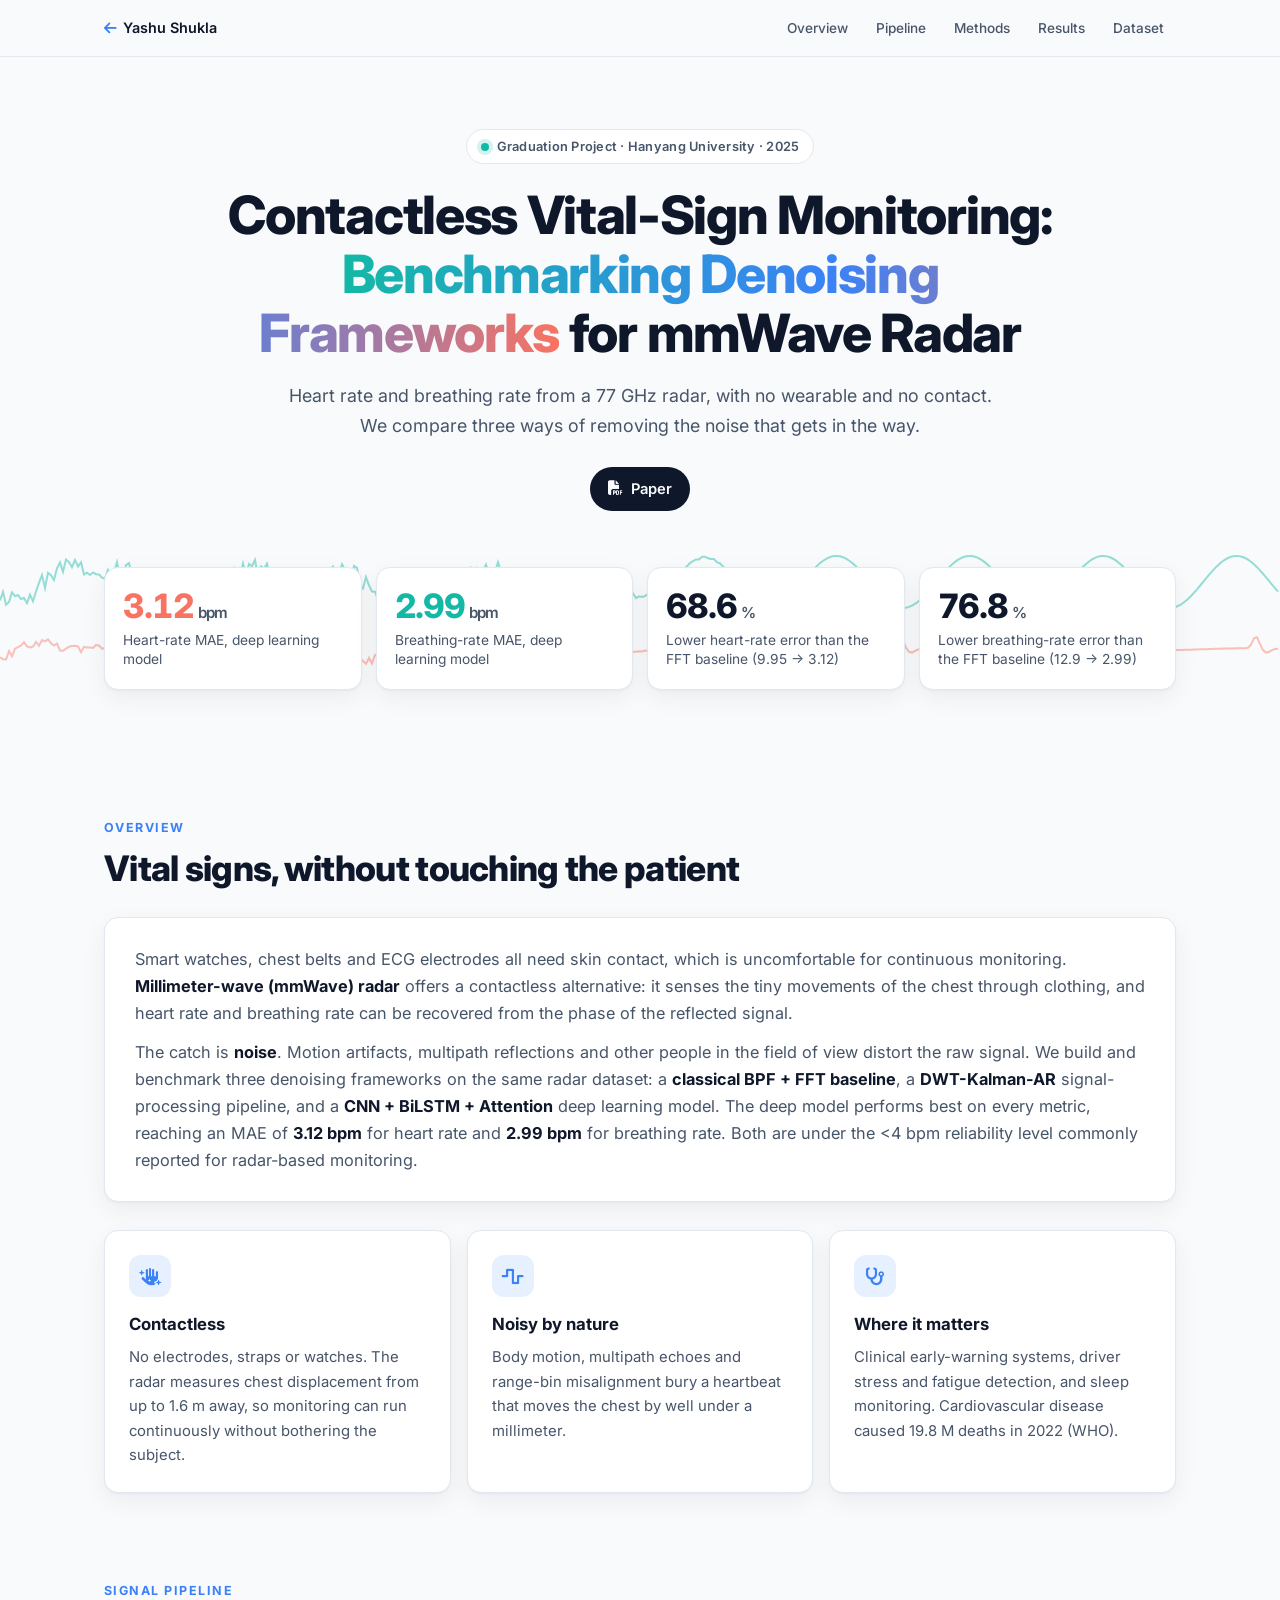
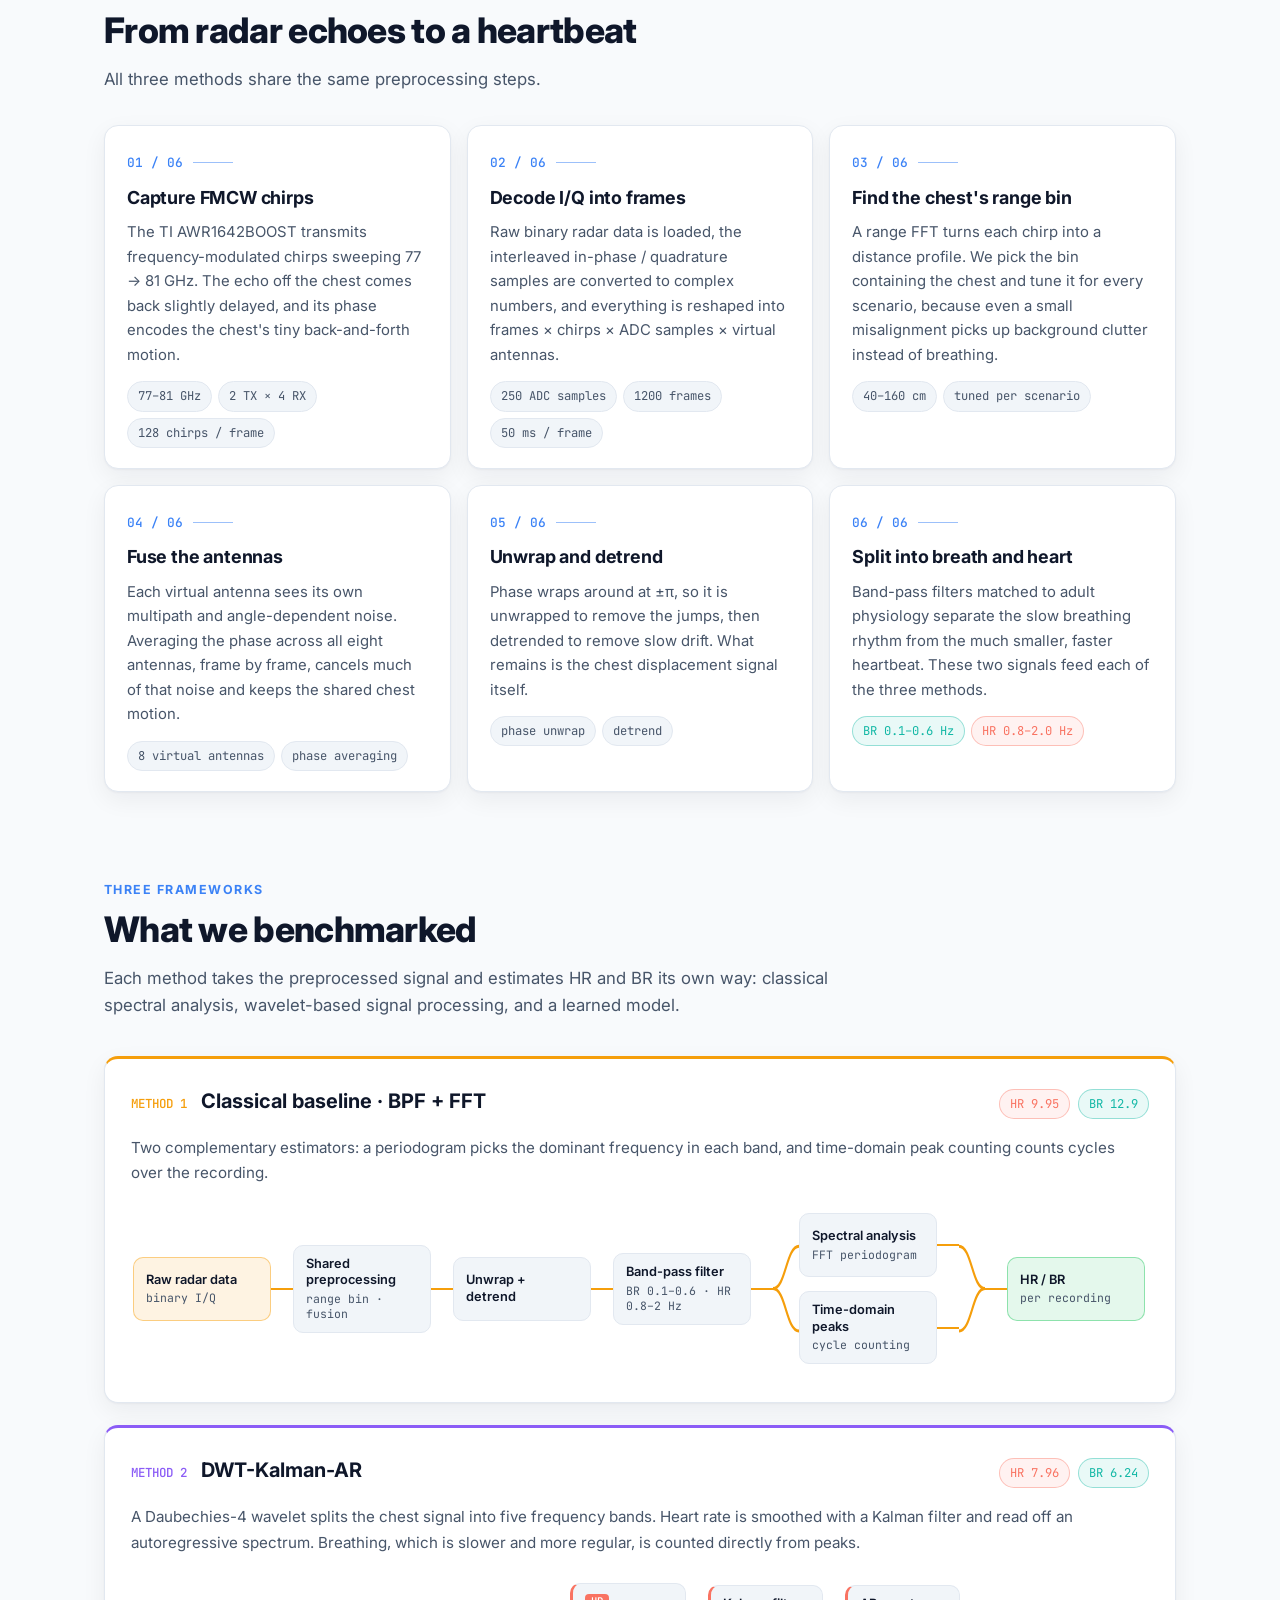
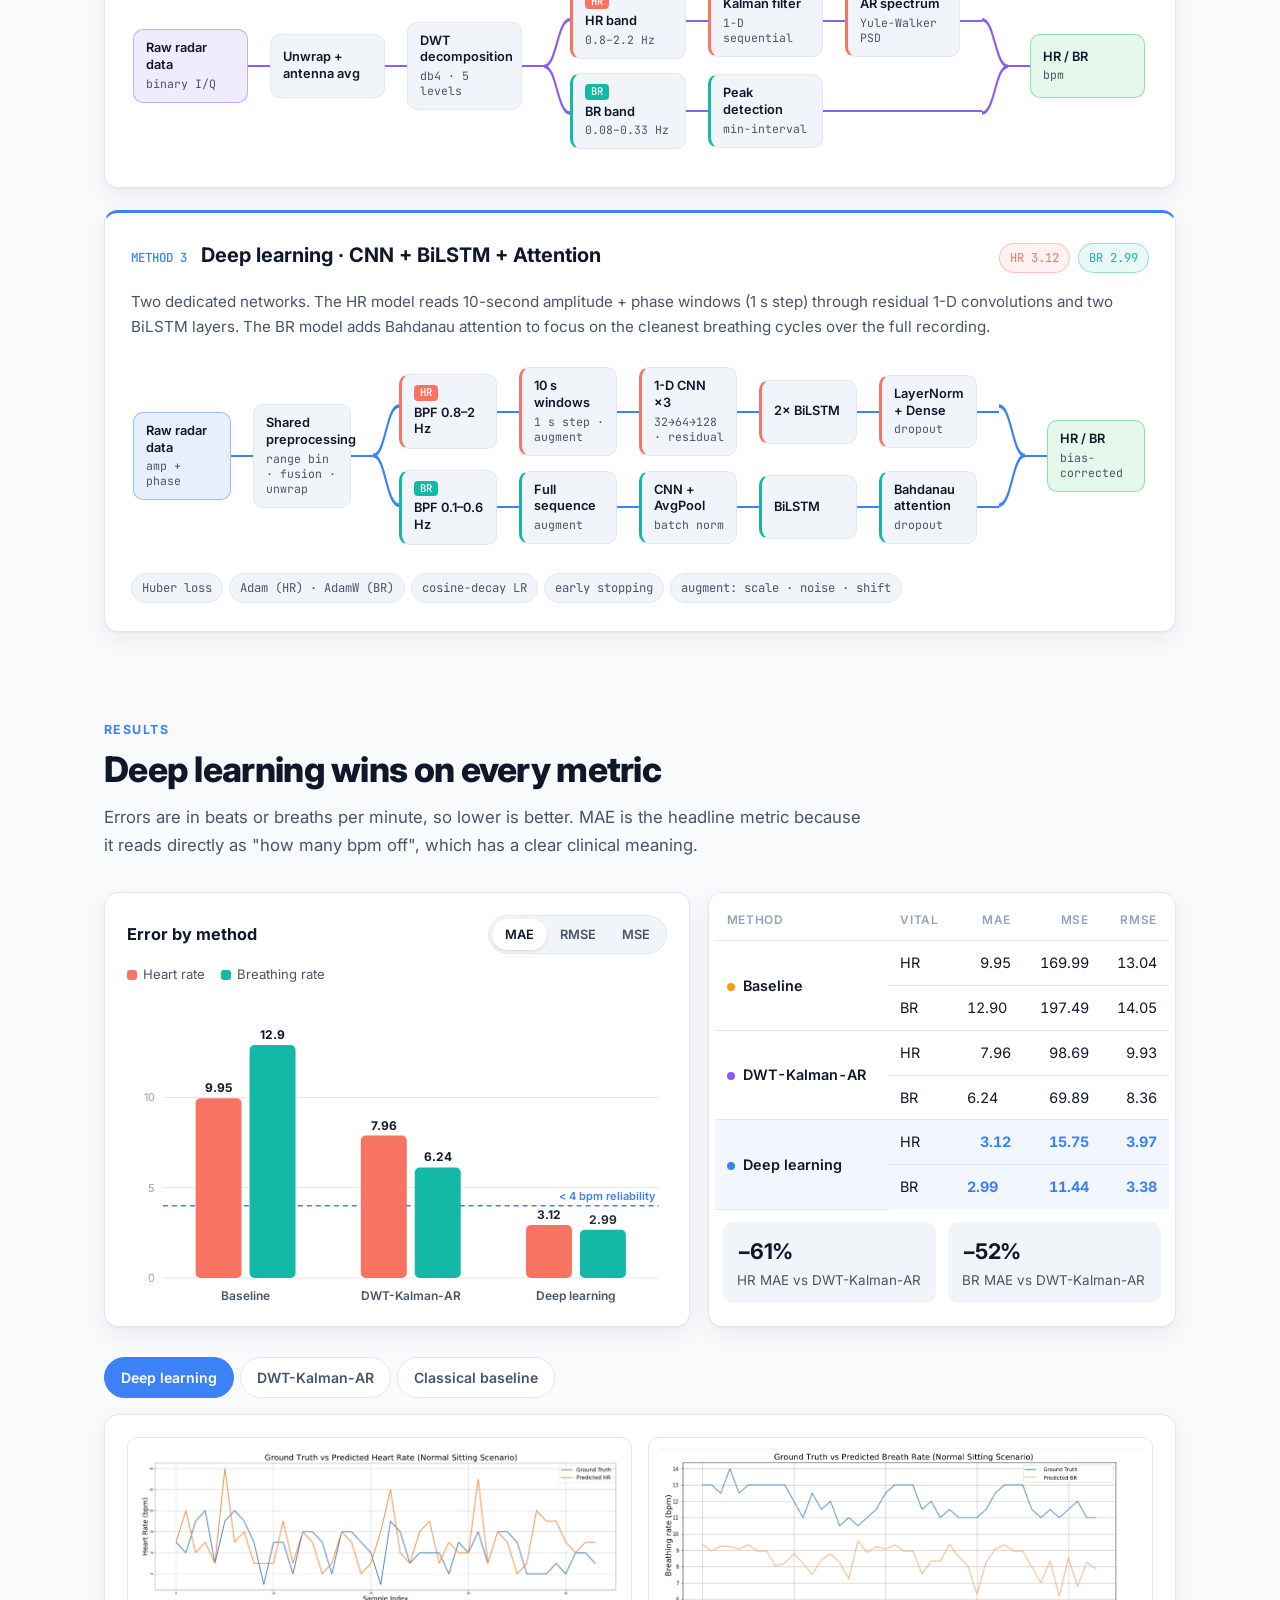
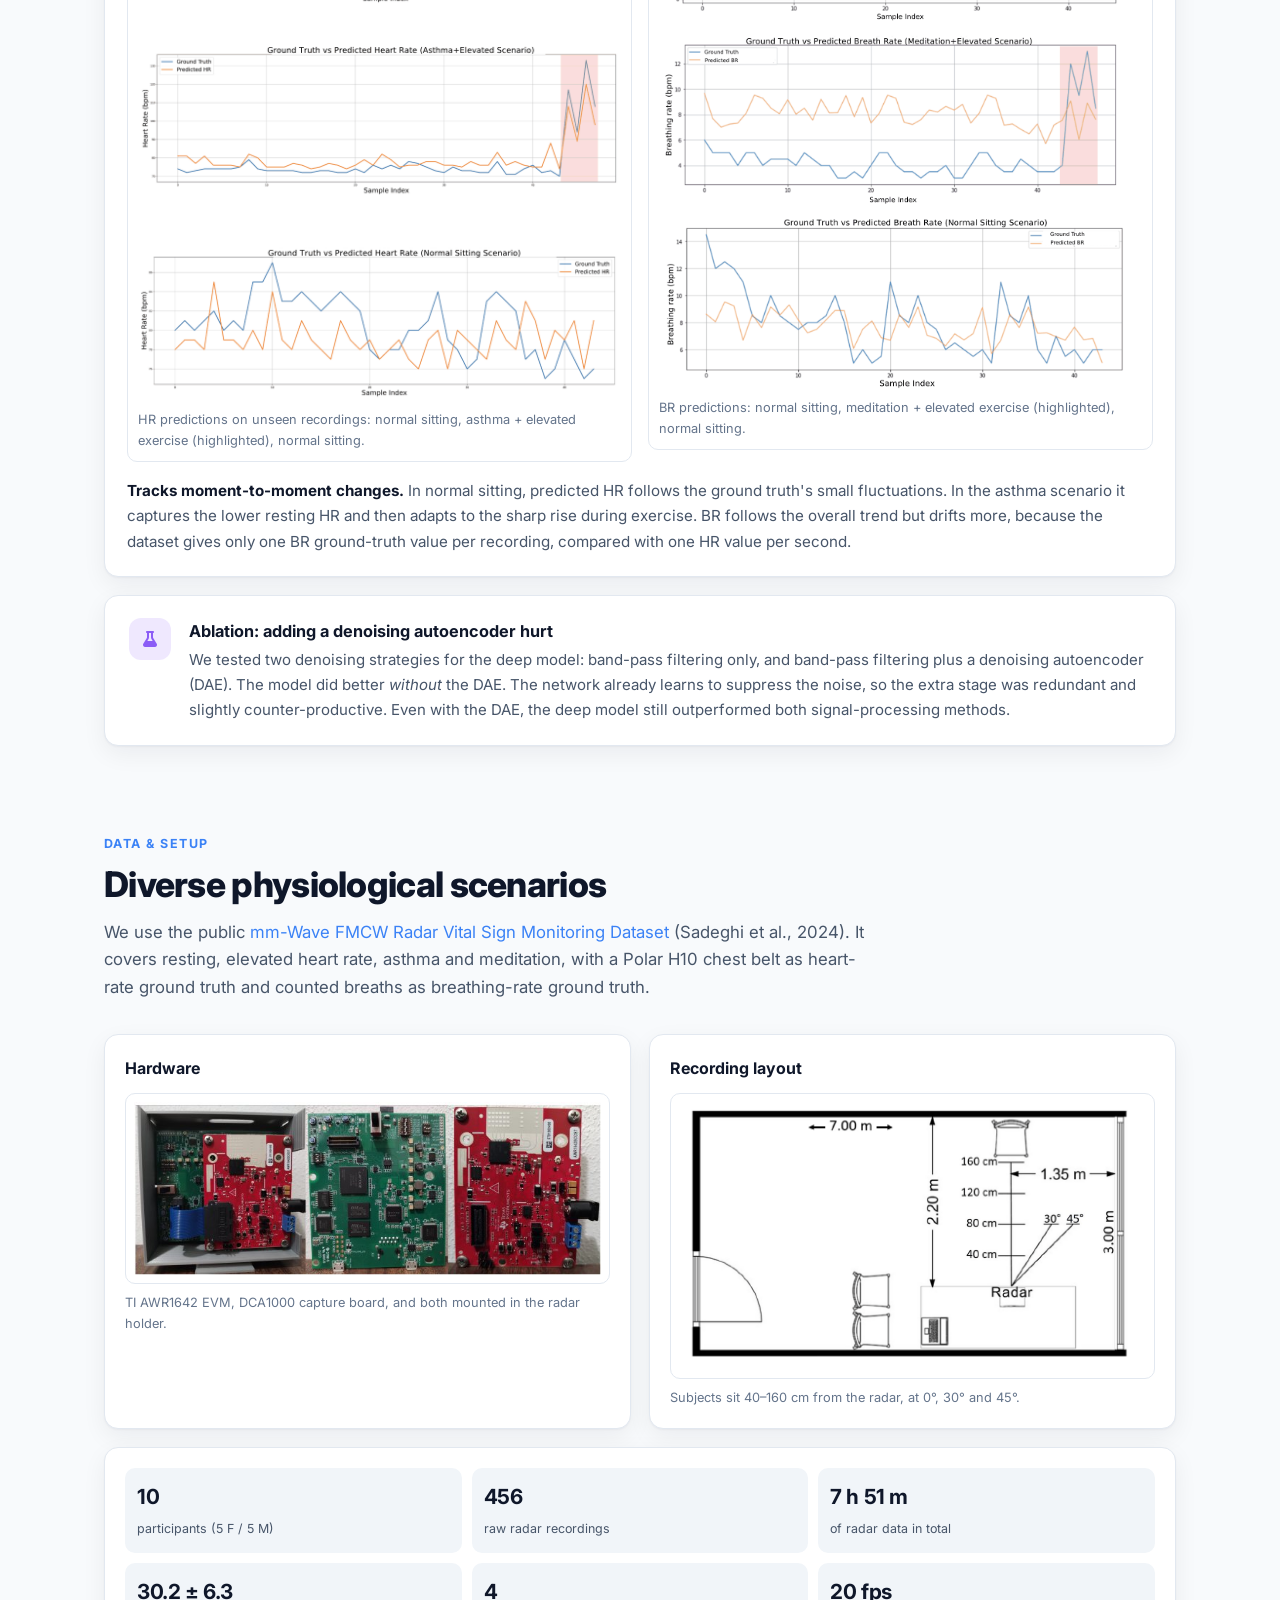
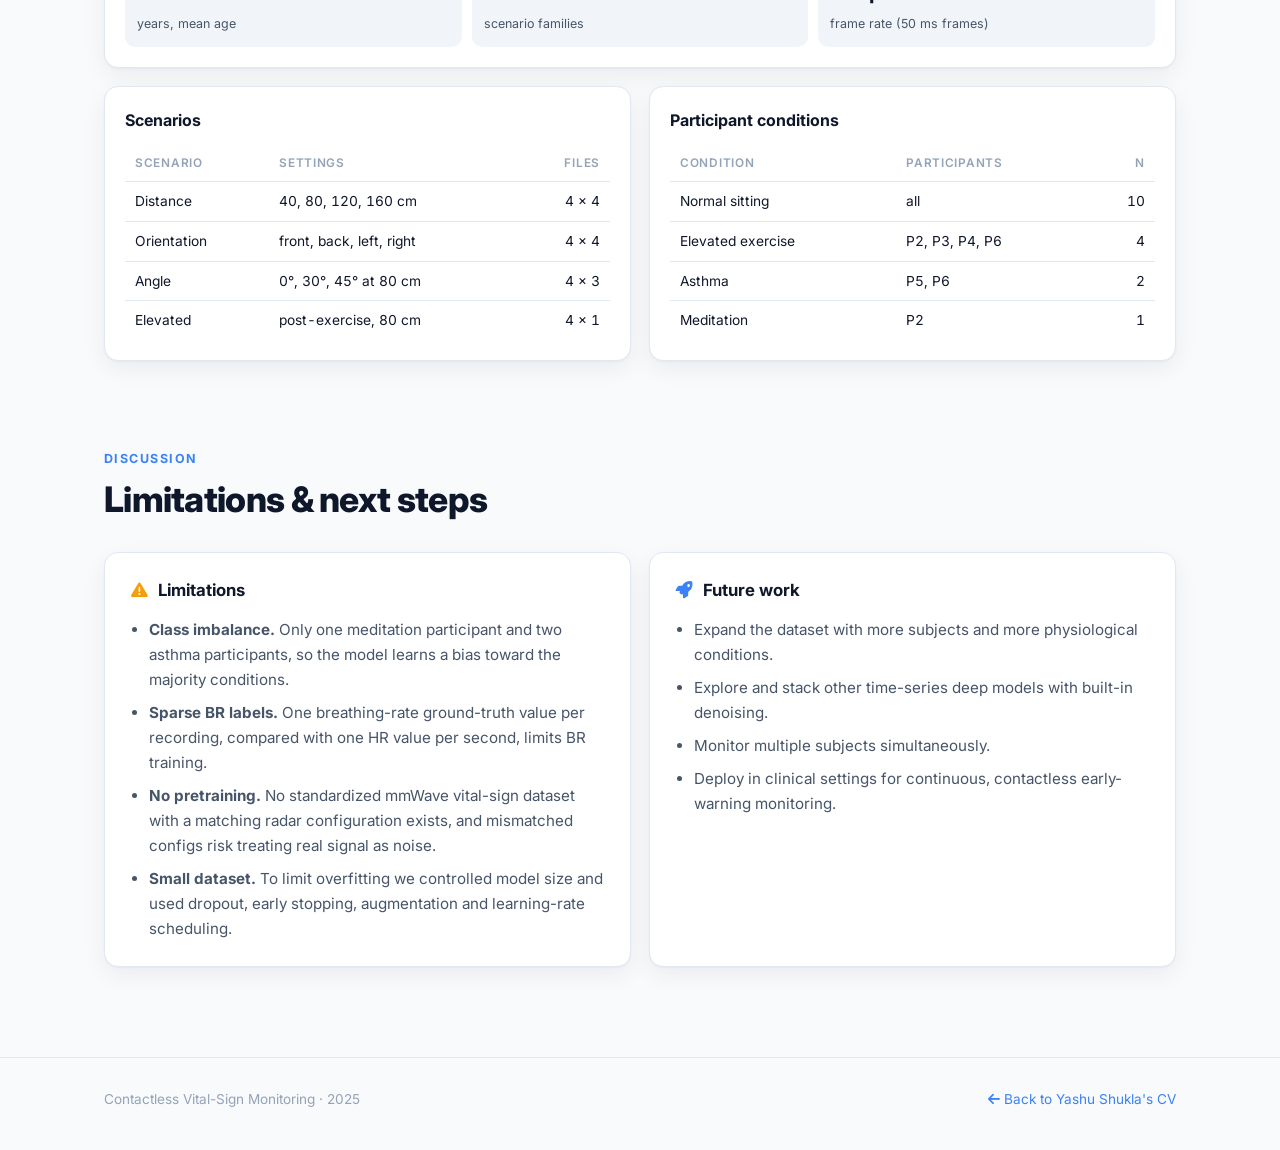
<file: contactless_vitalsign_monitoring/index.html>
<!DOCTYPE html>
<html lang="en">
<head>
<meta charset="UTF-8">
<meta name="viewport" content="width=device-width, initial-scale=1.0">
<title>Contactless Vital-Sign Monitoring</title>
<meta name="description" content="Benchmarking classical, wavelet and deep-learning denoising frameworks for heart-rate and breathing-rate estimation from mmWave FMCW radar.">
<link rel="preconnect" href="https://fonts.googleapis.com">
<link rel="preconnect" href="https://fonts.gstatic.com" crossorigin>
<link rel="stylesheet" href="https://fonts.googleapis.com/css2?family=Inter:wght@300;400;500;600;700;800&family=JetBrains+Mono:wght@400;500&display=swap">
<link rel="stylesheet" href="https://cdnjs.cloudflare.com/ajax/libs/font-awesome/6.4.0/css/all.min.css">
<style>
:root {
    --bg: #f8fafc;
    --surface: #ffffff;
    --surface-2: #f1f5f9;
    --border: #e2e8f0;
    --text: #0f172a;
    --text-2: #475569;
    --text-3: #94a3b8;
    --accent: #3b82f6;
    --accent-soft: rgba(59, 130, 246, 0.12);
    --hr: #f97362;
    --br: #14b8a6;
    --m-base: #f59e0b;
    --m-dwt: #8b5cf6;
    --m-dl: #3b82f6;
    --shadow: 0 1px 2px rgba(15, 23, 42, 0.04), 0 8px 24px rgba(15, 23, 42, 0.06);
    --radius: 14px;
    --mono: 'JetBrains Mono', ui-monospace, SFMono-Regular, Menlo, monospace;
}
@media (prefers-color-scheme: dark) {
    :root:not([data-theme="light"]) {
        --bg: #0b1120;
        --surface: #111827;
        --surface-2: #1e293b;
        --border: #263247;
        --text: #e5e7eb;
        --text-2: #a3b1c6;
        --text-3: #64748b;
        --accent: #60a5fa;
        --accent-soft: rgba(96, 165, 250, 0.14);
        --shadow: 0 1px 2px rgba(0, 0, 0, 0.3), 0 8px 24px rgba(0, 0, 0, 0.35);
    }
}
:root[data-theme="dark"] {
    --bg: #0b1120;
    --surface: #111827;
    --surface-2: #1e293b;
    --border: #263247;
    --text: #e5e7eb;
    --text-2: #a3b1c6;
    --text-3: #64748b;
    --accent: #60a5fa;
    --accent-soft: rgba(96, 165, 250, 0.14);
    --shadow: 0 1px 2px rgba(0, 0, 0, 0.3), 0 8px 24px rgba(0, 0, 0, 0.35);
}

* { box-sizing: border-box; margin: 0; padding: 0; }
html { scroll-behavior: smooth; scroll-padding-top: 72px; }
body {
    font-family: 'Inter', system-ui, -apple-system, sans-serif;
    background: var(--bg);
    color: var(--text);
    line-height: 1.65;
    -webkit-font-smoothing: antialiased;
    overflow-x: hidden;
}
a { color: var(--accent); text-decoration: none; }
a:hover { text-decoration: underline; }
img { max-width: 100%; display: block; }

.wrap { max-width: 1120px; margin: 0 auto; padding: 0 24px; }
@media (max-width: 600px) { .wrap { padding: 0 16px; } }

/* ---------- progress + nav ---------- */
.progress {
    position: fixed; top: 0; left: 0; height: 3px; width: 100%;
    background: linear-gradient(90deg, var(--br), var(--accent), var(--hr));
    transform-origin: 0 50%; transform: scaleX(0); z-index: 60;
}
nav.top {
    position: sticky; top: 0; z-index: 50;
    background: color-mix(in srgb, var(--bg) 82%, transparent);
    backdrop-filter: saturate(1.4) blur(10px);
    -webkit-backdrop-filter: saturate(1.4) blur(10px);
    border-bottom: 1px solid var(--border);
}
nav.top .wrap { display: flex; align-items: center; gap: 22px; height: 56px; }
nav.top .back { font-weight: 600; font-size: 0.9rem; color: var(--text); white-space: nowrap; }
nav.top .back i { margin-right: 6px; color: var(--accent); }
nav.top ul { display: flex; gap: 4px; list-style: none; margin-left: auto; overflow-x: auto; scrollbar-width: none; }
nav.top ul::-webkit-scrollbar { display: none; }
nav.top ul a {
    display: block; padding: 6px 12px; border-radius: 999px;
    font-size: 0.85rem; font-weight: 500; color: var(--text-2); white-space: nowrap;
    transition: background 0.2s, color 0.2s;
}
nav.top ul a:hover { text-decoration: none; color: var(--text); background: var(--surface-2); }
nav.top ul a.on { color: var(--accent); background: var(--accent-soft); }
@media (max-width: 760px) { nav.top ul { display: none; } }

/* ---------- hero ---------- */
.hero { position: relative; padding: 72px 0 40px; text-align: center; overflow: hidden; }
.hero canvas { position: absolute; inset: 0; width: 100%; height: 100%; opacity: 0.55; pointer-events: none; }
.hero .wrap { position: relative; }
.eyebrow {
    display: inline-flex; align-items: center; gap: 8px;
    padding: 6px 14px; border-radius: 999px;
    background: var(--surface); border: 1px solid var(--border);
    font-size: 0.8rem; font-weight: 600; color: var(--text-2); letter-spacing: 0.02em;
}
.eyebrow .dot { width: 8px; height: 8px; border-radius: 50%; background: var(--br); box-shadow: 0 0 0 4px rgba(20, 184, 166, 0.18); animation: beat 1.1s infinite; }
@keyframes beat { 0%, 100% { transform: scale(1); } 15% { transform: scale(1.35); } 30% { transform: scale(1); } }
.hero h1 {
    margin: 22px auto 0; max-width: 900px;
    font-size: clamp(2rem, 4.6vw, 3.3rem); line-height: 1.12; font-weight: 800; letter-spacing: -0.025em;
}
.hero h1 .grad { background: linear-gradient(90deg, var(--br), var(--accent) 55%, var(--hr)); -webkit-background-clip: text; background-clip: text; color: transparent; }
.hero .sub { margin: 18px auto 0; max-width: 720px; font-size: 1.12rem; color: var(--text-2); }
.authors { margin-top: 28px; font-size: 1.05rem; }
.authors span { margin: 0 10px; white-space: nowrap; }
.authors .me { font-weight: 600; }
.affil { margin-top: 6px; color: var(--text-2); font-size: 0.95rem; }
.btns { margin-top: 26px; display: flex; gap: 10px; justify-content: center; flex-wrap: wrap; }
.btn {
    display: inline-flex; align-items: center; gap: 8px;
    padding: 10px 18px; border-radius: 999px;
    background: var(--text); color: var(--bg); font-weight: 600; font-size: 0.92rem;
    transition: transform 0.2s, box-shadow 0.2s;
}
.btn:hover { text-decoration: none; transform: translateY(-2px); box-shadow: var(--shadow); }
.btn.ghost { background: var(--surface); color: var(--text); border: 1px solid var(--border); }

/* ---------- stats ---------- */
.stats { display: grid; grid-template-columns: repeat(4, 1fr); gap: 14px; margin-top: 56px; }
.stat {
    background: var(--surface); border: 1px solid var(--border); border-radius: var(--radius);
    padding: 20px 18px; text-align: left; box-shadow: var(--shadow);
}
.stat .num { font-size: 2.1rem; font-weight: 800; letter-spacing: -0.03em; line-height: 1.1; font-variant-numeric: tabular-nums; }
.stat .num small { font-size: 0.95rem; font-weight: 600; color: var(--text-2); margin-left: 4px; }
.stat .lbl { margin-top: 6px; font-size: 0.86rem; color: var(--text-2); line-height: 1.4; }
.stat.hr .num { color: var(--hr); }
.stat.br .num { color: var(--br); }
@media (max-width: 860px) { .stats { grid-template-columns: repeat(2, 1fr); } }

/* ---------- sections ---------- */
section.block { padding: 88px 0 0; }
.kicker { font-size: 0.78rem; font-weight: 700; letter-spacing: 0.12em; text-transform: uppercase; color: var(--accent); }
h2.title { margin-top: 8px; font-size: clamp(1.6rem, 3vw, 2.2rem); font-weight: 800; letter-spacing: -0.02em; line-height: 1.2; }
.lead { margin-top: 14px; max-width: 760px; color: var(--text-2); font-size: 1.05rem; }
.card {
    background: var(--surface); border: 1px solid var(--border);
    border-radius: var(--radius); box-shadow: var(--shadow);
}

/* reveal */
.rv { opacity: 0; transform: translateY(26px); transition: opacity 0.7s ease, transform 0.7s cubic-bezier(.2,.7,.2,1); }
.rv.in { opacity: 1; transform: none; }

/* ---------- abstract ---------- */
.abstract { margin-top: 28px; padding: 28px 30px; font-size: 1.02rem; color: var(--text-2); }
.abstract p + p { margin-top: 12px; }
.abstract strong { color: var(--text); }

.why { display: grid; grid-template-columns: repeat(3, 1fr); gap: 16px; margin-top: 28px; }
.why .card { padding: 24px; }
.why .ic {
    width: 42px; height: 42px; border-radius: 12px; display: grid; place-items: center;
    background: var(--accent-soft); color: var(--accent); font-size: 1.1rem;
}
.why h3 { margin-top: 14px; font-size: 1.05rem; }
.why p { margin-top: 6px; font-size: 0.93rem; color: var(--text-2); }
@media (max-width: 860px) { .why { grid-template-columns: 1fr; } }

/* ---------- pipeline steps ---------- */
.story { margin-top: 32px; }
.story .steps { display: grid; grid-template-columns: repeat(3, 1fr); gap: 16px; }
.step {
    background: var(--surface); border: 1px solid var(--border); border-radius: var(--radius);
    box-shadow: var(--shadow); padding: 22px 22px 20px;
}
.step .n {
    font-family: var(--mono); font-size: 0.8rem; font-weight: 500; color: var(--accent);
    display: inline-flex; align-items: center; gap: 10px;
}
.step .n::after { content: ''; width: 40px; height: 1px; background: currentColor; opacity: 0.5; }
.step h3 { margin-top: 8px; font-size: 1.12rem; letter-spacing: -0.01em; }
.step p { margin-top: 8px; color: var(--text-2); font-size: 0.93rem; }
.step .chips { margin-top: 14px; display: flex; flex-wrap: wrap; gap: 6px; }
.chip {
    font-family: var(--mono); font-size: 0.76rem; padding: 4px 10px; border-radius: 999px;
    background: var(--surface-2); color: var(--text-2); border: 1px solid var(--border);
}
.chip.hr { color: var(--hr); border-color: color-mix(in srgb, var(--hr) 40%, transparent); background: color-mix(in srgb, var(--hr) 9%, transparent); }
.chip.br { color: var(--br); border-color: color-mix(in srgb, var(--br) 40%, transparent); background: color-mix(in srgb, var(--br) 9%, transparent); }
@media (max-width: 900px) { .story .steps { grid-template-columns: repeat(2, 1fr); } }
@media (max-width: 600px) { .story .steps { grid-template-columns: 1fr; } }

/* ---------- method flowcharts ---------- */
.methods { display: flex; flex-direction: column; gap: 22px; margin-top: 36px; }
.method { padding: 26px 26px 28px; --mc: var(--accent); border-top: 3px solid var(--mc); }
.method.base { --mc: var(--m-base); }
.method.dwt { --mc: var(--m-dwt); }
.method.dl { --mc: var(--m-dl); }
.mhead { display: flex; align-items: baseline; gap: 14px; flex-wrap: wrap; }
.mhead .tag { font-family: var(--mono); font-size: 0.78rem; color: var(--mc); font-weight: 500; }
.mhead h3 { font-size: 1.25rem; }
.mhead .res { margin-left: auto; display: flex; gap: 8px; }
.mhead p { flex-basis: 100%; color: var(--text-2); font-size: 0.95rem; margin-top: 2px; }
.flow-scroll { margin-top: 22px; overflow-x: auto; padding: 6px 2px 10px; }
.flow { display: flex; align-items: center; min-width: max-content; }
.flow .split { display: flex; flex-direction: column; gap: 14px; position: relative; padding: 0 0 0 0; }
.flow .lane { display: flex; align-items: center; position: relative; }
.fn .lt {
    align-self: flex-start; margin-bottom: 4px; padding: 1px 6px; border-radius: 4px;
    font-family: var(--mono); font-size: 0.66rem; font-weight: 500; color: #fff;
}
.lane.hr .lt { background: var(--hr); }
.lane.br .lt { background: var(--br); }
.arrow.tail { flex: 1 1 auto; width: auto; min-width: 22px; }
.fn {
    position: relative; flex: 0 0 auto; width: var(--nw, 138px); min-height: 64px;
    padding: 10px 12px; border-radius: 10px;
    background: var(--surface-2); border: 1px solid var(--border);
    font-size: 0.8rem; line-height: 1.3; font-weight: 600; color: var(--text);
    display: flex; flex-direction: column; justify-content: center;
    opacity: 0; transform: translateY(12px) scale(0.96);
    transition: opacity 0.5s ease, transform 0.5s cubic-bezier(.2,.8,.2,1), border-color 0.3s, box-shadow 0.3s;
}
.fn small { display: block; margin-top: 3px; font-weight: 400; font-size: 0.72rem; color: var(--text-2); font-family: var(--mono); }
.fn.io { background: color-mix(in srgb, var(--mc) 12%, var(--surface)); border-color: color-mix(in srgb, var(--mc) 45%, transparent); }
.fn.out { background: color-mix(in srgb, #22c55e 12%, var(--surface)); border-color: color-mix(in srgb, #22c55e 45%, transparent); }
.fn.muted { opacity: 0; border-style: dashed; color: var(--text-3); }
.lane.hr .fn:not(.out) { border-left: 3px solid var(--hr); }
.lane.br .fn:not(.out) { border-left: 3px solid var(--br); }
.fn:hover { border-color: var(--mc); box-shadow: 0 0 0 4px color-mix(in srgb, var(--mc) 14%, transparent); }
.arrow { flex: 0 0 auto; width: 22px; height: 2px; position: relative; background: var(--border); overflow: hidden; }
.arrow::before {
    content: ''; position: absolute; inset: 0; background: var(--mc);
    transform-origin: 0 50%; transform: scaleX(0); transition: transform 0.4s ease;
}
.arrow::after {
    content: ''; position: absolute; top: -2px; left: -10px; width: 10px; height: 6px; border-radius: 3px;
    background: #fff; opacity: 0; box-shadow: 0 0 8px 2px var(--mc);
}
.flow.go .fn { opacity: 1; transform: none; }
.flow.go .fn.muted { opacity: 0.75; }
.flow.go .arrow::before { transform: scaleX(1); }
.flow.go.live .arrow::after { opacity: 1; animation: pulse 1.6s linear infinite; animation-delay: var(--pd, 0s); }
@keyframes pulse { from { left: -10px; } to { left: 100%; } }
.fork { flex: 0 0 auto; width: 26px; align-self: stretch; position: relative; }
.fork svg { position: absolute; inset: 0; width: 100%; height: 100%; overflow: visible; }
.fork path { fill: none; stroke: var(--mc); stroke-width: 2; stroke-dasharray: 200; stroke-dashoffset: 200; transition: stroke-dashoffset 0.6s ease; }
.flow.go .fork path { stroke-dashoffset: 0; }
.mnote { margin-top: 18px; display: flex; flex-wrap: wrap; gap: 6px; }

/* ---------- results ---------- */
.results { display: grid; grid-template-columns: 1.25fr 1fr; gap: 18px; margin-top: 32px; }
.chart-card { padding: 22px 22px 14px; }
.chart-head { display: flex; align-items: center; gap: 12px; flex-wrap: wrap; }
.chart-head h3 { font-size: 1.02rem; }
.seg-btns { margin-left: auto; display: inline-flex; background: var(--surface-2); border: 1px solid var(--border); border-radius: 999px; padding: 3px; }
.seg-btns button {
    font: inherit; font-size: 0.8rem; font-weight: 600; border: 0; background: transparent; color: var(--text-2);
    padding: 5px 13px; border-radius: 999px; cursor: pointer; transition: background 0.2s, color 0.2s;
}
.seg-btns button.on { background: var(--surface); color: var(--text); box-shadow: 0 1px 3px rgba(0,0,0,0.12); }
.legend { display: flex; gap: 16px; margin-top: 10px; font-size: 0.82rem; color: var(--text-2); }
.legend span::before { content: ''; display: inline-block; width: 10px; height: 10px; border-radius: 3px; margin-right: 6px; vertical-align: -1px; background: var(--c); }
#chart { width: 100%; height: 320px; display: block; margin-top: 6px; }
#chart text { font-family: 'Inter', sans-serif; }
.tbl-card { padding: 8px 6px; overflow-x: auto; }
table { width: 100%; border-collapse: collapse; font-size: 0.9rem; font-variant-numeric: tabular-nums; }
th, td { padding: 10px 12px; text-align: right; border-bottom: 1px solid var(--border); }
th:first-child, td:first-child, th:nth-child(2), td:nth-child(2) { text-align: left; }
thead th { font-size: 0.74rem; text-transform: uppercase; letter-spacing: 0.06em; color: var(--text-3); font-weight: 600; }
tbody tr:last-child td { border-bottom: 0; }
td.m { font-weight: 600; }
td .sw { display: inline-block; width: 8px; height: 8px; border-radius: 50%; margin-right: 8px; background: var(--c); }
tr.best td { background: color-mix(in srgb, var(--accent) 7%, transparent); }
td.win { font-weight: 700; color: var(--accent); }
.vs { margin-top: 12px; display: grid; grid-template-columns: 1fr 1fr; gap: 12px; padding: 0 8px 10px; }
.vs div { background: var(--surface-2); border-radius: 10px; padding: 12px 14px; font-size: 0.84rem; color: var(--text-2); }
.vs b { display: block; font-size: 1.35rem; color: var(--text); letter-spacing: -0.02em; }
@media (max-width: 900px) { .results { grid-template-columns: 1fr; } }

/* qualitative */
.tabs { display: inline-flex; gap: 6px; margin-top: 30px; flex-wrap: wrap; }
.tabs button {
    font: inherit; font-size: 0.88rem; font-weight: 600; cursor: pointer;
    padding: 8px 16px; border-radius: 999px; border: 1px solid var(--border);
    background: var(--surface); color: var(--text-2); transition: all 0.2s;
}
.tabs button.on { color: #fff; background: var(--c); border-color: var(--c); }
.panes { margin-top: 16px; }
.pane { display: none; padding: 22px; }
.pane.on { display: block; animation: fadeUp 0.45s ease; }
@keyframes fadeUp { from { opacity: 0; transform: translateY(10px); } to { opacity: 1; transform: none; } }
.pane .figs { display: grid; grid-template-columns: 1fr 1fr; gap: 16px; align-items: start; }
.pane figure { background: #fff; border: 1px solid var(--border); border-radius: 10px; padding: 10px; cursor: zoom-in; transition: box-shadow 0.2s, transform 0.2s; }
.pane figure:hover { box-shadow: var(--shadow); transform: translateY(-2px); }
.pane figcaption, .fig-cap { margin-top: 8px; font-size: 0.8rem; color: #64748b; }
.pane .obs { margin-top: 16px; color: var(--text-2); font-size: 0.95rem; }
.pane .obs b { color: var(--text); }
@media (max-width: 760px) { .pane .figs { grid-template-columns: 1fr; } }

/* ablation */
.ablate { margin-top: 18px; padding: 22px 24px; display: flex; gap: 18px; align-items: flex-start; }
.ablate .ic { flex: 0 0 auto; width: 42px; height: 42px; border-radius: 12px; display: grid; place-items: center; background: color-mix(in srgb, var(--m-dwt) 14%, transparent); color: var(--m-dwt); }
.ablate h3 { font-size: 1.02rem; }
.ablate p { margin-top: 4px; color: var(--text-2); font-size: 0.94rem; }

/* ---------- dataset ---------- */
.data-grid { display: grid; grid-template-columns: 1fr 1fr; gap: 18px; margin-top: 32px; }
.data-grid .card { padding: 20px; }
.data-grid h3 { font-size: 1rem; margin-bottom: 12px; }
.photo { background: #fff; border-radius: 10px; padding: 8px; border: 1px solid var(--border); cursor: zoom-in; }
.facts { display: grid; grid-template-columns: repeat(3, 1fr); gap: 10px; }
.facts div { background: var(--surface-2); border-radius: 10px; padding: 12px; }
.facts b { display: block; font-size: 1.3rem; letter-spacing: -0.02em; }
.facts span { font-size: 0.78rem; color: var(--text-2); }
.data-grid table { font-size: 0.86rem; }
.data-grid td, .data-grid th { padding: 8px 10px; }
.span2 { grid-column: 1 / -1; }
@media (max-width: 860px) { .data-grid { grid-template-columns: 1fr; } .facts { grid-template-columns: repeat(2, 1fr); } }

/* ---------- limitations ---------- */
.two { display: grid; grid-template-columns: 1fr 1fr; gap: 18px; margin-top: 32px; }
.two .card { padding: 24px 26px; }
.two h3 { font-size: 1.05rem; display: flex; align-items: center; gap: 10px; }
.two ul { margin-top: 12px; padding-left: 18px; color: var(--text-2); font-size: 0.95rem; }
.two li + li { margin-top: 8px; }
@media (max-width: 860px) { .two { grid-template-columns: 1fr; } }

footer { margin-top: 90px; padding: 30px 0 40px; border-top: 1px solid var(--border); color: var(--text-3); font-size: 0.85rem; }
footer .wrap { display: flex; justify-content: space-between; gap: 12px; flex-wrap: wrap; }

/* lightbox */
.lb { position: fixed; inset: 0; z-index: 100; background: rgba(2, 6, 23, 0.82); display: none; place-items: center; padding: 24px; cursor: zoom-out; }
.lb.on { display: grid; animation: fadeUp 0.25s ease; }
.lb img { max-width: min(1200px, 100%); max-height: 88vh; background: #fff; border-radius: 10px; padding: 10px; }

@media (prefers-reduced-motion: reduce) {
    * { animation: none !important; transition: none !important; }
    .rv, .fn { opacity: 1 !important; transform: none !important; }
}
</style>
</head>
<body>
<div class="progress" id="progress"></div>

<nav class="top">
    <div class="wrap">
        <a class="back" href="../"><i class="fa-solid fa-arrow-left"></i>Yashu Shukla</a>
        <ul id="navlinks">
            <li><a href="#overview">Overview</a></li>
            <li><a href="#pipeline">Pipeline</a></li>
            <li><a href="#methods">Methods</a></li>
            <li><a href="#results">Results</a></li>
            <li><a href="#dataset">Dataset</a></li>
        </ul>
    </div>
</nav>

<header class="hero">
    <canvas id="heroWave" aria-hidden="true"></canvas>
    <div class="wrap">
        <span class="eyebrow"><span class="dot"></span>Graduation Project · Hanyang University · 2025</span>
        <h1>Contactless Vital-Sign Monitoring: <span class="grad">Benchmarking Denoising Frameworks</span> for mmWave Radar</h1>
        <p class="sub">Heart rate and breathing rate from a 77 GHz radar, with no wearable and no contact. We compare three ways of removing the noise that gets in the way.</p>
        <div class="btns">
            <a class="btn" href="paper.pdf" target="_blank"><i class="fa-solid fa-file-pdf"></i>Paper</a>
        </div>

        <div class="stats">
            <div class="stat hr rv"><div class="num"><span data-count="3.12" data-dec="2">0</span><small>bpm</small></div><div class="lbl">Heart-rate MAE, deep learning model</div></div>
            <div class="stat br rv"><div class="num"><span data-count="2.99" data-dec="2">0</span><small>bpm</small></div><div class="lbl">Breathing-rate MAE, deep learning model</div></div>
            <div class="stat rv"><div class="num"><span data-count="68.6" data-dec="1">0</span><small>%</small></div><div class="lbl">Lower heart-rate error than the FFT baseline (9.95 → 3.12)</div></div>
            <div class="stat rv"><div class="num"><span data-count="76.8" data-dec="1">0</span><small>%</small></div><div class="lbl">Lower breathing-rate error than the FFT baseline (12.9 → 2.99)</div></div>
        </div>
    </div>
</header>

<main class="wrap">

    <!-- ===== Overview ===== -->
    <section class="block" id="overview">
        <div class="rv">
            <div class="kicker">Overview</div>
            <h2 class="title">Vital signs, without touching the patient</h2>
        </div>
        <div class="card abstract rv">
            <p>Smart watches, chest belts and ECG electrodes all need skin contact, which is uncomfortable for continuous monitoring. <strong>Millimeter-wave (mmWave) radar</strong> offers a contactless alternative: it senses the tiny movements of the chest through clothing, and heart rate and breathing rate can be recovered from the phase of the reflected signal.</p>
            <p>The catch is <strong>noise</strong>. Motion artifacts, multipath reflections and other people in the field of view distort the raw signal. We build and benchmark three denoising frameworks on the same radar dataset: a <strong>classical BPF + FFT baseline</strong>, a <strong>DWT-Kalman-AR</strong> signal-processing pipeline, and a <strong>CNN + BiLSTM + Attention</strong> deep learning model. The deep model performs best on every metric, reaching an MAE of <strong>3.12 bpm</strong> for heart rate and <strong>2.99 bpm</strong> for breathing rate. Both are under the &lt;4 bpm reliability level commonly reported for radar-based monitoring.</p>
        </div>
        <div class="why">
            <div class="card rv"><div class="ic"><i class="fa-solid fa-hand-sparkles"></i></div><h3>Contactless</h3><p>No electrodes, straps or watches. The radar measures chest displacement from up to 1.6 m away, so monitoring can run continuously without bothering the subject.</p></div>
            <div class="card rv"><div class="ic"><i class="fa-solid fa-wave-square"></i></div><h3>Noisy by nature</h3><p>Body motion, multipath echoes and range-bin misalignment bury a heartbeat that moves the chest by well under a millimeter.</p></div>
            <div class="card rv"><div class="ic"><i class="fa-solid fa-stethoscope"></i></div><h3>Where it matters</h3><p>Clinical early-warning systems, driver stress and fatigue detection, and sleep monitoring. Cardiovascular disease caused 19.8 M deaths in 2022 (WHO).</p></div>
        </div>
    </section>

    <!-- ===== Pipeline scrollytelling ===== -->
    <section class="block" id="pipeline">
        <div class="rv">
            <div class="kicker">Signal pipeline</div>
            <h2 class="title">From radar echoes to a heartbeat</h2>
            <p class="lead">All three methods share the same preprocessing steps.</p>
        </div>
        <div class="story">
            <div class="steps" id="steps">
                <div class="step rv" data-step="0">
                    <span class="n">01 / 06</span>
                    <h3>Capture FMCW chirps</h3>
                    <p>The TI AWR1642BOOST transmits frequency-modulated chirps sweeping 77 → 81 GHz. The echo off the chest comes back slightly delayed, and its phase encodes the chest's tiny back-and-forth motion.</p>
                    <div class="chips"><span class="chip">77–81 GHz</span><span class="chip">2 TX × 4 RX</span><span class="chip">128 chirps / frame</span></div>
                </div>
                <div class="step rv" data-step="1">
                    <span class="n">02 / 06</span>
                    <h3>Decode I/Q into frames</h3>
                    <p>Raw binary radar data is loaded, the interleaved in-phase / quadrature samples are converted to complex numbers, and everything is reshaped into frames × chirps × ADC samples × virtual antennas.</p>
                    <div class="chips"><span class="chip">250 ADC samples</span><span class="chip">1200 frames</span><span class="chip">50 ms / frame</span></div>
                </div>
                <div class="step rv" data-step="2">
                    <span class="n">03 / 06</span>
                    <h3>Find the chest's range bin</h3>
                    <p>A range FFT turns each chirp into a distance profile. We pick the bin containing the chest and tune it for every scenario, because even a small misalignment picks up background clutter instead of breathing.</p>
                    <div class="chips"><span class="chip">40–160 cm</span><span class="chip">tuned per scenario</span></div>
                </div>
                <div class="step rv" data-step="3">
                    <span class="n">04 / 06</span>
                    <h3>Fuse the antennas</h3>
                    <p>Each virtual antenna sees its own multipath and angle-dependent noise. Averaging the phase across all eight antennas, frame by frame, cancels much of that noise and keeps the shared chest motion.</p>
                    <div class="chips"><span class="chip">8 virtual antennas</span><span class="chip">phase averaging</span></div>
                </div>
                <div class="step rv" data-step="4">
                    <span class="n">05 / 06</span>
                    <h3>Unwrap and detrend</h3>
                    <p>Phase wraps around at ±π, so it is unwrapped to remove the jumps, then detrended to remove slow drift. What remains is the chest displacement signal itself.</p>
                    <div class="chips"><span class="chip">phase unwrap</span><span class="chip">detrend</span></div>
                </div>
                <div class="step rv" data-step="5">
                    <span class="n">06 / 06</span>
                    <h3>Split into breath and heart</h3>
                    <p>Band-pass filters matched to adult physiology separate the slow breathing rhythm from the much smaller, faster heartbeat. These two signals feed each of the three methods.</p>
                    <div class="chips"><span class="chip br">BR 0.1–0.6 Hz</span><span class="chip hr">HR 0.8–2.0 Hz</span></div>
                </div>
            </div>
        </div>
    </section>

    <!-- ===== Methods ===== -->
    <section class="block" id="methods">
        <div class="rv">
            <div class="kicker">Three frameworks</div>
            <h2 class="title">What we benchmarked</h2>
            <p class="lead">Each method takes the preprocessed signal and estimates HR and BR its own way: classical spectral analysis, wavelet-based signal processing, and a learned model.</p>
        </div>
        <div class="methods">
            <div class="card method base rv">
                <div class="mhead">
                    <span class="tag">METHOD 1</span><h3>Classical baseline · BPF + FFT</h3>
                    <span class="res"><span class="chip hr">HR 9.95</span><span class="chip br">BR 12.9</span></span>
                    <p>Two complementary estimators: a periodogram picks the dominant frequency in each band, and time-domain peak counting counts cycles over the recording.</p>
                </div>
                <div class="flow-scroll"><div class="flow" data-flow='[
                    {"t":"Raw radar data","s":"binary I/Q","c":"io"},
                    {"t":"Shared preprocessing","s":"range bin · fusion"},
                    {"t":"Unwrap + detrend"},
                    {"t":"Band-pass filter","s":"BR 0.1–0.6 · HR 0.8–2 Hz"},
                    {"split":[[{"t":"Spectral analysis","s":"FFT periodogram"}],[{"t":"Time-domain peaks","s":"cycle counting"}]],"labels":["","" ]},
                    {"t":"HR / BR","s":"per recording","c":"out"}]'></div></div>
            </div>

            <div class="card method dwt rv">
                <div class="mhead">
                    <span class="tag">METHOD 2</span><h3>DWT-Kalman-AR</h3>
                    <span class="res"><span class="chip hr">HR 7.96</span><span class="chip br">BR 6.24</span></span>
                    <p>A Daubechies-4 wavelet splits the chest signal into five frequency bands. Heart rate is smoothed with a Kalman filter and read off an autoregressive spectrum. Breathing, which is slower and more regular, is counted directly from peaks.</p>
                </div>
                <div class="flow-scroll"><div class="flow" data-flow='[
                    {"t":"Raw radar data","s":"binary I/Q","c":"io"},
                    {"t":"Unwrap + antenna avg"},
                    {"t":"DWT decomposition","s":"db4 · 5 levels"},
                    {"split":[[{"t":"HR band","s":"0.8–2.2 Hz"},{"t":"Kalman filter","s":"1-D sequential"},{"t":"AR spectrum","s":"Yule-Walker PSD"}],[{"t":"BR band","s":"0.08–0.33 Hz"},{"t":"Peak detection","s":"min-interval"}]],"labels":["HR","BR"]},
                    {"t":"HR / BR","s":"bpm","c":"out"}]'></div></div>
            </div>

            <div class="card method dl rv">
                <div class="mhead">
                    <span class="tag">METHOD 3</span><h3>Deep learning · CNN + BiLSTM + Attention</h3>
                    <span class="res"><span class="chip hr">HR 3.12</span><span class="chip br">BR 2.99</span></span>
                    <p>Two dedicated networks. The HR model reads 10-second amplitude + phase windows (1 s step) through residual 1-D convolutions and two BiLSTM layers. The BR model adds Bahdanau attention to focus on the cleanest breathing cycles over the full recording.</p>
                </div>
                <div class="flow-scroll"><div class="flow" data-flow='[
                    {"t":"Raw radar data","s":"amp + phase","c":"io"},
                    {"t":"Shared preprocessing","s":"range bin · fusion · unwrap"},
                    {"split":[[{"t":"BPF 0.8–2 Hz"},{"t":"10 s windows","s":"1 s step · augment"},{"t":"1-D CNN ×3","s":"32→64→128 · residual"},{"t":"2× BiLSTM"},{"t":"LayerNorm + Dense","s":"dropout"}],[{"t":"BPF 0.1–0.6 Hz"},{"t":"Full sequence","s":"augment"},{"t":"CNN + AvgPool","s":"batch norm"},{"t":"BiLSTM"},{"t":"Bahdanau attention","s":"dropout"}]],"labels":["HR","BR"]},
                    {"t":"HR / BR","s":"bias-corrected","c":"out"}]'></div></div>
                <div class="mnote">
                    <span class="chip">Huber loss</span><span class="chip">Adam (HR) · AdamW (BR)</span><span class="chip">cosine-decay LR</span><span class="chip">early stopping</span><span class="chip">augment: scale · noise · shift</span>
                </div>
            </div>
        </div>
    </section>

    <!-- ===== Results ===== -->
    <section class="block" id="results">
        <div class="rv">
            <div class="kicker">Results</div>
            <h2 class="title">Deep learning wins on every metric</h2>
            <p class="lead">Errors are in beats or breaths per minute, so lower is better. MAE is the headline metric because it reads directly as "how many bpm off", which has a clear clinical meaning.</p>
        </div>
        <div class="results">
            <div class="card chart-card rv">
                <div class="chart-head">
                    <h3>Error by method</h3>
                    <div class="seg-btns" id="metricBtns">
                        <button class="on" data-m="mae">MAE</button><button data-m="rmse">RMSE</button><button data-m="mse">MSE</button>
                    </div>
                </div>
                <div class="legend"><span style="--c: var(--hr)">Heart rate</span><span style="--c: var(--br)">Breathing rate</span></div>
                <svg id="chart" role="img" aria-label="Grouped bar chart of error by method"></svg>
            </div>
            <div class="card tbl-card rv">
                <table>
                    <thead><tr><th>Method</th><th>Vital</th><th>MAE</th><th>MSE</th><th>RMSE</th></tr></thead>
                    <tbody>
                        <tr><td class="m" rowspan="2"><span class="sw" style="--c: var(--m-base)"></span>Baseline</td><td>HR</td><td>9.95</td><td>169.99</td><td>13.04</td></tr>
                        <tr><td>BR</td><td>12.90</td><td>197.49</td><td>14.05</td></tr>
                        <tr><td class="m" rowspan="2"><span class="sw" style="--c: var(--m-dwt)"></span>DWT-Kalman-AR</td><td>HR</td><td>7.96</td><td>98.69</td><td>9.93</td></tr>
                        <tr><td>BR</td><td>6.24</td><td>69.89</td><td>8.36</td></tr>
                        <tr class="best"><td class="m" rowspan="2"><span class="sw" style="--c: var(--m-dl)"></span>Deep learning</td><td>HR</td><td class="win">3.12</td><td class="win">15.75</td><td class="win">3.97</td></tr>
                        <tr class="best"><td>BR</td><td class="win">2.99</td><td class="win">11.44</td><td class="win">3.38</td></tr>
                    </tbody>
                </table>
                <div class="vs">
                    <div><b>−61%</b>HR MAE vs DWT-Kalman-AR</div>
                    <div><b>−52%</b>BR MAE vs DWT-Kalman-AR</div>
                </div>
            </div>
        </div>

        <div class="rv">
            <div class="tabs" id="qtabs">
                <button class="on" data-p="q-dl" style="--c: var(--m-dl)">Deep learning</button>
                <button data-p="q-dwt" style="--c: var(--m-dwt)">DWT-Kalman-AR</button>
                <button data-p="q-base" style="--c: var(--m-base)">Classical baseline</button>
            </div>
            <div class="panes">
                <div class="card pane on" id="q-dl">
                    <div class="figs">
                        <figure><img src="assets/dl_hr.png" alt="Deep learning heart-rate predictions vs ground truth in three test scenarios" loading="lazy"><figcaption>HR predictions on unseen recordings: normal sitting, asthma + elevated exercise (highlighted), normal sitting.</figcaption></figure>
                        <figure><img src="assets/dl_br.png" alt="Deep learning breathing-rate predictions vs ground truth in three test scenarios" loading="lazy"><figcaption>BR predictions: normal sitting, meditation + elevated exercise (highlighted), normal sitting.</figcaption></figure>
                    </div>
                    <p class="obs"><b>Tracks moment-to-moment changes.</b> In normal sitting, predicted HR follows the ground truth's small fluctuations. In the asthma scenario it captures the lower resting HR and then adapts to the sharp rise during exercise. BR follows the overall trend but drifts more, because the dataset gives only one BR ground-truth value per recording, compared with one HR value per second.</p>
                </div>
                <div class="card pane" id="q-dwt">
                    <div class="figs">
                        <figure><img src="assets/dwt_hr.png" alt="DWT-Kalman-AR heart-rate estimates vs ground truth" loading="lazy"><figcaption>HR: ground truth vs DWT-Kalman-AR estimate.</figcaption></figure>
                        <figure><img src="assets/dwt_br.png" alt="DWT-Kalman-AR breathing-rate estimates vs ground truth" loading="lazy"><figcaption>BR: ground truth vs DWT-extracted BR.</figcaption></figure>
                    </div>
                    <p class="obs"><b>Captures the full HR range.</b> Wavelet denoising follows sharp heart-rate peaks that the baseline smooths away, and BR is accurate at low rates and during stable periods. It still struggles with higher breathing rates, and its hand-designed decomposition rules don't generalize well across subjects.</p>
                </div>
                <div class="card pane" id="q-base">
                    <div class="figs">
                        <figure><img src="assets/baseline_hr.png" alt="Classical baseline heart-rate estimates vs ground truth" loading="lazy"><figcaption>HR: ground truth vs baseline estimate.</figcaption></figure>
                        <figure><img src="assets/baseline_br.png" alt="Classical baseline breathing-rate estimates vs ground truth" loading="lazy"><figcaption>BR: ground truth vs extracted BR.</figcaption></figure>
                    </div>
                    <p class="obs"><b>Too smooth.</b> The baseline follows the general trend during stable periods, but its strong smoothing compresses the dynamic range. It consistently underestimates peak heart and breathing rates and can't keep up with rapid physiological changes.</p>
                </div>
            </div>
        </div>

        <div class="card ablate rv">
            <div class="ic"><i class="fa-solid fa-flask"></i></div>
            <div>
                <h3>Ablation: adding a denoising autoencoder hurt</h3>
                <p>We tested two denoising strategies for the deep model: band-pass filtering only, and band-pass filtering plus a denoising autoencoder (DAE). The model did better <em>without</em> the DAE. The network already learns to suppress the noise, so the extra stage was redundant and slightly counter-productive. Even with the DAE, the deep model still outperformed both signal-processing methods.</p>
            </div>
        </div>
    </section>

    <!-- ===== Dataset ===== -->
    <section class="block" id="dataset">
        <div class="rv">
            <div class="kicker">Data &amp; setup</div>
            <h2 class="title">Diverse physiological scenarios</h2>
            <p class="lead">We use the public <a href="https://arxiv.org/abs/2405.12659" target="_blank">mm-Wave FMCW Radar Vital Sign Monitoring Dataset</a> (Sadeghi et al., 2024). It covers resting, elevated heart rate, asthma and meditation, with a Polar H10 chest belt as heart-rate ground truth and counted breaths as breathing-rate ground truth.</p>
        </div>
        <div class="data-grid">
            <div class="card rv">
                <h3>Hardware</h3>
                <img class="photo zoom" src="assets/hardware.jpg" alt="AWR1642 EVM, DCA1000 capture board, and both mounted in the radar holder" loading="lazy">
                <p class="fig-cap">TI AWR1642 EVM, DCA1000 capture board, and both mounted in the radar holder.</p>
            </div>
            <div class="card rv">
                <h3>Recording layout</h3>
                <img class="photo zoom" src="assets/floormap.png" alt="Floor map of the recording room showing radar distances of 40 to 160 cm and angles of 30 and 45 degrees" loading="lazy">
                <p class="fig-cap">Subjects sit 40–160 cm from the radar, at 0°, 30° and 45°.</p>
            </div>
            <div class="card span2 rv">
                <div class="facts">
                    <div><b>10</b><span>participants (5 F / 5 M)</span></div>
                    <div><b>456</b><span>raw radar recordings</span></div>
                    <div><b>7 h 51 m</b><span>of radar data in total</span></div>
                    <div><b>30.2 ± 6.3</b><span>years, mean age</span></div>
                    <div><b>4</b><span>scenario families</span></div>
                    <div><b>20 fps</b><span>frame rate (50 ms frames)</span></div>
                </div>
            </div>
            <div class="card rv">
                <h3>Scenarios</h3>
                <table>
                    <thead><tr><th>Scenario</th><th>Settings</th><th>Files</th></tr></thead>
                    <tbody>
                        <tr><td>Distance</td><td>40, 80, 120, 160 cm</td><td>4 × 4</td></tr>
                        <tr><td>Orientation</td><td>front, back, left, right</td><td>4 × 4</td></tr>
                        <tr><td>Angle</td><td>0°, 30°, 45° at 80 cm</td><td>4 × 3</td></tr>
                        <tr><td>Elevated</td><td>post-exercise, 80 cm</td><td>4 × 1</td></tr>
                    </tbody>
                </table>
            </div>
            <div class="card rv">
                <h3>Participant conditions</h3>
                <table>
                    <thead><tr><th>Condition</th><th>Participants</th><th>n</th></tr></thead>
                    <tbody>
                        <tr><td>Normal sitting</td><td>all</td><td>10</td></tr>
                        <tr><td>Elevated exercise</td><td>P2, P3, P4, P6</td><td>4</td></tr>
                        <tr><td>Asthma</td><td>P5, P6</td><td>2</td></tr>
                        <tr><td>Meditation</td><td>P2</td><td>1</td></tr>
                    </tbody>
                </table>
            </div>
        </div>
    </section>

    <!-- ===== Limitations ===== -->
    <section class="block" id="limits">
        <div class="rv">
            <div class="kicker">Discussion</div>
            <h2 class="title">Limitations &amp; next steps</h2>
        </div>
        <div class="two">
            <div class="card rv">
                <h3><i class="fa-solid fa-triangle-exclamation" style="color: var(--m-base)"></i>Limitations</h3>
                <ul>
                    <li><b>Class imbalance.</b> Only one meditation participant and two asthma participants, so the model learns a bias toward the majority conditions.</li>
                    <li><b>Sparse BR labels.</b> One breathing-rate ground-truth value per recording, compared with one HR value per second, limits BR training.</li>
                    <li><b>No pretraining.</b> No standardized mmWave vital-sign dataset with a matching radar configuration exists, and mismatched configs risk treating real signal as noise.</li>
                    <li><b>Small dataset.</b> To limit overfitting we controlled model size and used dropout, early stopping, augmentation and learning-rate scheduling.</li>
                </ul>
            </div>
            <div class="card rv">
                <h3><i class="fa-solid fa-rocket" style="color: var(--accent)"></i>Future work</h3>
                <ul>
                    <li>Expand the dataset with more subjects and more physiological conditions.</li>
                    <li>Explore and stack other time-series deep models with built-in denoising.</li>
                    <li>Monitor multiple subjects simultaneously.</li>
                    <li>Deploy in clinical settings for continuous, contactless early-warning monitoring.</li>
                </ul>
            </div>
        </div>
    </section>

</main>

<footer>
    <div class="wrap">
        <span>Contactless Vital-Sign Monitoring · 2025</span>
        <a href="../"><i class="fa-solid fa-arrow-left"></i> Back to Yashu Shukla's CV</a>
    </div>
</footer>

<div class="lb" id="lb"><img alt=""></div>

<script>
(function () {
    var reduce = window.matchMedia('(prefers-reduced-motion: reduce)').matches;
    function css(name) { return getComputedStyle(document.documentElement).getPropertyValue(name).trim(); }

    /* ---------- scroll progress + nav highlight ---------- */
    var bar = document.getElementById('progress');
    var links = Array.prototype.slice.call(document.querySelectorAll('#navlinks a'));
    function onScroll() {
        var h = document.documentElement.scrollHeight - innerHeight;
        bar.style.transform = 'scaleX(' + (h > 0 ? scrollY / h : 0) + ')';
        var cur = null;
        links.forEach(function (a) {
            var s = document.querySelector(a.getAttribute('href'));
            if (s && s.getBoundingClientRect().top < innerHeight * 0.35) cur = a;
        });
        links.forEach(function (a) { a.classList.toggle('on', a === cur); });
    }
    addEventListener('scroll', onScroll, { passive: true }); onScroll();

    /* ---------- reveal + counters ---------- */
    function countUp(el) {
        var to = parseFloat(el.dataset.count), dec = +el.dataset.dec, t0 = null, dur = 1400;
        if (reduce) { el.textContent = to.toFixed(dec); return; }
        function f(t) {
            if (!t0) t0 = t;
            var p = Math.min(1, (t - t0) / dur), e = 1 - Math.pow(1 - p, 3);
            el.textContent = (to * e).toFixed(dec);
            if (p < 1) requestAnimationFrame(f);
        }
        requestAnimationFrame(f);
    }
    var io = new IntersectionObserver(function (es) {
        es.forEach(function (e) {
            if (!e.isIntersecting) return;
            e.target.classList.add('in');
            e.target.querySelectorAll('[data-count]').forEach(countUp);
            io.unobserve(e.target);
        });
    }, { threshold: 0.15 });
    document.querySelectorAll('.rv').forEach(function (el, i) {
        if (el.parentElement.classList.contains('stats') || el.parentElement.classList.contains('why')) el.style.transitionDelay = (i % 4) * 90 + 'ms';
        io.observe(el);
    });

    /* ---------- hero wave: noisy on the left, clean on the right ---------- */
    (function () {
        var c = document.getElementById('heroWave'), x = c.getContext('2d'), w, h, dpr;
        var ph = []; for (var i = 0; i < 9; i++) ph.push(Math.random() * 6.28);
        function size() { dpr = Math.min(2, devicePixelRatio || 1); w = c.clientWidth; h = c.clientHeight; c.width = w * dpr; c.height = h * dpr; x.setTransform(dpr, 0, 0, dpr, 0, 0); }
        size(); addEventListener('resize', size);
        function ss(a, b, v) { v = Math.max(0, Math.min(1, (v - a) / (b - a))); return v * v * (3 - 2 * v); }
        function draw(t) {
            x.clearRect(0, 0, w, h);
            var lanes = [{ y: 0.78, amp: 26, color: css('--br'), f: 1.6, hf: 0 }, { y: 0.88, amp: 12, color: css('--hr'), f: 0, hf: 7.5 }];
            lanes.forEach(function (L, k) {
                x.beginPath(); x.lineWidth = 2; x.strokeStyle = L.color;
                for (var px = 0; px <= w; px += 3) {
                    var u = px / w, s = 0;
                    var tt = u * 6 - t * 0.00025;
                    if (L.f) s = Math.sin(tt * L.f * 6.28);
                    else { var q = (tt * 1.2) % 1; if (q < 0) q += 1; s = Math.exp(-Math.pow((q - 0.3) / 0.025, 2)) * 1.0 - Math.exp(-Math.pow((q - 0.36) / 0.03, 2)) * 0.35 + Math.sin(tt * 6.28 * 1.2) * 0.08; }
                    var n = 0; for (var j = 0; j < 4; j++) n += Math.sin(u * (40 + j * 23) + ph[j + k] + t * 0.004 * (j + 1)) / (j + 1.4);
                    n += (Math.random() - 0.5) * 0.9;
                    var clean = ss(0.3, 0.62, u);
                    var y = h * L.y - (s * clean + n * (1 - clean) * 0.75) * L.amp;
                    px ? x.lineTo(px, y) : x.moveTo(px, y);
                }
                x.globalAlpha = 0.8; x.stroke(); x.globalAlpha = 1;
            });
            if (!reduce) requestAnimationFrame(draw);
        }
        requestAnimationFrame(draw);
    })();

    /* ---------- method flowcharts ---------- */
    (function () {
        function node(n, tag) {
            return '<div class="fn ' + (n.c || '') + '">' + (tag ? '<span class="lt">' + tag + '</span>' : '') + n.t + (n.s ? '<small>' + n.s + '</small>' : '') + '</div>';
        }
        // size the boxes so the whole flow fits its card
        function fit(f, spec) {
            var cols = 0, arrows = spec.length - 1, forks = 0;
            spec.forEach(function (st) {
                if (st.split) { var m = Math.max.apply(null, st.split.map(function (l) { return l.length; })); cols += m; arrows += m; forks += 2; }
                else cols += 1;
            });
            var avail = f.parentElement.clientWidth - 6;
            var nw = (avail - arrows * 22 - forks * 26) / cols;
            f.style.setProperty('--nw', Math.max(96, Math.min(160, nw)) + 'px');
        }
        document.querySelectorAll('.flow').forEach(function (f) {
            var spec = JSON.parse(f.dataset.flow), out = '', order = 0;
            spec.forEach(function (st, i) {
                if (i) out += '<div class="arrow" style="--pd:' + (i * 0.25) + 's"></div>';
                if (st.split) {
                    out += '<div class="fork"><svg preserveAspectRatio="none" viewBox="0 0 26 100"><path d="M0 50 C 13 50 13 22 26 22"/><path d="M0 50 C 13 50 13 78 26 78"/></svg></div><div class="split">';
                    st.split.forEach(function (lane, li) {
                        var cls = st.labels[li] === 'HR' ? 'hr' : st.labels[li] === 'BR' ? 'br' : '';
                        out += '<div class="lane ' + cls + '">';
                        lane.forEach(function (n, j) { if (j) out += '<div class="arrow" style="--pd:' + (j * 0.3) + 's"></div>'; out += node(n, j === 0 && st.labels[li]); });
                        out += '<div class="arrow tail"></div></div>';
                    });
                    out += '</div><div class="fork"><svg preserveAspectRatio="none" viewBox="0 0 26 100"><path d="M0 22 C 13 22 13 50 26 50"/><path d="M0 78 C 13 78 13 50 26 50"/></svg></div>';
                } else out += node(st);
            });
            f.innerHTML = out;
            fit(f, spec);
            addEventListener('resize', function () { fit(f, spec); });
            // stagger along the flow, left to right
            var items = f.querySelectorAll('.fn, .arrow');
            var xs = [];
            items.forEach(function (el) { xs.push(el); });
            requestAnimationFrame(function () {
                var left = f.getBoundingClientRect().left;
                xs.forEach(function (el) {
                    var d = (el.getBoundingClientRect().left - left) * 1.6;
                    el.style.transitionDelay = d + 'ms';
                    if (el.classList.contains('arrow')) el.style.setProperty('--d', d + 'ms');
                });
                f.querySelectorAll('.fork path').forEach(function (p) {
                    p.style.transitionDelay = (p.closest('.fork').getBoundingClientRect().left - left) * 1.6 + 'ms';
                });
            });
        });
        var fo = new IntersectionObserver(function (es) {
            es.forEach(function (e) {
                if (!e.isIntersecting) return;
                var f = e.target; f.classList.add('go');
                setTimeout(function () { f.classList.add('live'); }, 1800);
                fo.unobserve(f);
            });
        }, { threshold: 0.35 });
        document.querySelectorAll('.flow').forEach(function (f) { fo.observe(f); });
        // the arrow pulse should be clipped to its own arrow
        document.querySelectorAll('.arrow').forEach(function (a) { a.style.overflow = 'hidden'; });
    })();

    /* ---------- results chart ---------- */
    (function () {
        var data = {
            mae: [[9.95, 12.9], [7.96, 6.24], [3.12, 2.99]],
            rmse: [[13.04, 14.05], [9.93, 8.36], [3.97, 3.38]],
            mse: [[169.99, 197.49], [98.69, 69.89], [15.75, 11.44]]
        };
        var names = ['Baseline', 'DWT-Kalman-AR', 'Deep learning'];
        var svg = document.getElementById('chart'), NS = 'http://www.w3.org/2000/svg', metric = 'mae', shown = false;
        function el(tag, attrs, parent) { var e = document.createElementNS(NS, tag); for (var k in attrs) e.setAttribute(k, attrs[k]); (parent || svg).appendChild(e); return e; }
        function render() {
            var W = svg.clientWidth, H = svg.clientHeight, L = 36, R = 8, T = 18, B = 34;
            svg.setAttribute('viewBox', '0 0 ' + W + ' ' + H); svg.innerHTML = '';
            var d = data[metric], max = Math.max.apply(null, d.flat()) * 1.15;
            var step = max > 100 ? 50 : max > 12 ? 5 : 2;
            for (var g = 0; g <= max; g += step) {
                var y = T + (H - T - B) * (1 - g / max);
                el('line', { x1: L, x2: W - R, y1: y, y2: y, stroke: css('--border'), 'stroke-width': 1 });
                var tx = el('text', { x: L - 8, y: y + 4, 'text-anchor': 'end', 'font-size': 11, fill: css('--text-3') }); tx.textContent = g;
            }
            if (metric !== 'mse') {
                var y4 = T + (H - T - B) * (1 - 4 / max);
                el('line', { x1: L, x2: W - R, y1: y4, y2: y4, stroke: css('--accent'), 'stroke-width': 1.5, 'stroke-dasharray': '5 4' });
                var t4 = el('text', { x: W - R - 4, y: y4 - 6, 'text-anchor': 'end', 'font-size': 11, 'font-weight': 600, fill: css('--accent') }); t4.textContent = '< 4 bpm reliability';
            }
            var gw = (W - L - R) / 3, bw = Math.min(46, gw * 0.28), cols = [css('--hr'), css('--br')];
            d.forEach(function (pair, i) {
                var cx = L + gw * i + gw / 2;
                pair.forEach(function (v, j) {
                    var bh = (H - T - B) * (v / max), bx = cx + (j ? 4 : -bw - 4);
                    var r = el('rect', { x: bx, width: bw, rx: 5, fill: cols[j], y: H - B, height: 0 });
                    var lab = el('text', { x: bx + bw / 2, 'text-anchor': 'middle', 'font-size': 12, 'font-weight': 700, fill: css('--text'), y: H - B - 6, opacity: 0 });
                    lab.textContent = v;
                    var delay = shown ? 0 : i * 180 + j * 80;
                    if (reduce) { r.setAttribute('y', H - B - bh); r.setAttribute('height', bh); lab.setAttribute('y', H - B - bh - 6); lab.setAttribute('opacity', 1); }
                    else setTimeout(function () {
                        var t0 = null;
                        function f(t) { if (!t0) t0 = t; var p = Math.min(1, (t - t0) / 800), e = 1 - Math.pow(1 - p, 3);
                            r.setAttribute('y', H - B - bh * e); r.setAttribute('height', bh * e);
                            lab.setAttribute('y', H - B - bh * e - 6); lab.setAttribute('opacity', e);
                            if (p < 1) requestAnimationFrame(f); }
                        requestAnimationFrame(f);
                    }, delay);
                });
                var nt = el('text', { x: cx, y: H - 12, 'text-anchor': 'middle', 'font-size': 12, 'font-weight': 600, fill: css('--text-2') }); nt.textContent = names[i];
            });
        }
        var co = new IntersectionObserver(function (es) { if (es[0].isIntersecting) { render(); shown = true; co.disconnect(); } }, { threshold: 0.4 });
        co.observe(svg);
        document.querySelectorAll('#metricBtns button').forEach(function (b) {
            b.addEventListener('click', function () {
                document.querySelectorAll('#metricBtns button').forEach(function (o) { o.classList.toggle('on', o === b); });
                metric = b.dataset.m; shown = false; render(); shown = true;
            });
        });
        var rt; addEventListener('resize', function () { clearTimeout(rt); rt = setTimeout(function () { if (shown) render(); }, 150); });
        matchMedia('(prefers-color-scheme: dark)').addEventListener('change', function () { if (shown) render(); });
    })();

    /* ---------- tabs, lightbox, copy ---------- */
    document.querySelectorAll('#qtabs button').forEach(function (b) {
        b.addEventListener('click', function () {
            document.querySelectorAll('#qtabs button').forEach(function (o) { o.classList.toggle('on', o === b); });
            document.querySelectorAll('.pane').forEach(function (p) { p.classList.toggle('on', p.id === b.dataset.p); });
        });
    });
    var lb = document.getElementById('lb'), lbi = lb.querySelector('img');
    document.querySelectorAll('.pane figure img, img.zoom').forEach(function (im) {
        (im.closest('figure') || im).addEventListener('click', function () { lbi.src = im.src; lbi.alt = im.alt; lb.classList.add('on'); });
    });
    lb.addEventListener('click', function () { lb.classList.remove('on'); });
    addEventListener('keydown', function (e) { if (e.key === 'Escape') lb.classList.remove('on'); });
})();
</script>
</body>
</html>
</file>
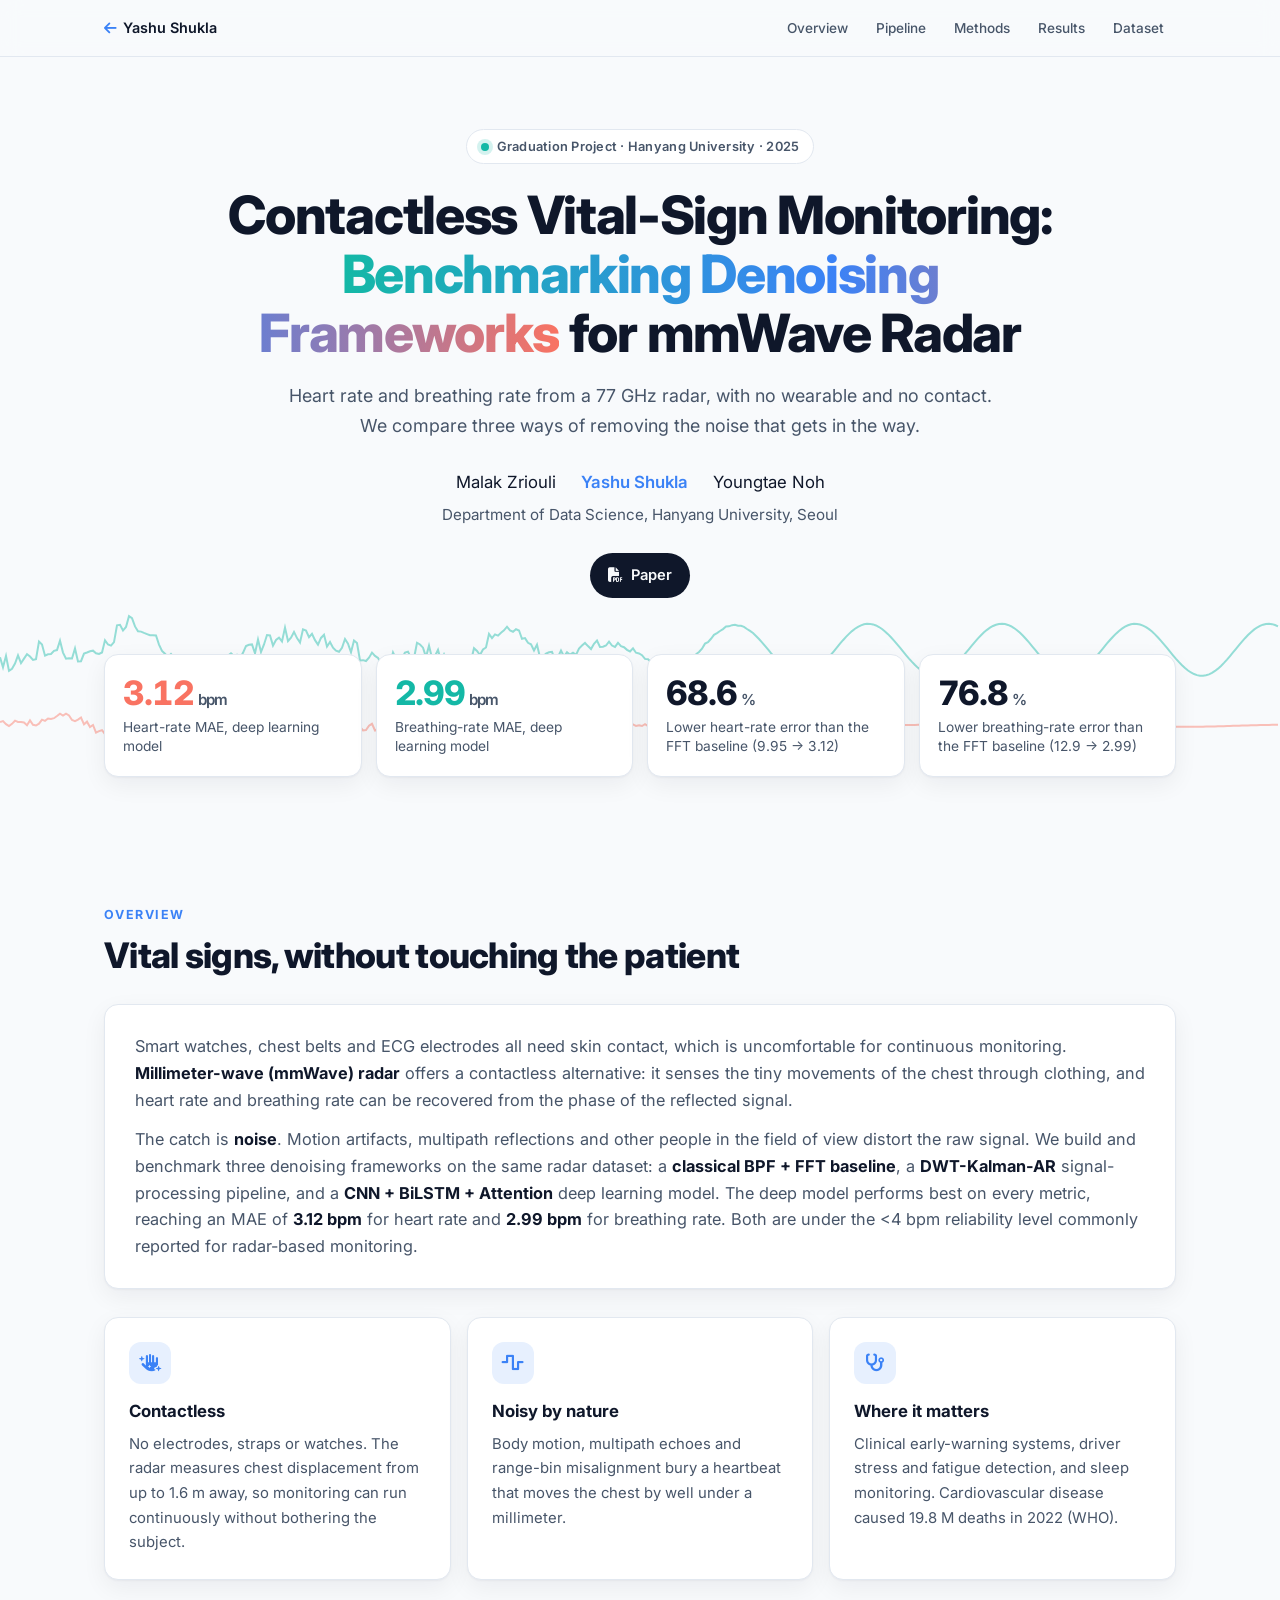
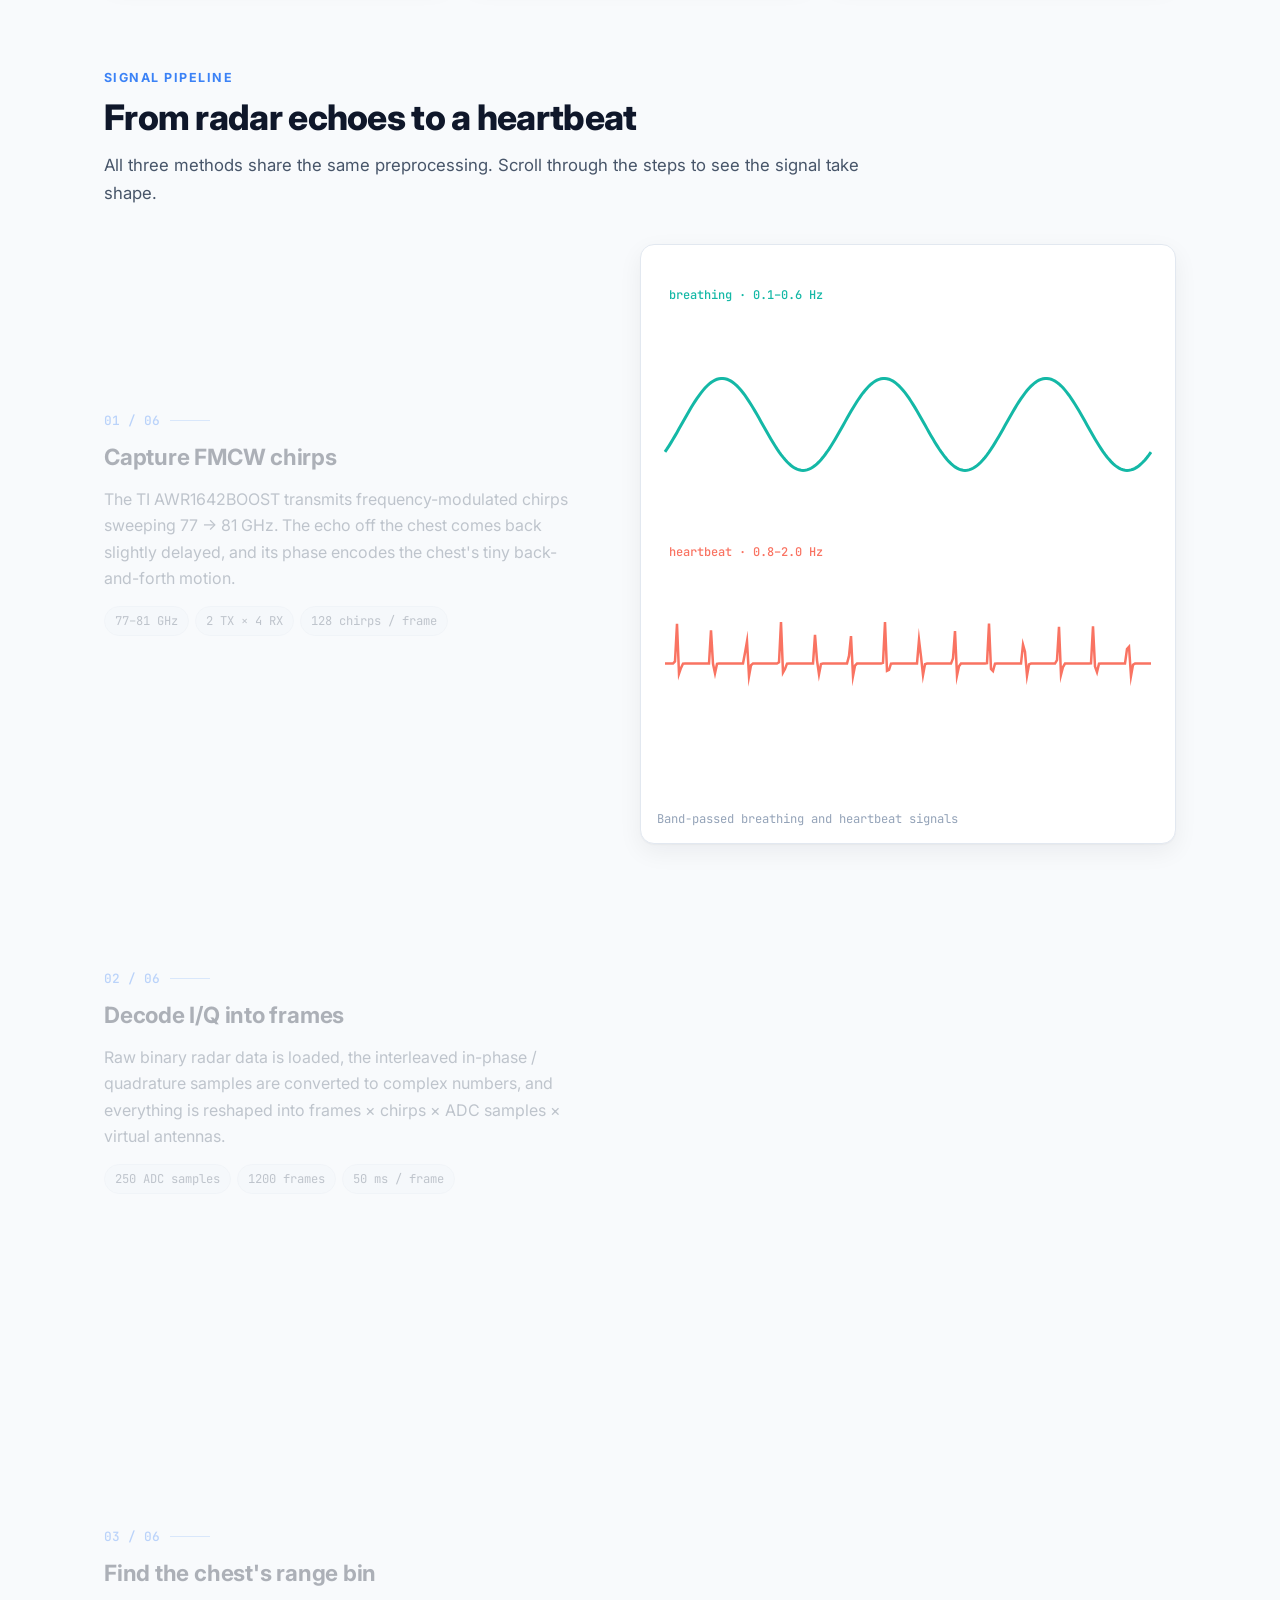
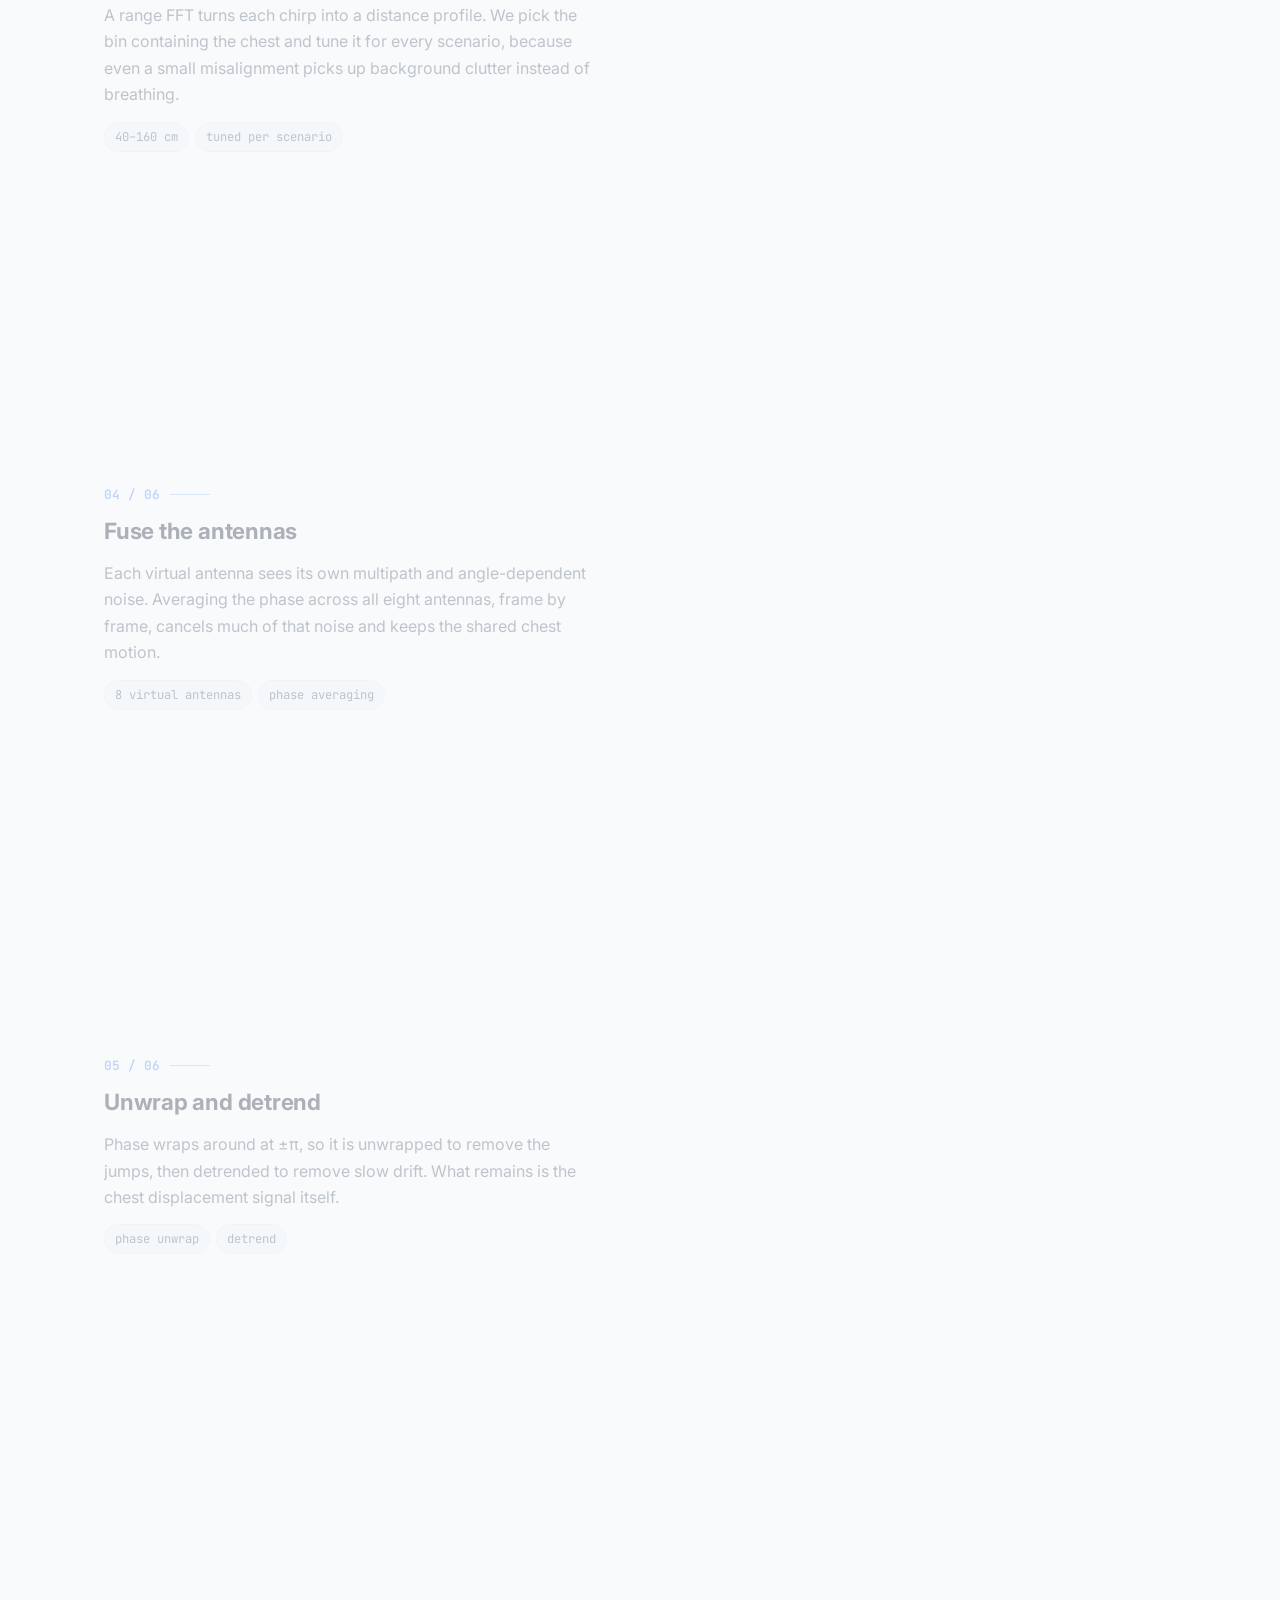
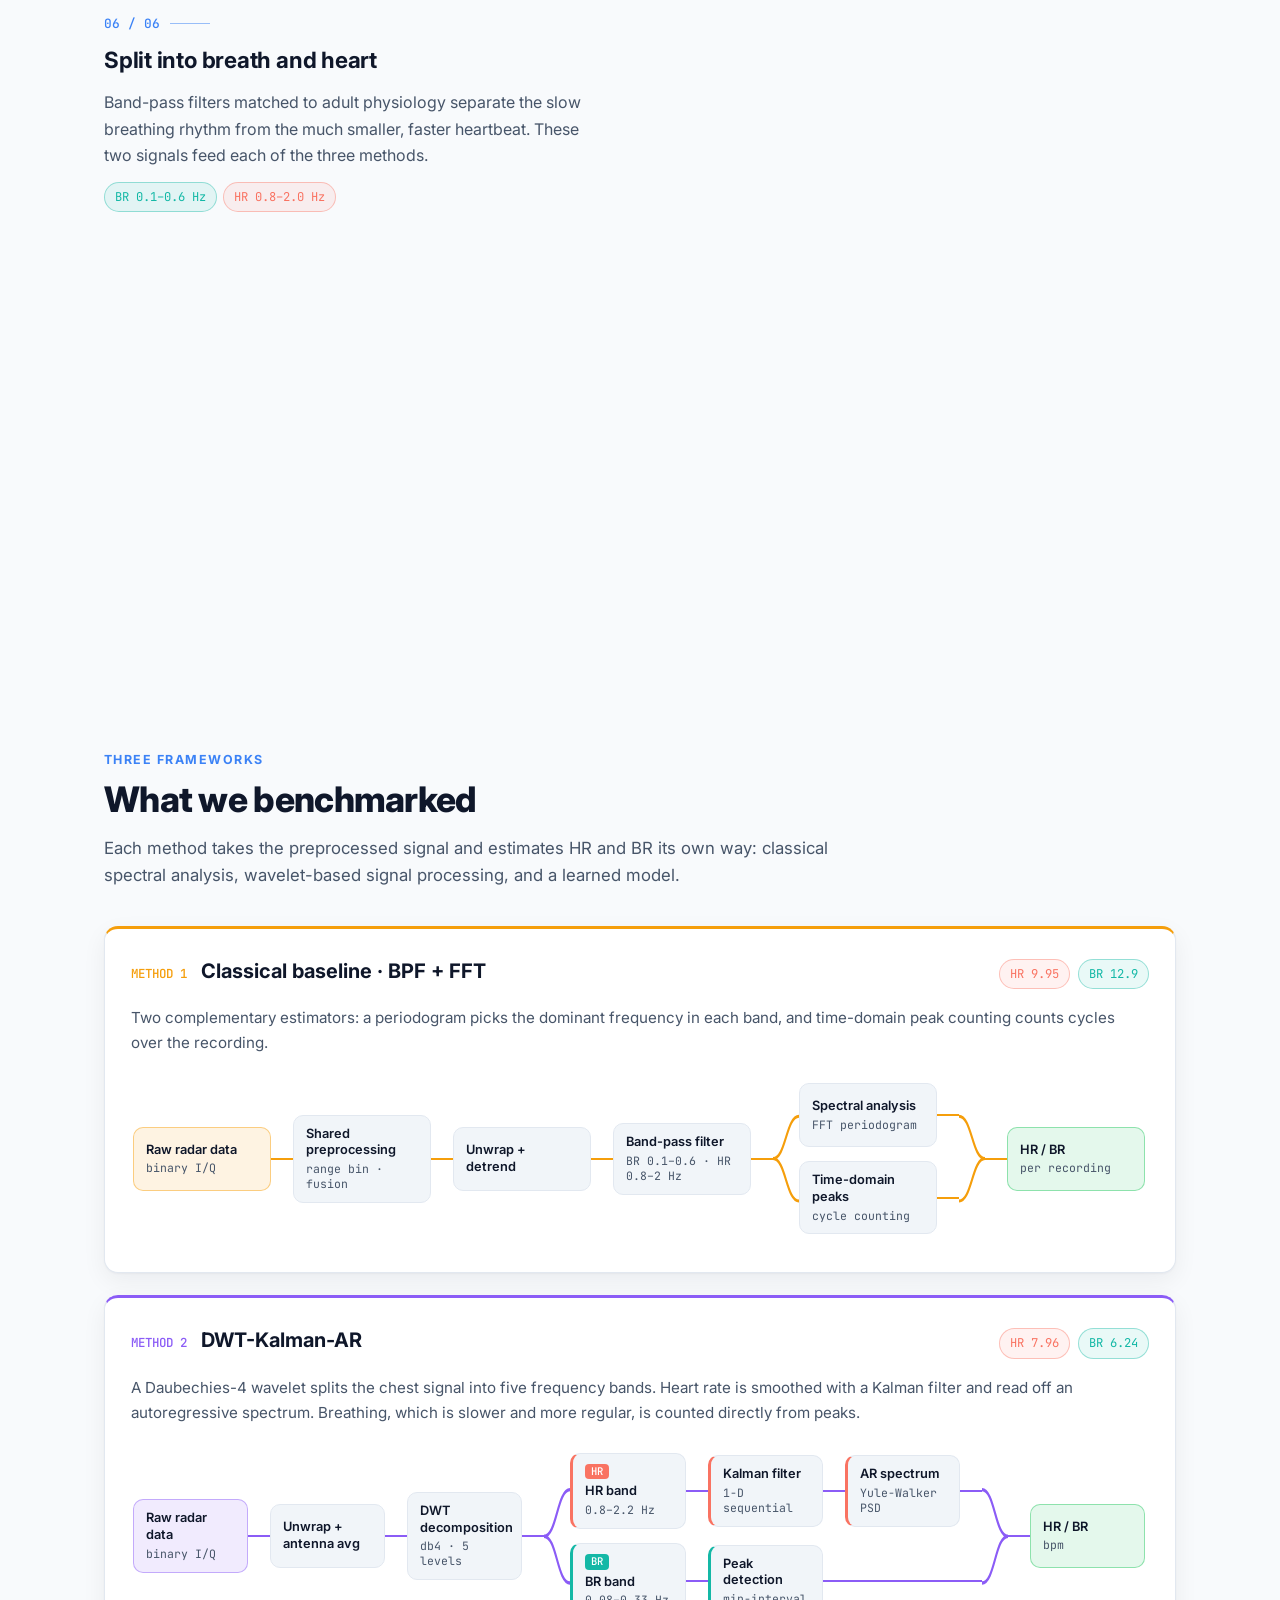
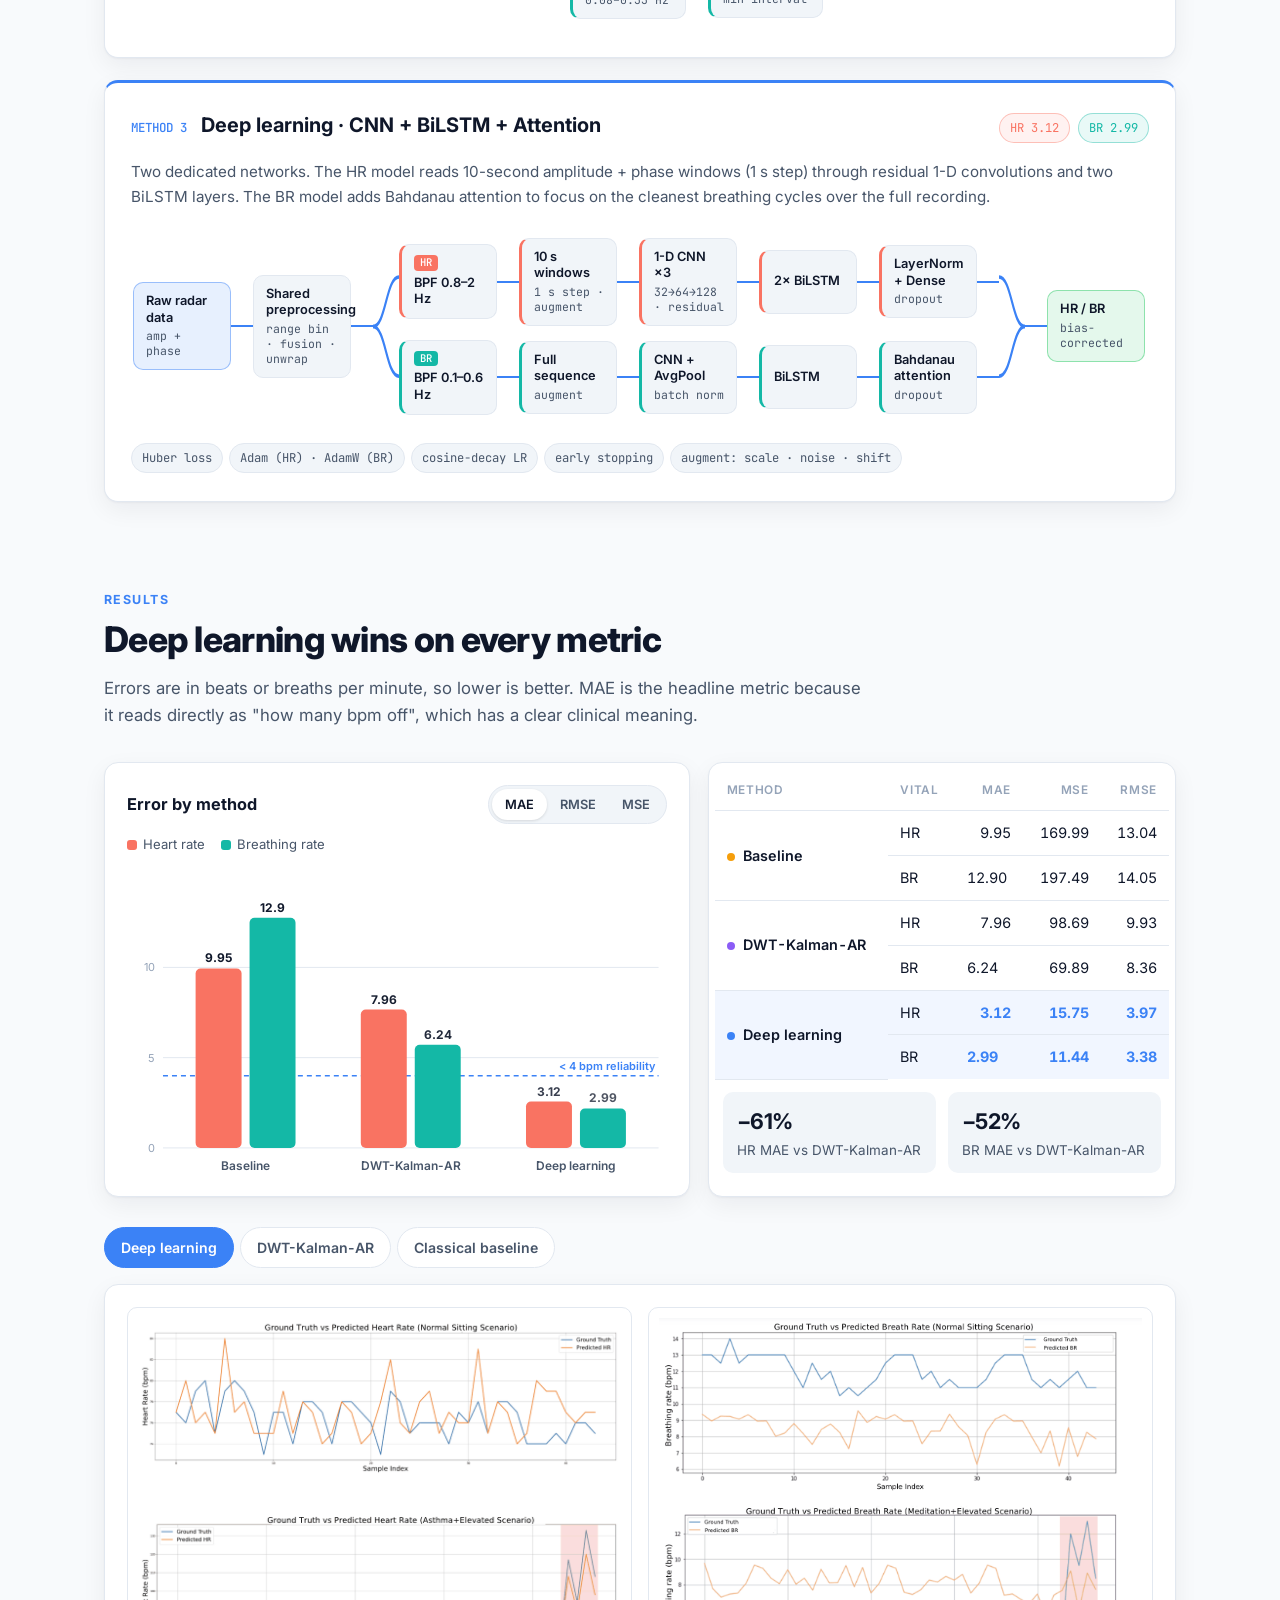
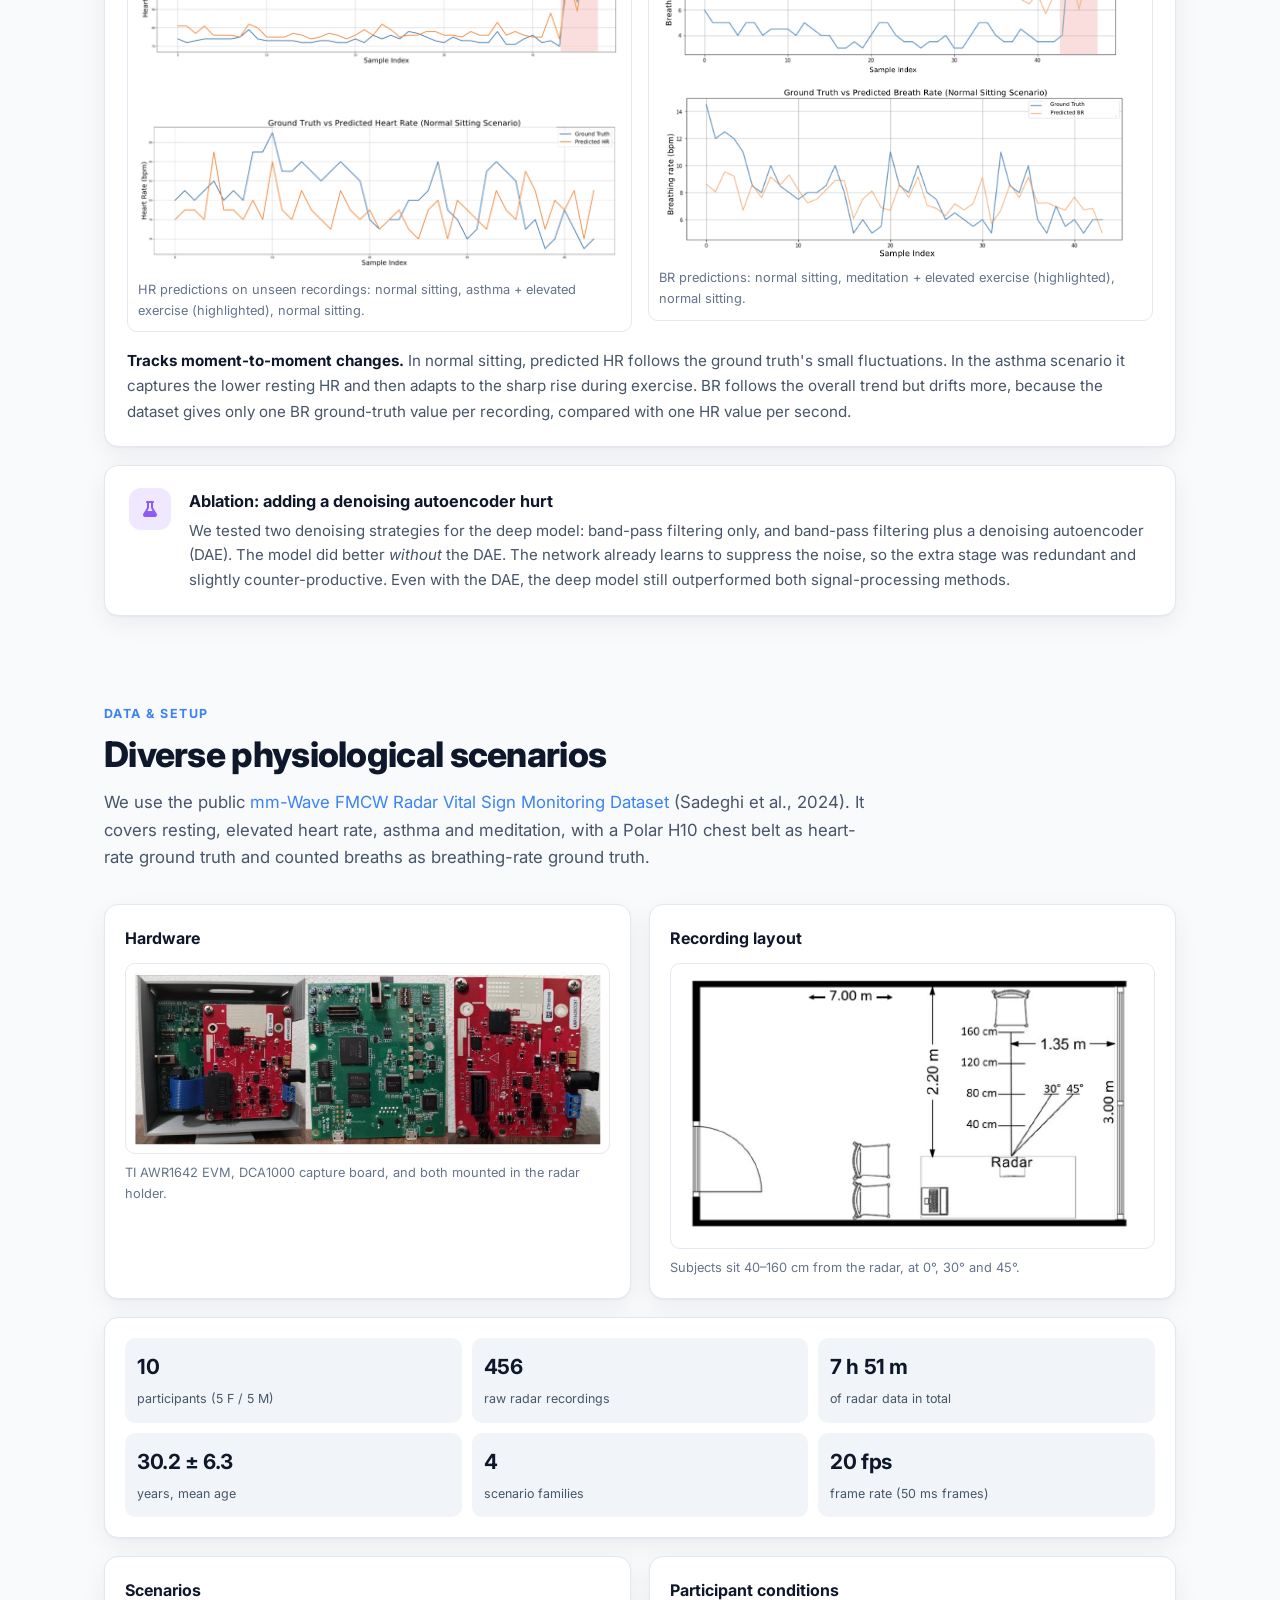
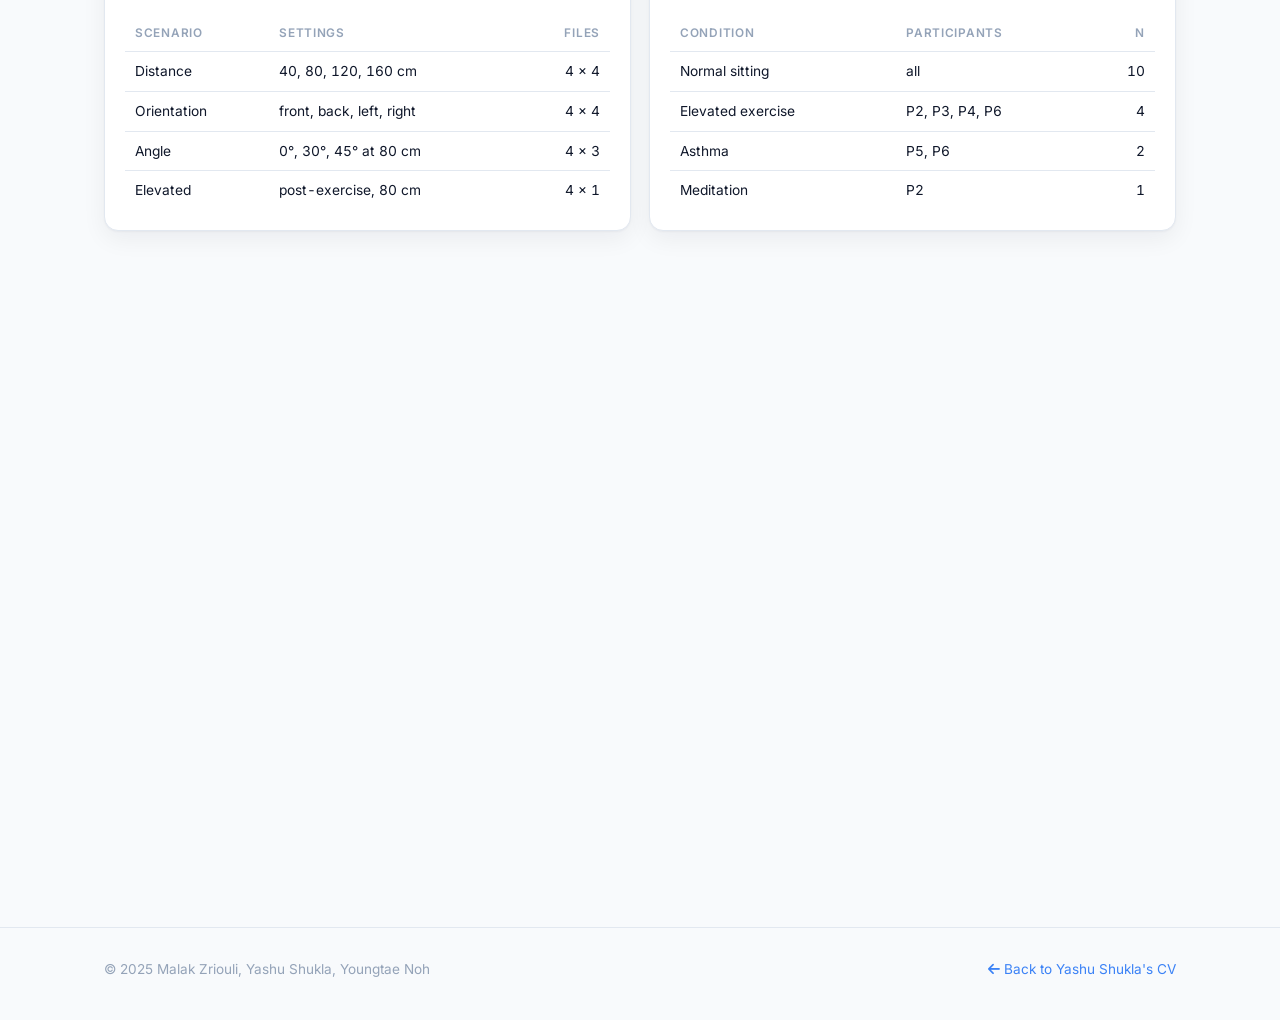
<file: vitalsign/index.html>
<!DOCTYPE html>
<html lang="en">
<head>
<meta charset="UTF-8">
<meta name="viewport" content="width=device-width, initial-scale=1.0">
<title>Contactless Vital-Sign Monitoring</title>
<meta name="description" content="Benchmarking classical, wavelet and deep-learning denoising frameworks for heart-rate and breathing-rate estimation from mmWave FMCW radar.">
<link rel="preconnect" href="https://fonts.googleapis.com">
<link rel="preconnect" href="https://fonts.gstatic.com" crossorigin>
<link rel="stylesheet" href="https://fonts.googleapis.com/css2?family=Inter:wght@300;400;500;600;700;800&family=JetBrains+Mono:wght@400;500&display=swap">
<link rel="stylesheet" href="https://cdnjs.cloudflare.com/ajax/libs/font-awesome/6.4.0/css/all.min.css">
<style>
:root {
    --bg: #f8fafc;
    --surface: #ffffff;
    --surface-2: #f1f5f9;
    --border: #e2e8f0;
    --text: #0f172a;
    --text-2: #475569;
    --text-3: #94a3b8;
    --accent: #3b82f6;
    --accent-soft: rgba(59, 130, 246, 0.12);
    --hr: #f97362;
    --br: #14b8a6;
    --m-base: #f59e0b;
    --m-dwt: #8b5cf6;
    --m-dl: #3b82f6;
    --shadow: 0 1px 2px rgba(15, 23, 42, 0.04), 0 8px 24px rgba(15, 23, 42, 0.06);
    --radius: 14px;
    --mono: 'JetBrains Mono', ui-monospace, SFMono-Regular, Menlo, monospace;
}
@media (prefers-color-scheme: dark) {
    :root:not([data-theme="light"]) {
        --bg: #0b1120;
        --surface: #111827;
        --surface-2: #1e293b;
        --border: #263247;
        --text: #e5e7eb;
        --text-2: #a3b1c6;
        --text-3: #64748b;
        --accent: #60a5fa;
        --accent-soft: rgba(96, 165, 250, 0.14);
        --shadow: 0 1px 2px rgba(0, 0, 0, 0.3), 0 8px 24px rgba(0, 0, 0, 0.35);
    }
}
:root[data-theme="dark"] {
    --bg: #0b1120;
    --surface: #111827;
    --surface-2: #1e293b;
    --border: #263247;
    --text: #e5e7eb;
    --text-2: #a3b1c6;
    --text-3: #64748b;
    --accent: #60a5fa;
    --accent-soft: rgba(96, 165, 250, 0.14);
    --shadow: 0 1px 2px rgba(0, 0, 0, 0.3), 0 8px 24px rgba(0, 0, 0, 0.35);
}

* { box-sizing: border-box; margin: 0; padding: 0; }
html { scroll-behavior: smooth; scroll-padding-top: 72px; }
body {
    font-family: 'Inter', system-ui, -apple-system, sans-serif;
    background: var(--bg);
    color: var(--text);
    line-height: 1.65;
    -webkit-font-smoothing: antialiased;
    overflow-x: hidden;
}
a { color: var(--accent); text-decoration: none; }
a:hover { text-decoration: underline; }
img { max-width: 100%; display: block; }

.wrap { max-width: 1120px; margin: 0 auto; padding: 0 24px; }
@media (max-width: 600px) { .wrap { padding: 0 16px; } }

/* ---------- progress + nav ---------- */
.progress {
    position: fixed; top: 0; left: 0; height: 3px; width: 100%;
    background: linear-gradient(90deg, var(--br), var(--accent), var(--hr));
    transform-origin: 0 50%; transform: scaleX(0); z-index: 60;
}
nav.top {
    position: sticky; top: 0; z-index: 50;
    background: color-mix(in srgb, var(--bg) 82%, transparent);
    backdrop-filter: saturate(1.4) blur(10px);
    -webkit-backdrop-filter: saturate(1.4) blur(10px);
    border-bottom: 1px solid var(--border);
}
nav.top .wrap { display: flex; align-items: center; gap: 22px; height: 56px; }
nav.top .back { font-weight: 600; font-size: 0.9rem; color: var(--text); white-space: nowrap; }
nav.top .back i { margin-right: 6px; color: var(--accent); }
nav.top ul { display: flex; gap: 4px; list-style: none; margin-left: auto; overflow-x: auto; scrollbar-width: none; }
nav.top ul::-webkit-scrollbar { display: none; }
nav.top ul a {
    display: block; padding: 6px 12px; border-radius: 999px;
    font-size: 0.85rem; font-weight: 500; color: var(--text-2); white-space: nowrap;
    transition: background 0.2s, color 0.2s;
}
nav.top ul a:hover { text-decoration: none; color: var(--text); background: var(--surface-2); }
nav.top ul a.on { color: var(--accent); background: var(--accent-soft); }
@media (max-width: 760px) { nav.top ul { display: none; } }

/* ---------- hero ---------- */
.hero { position: relative; padding: 72px 0 40px; text-align: center; overflow: hidden; }
.hero canvas { position: absolute; inset: 0; width: 100%; height: 100%; opacity: 0.55; pointer-events: none; }
.hero .wrap { position: relative; }
.eyebrow {
    display: inline-flex; align-items: center; gap: 8px;
    padding: 6px 14px; border-radius: 999px;
    background: var(--surface); border: 1px solid var(--border);
    font-size: 0.8rem; font-weight: 600; color: var(--text-2); letter-spacing: 0.02em;
}
.eyebrow .dot { width: 8px; height: 8px; border-radius: 50%; background: var(--br); box-shadow: 0 0 0 4px rgba(20, 184, 166, 0.18); animation: beat 1.1s infinite; }
@keyframes beat { 0%, 100% { transform: scale(1); } 15% { transform: scale(1.35); } 30% { transform: scale(1); } }
.hero h1 {
    margin: 22px auto 0; max-width: 900px;
    font-size: clamp(2rem, 4.6vw, 3.3rem); line-height: 1.12; font-weight: 800; letter-spacing: -0.025em;
}
.hero h1 .grad { background: linear-gradient(90deg, var(--br), var(--accent) 55%, var(--hr)); -webkit-background-clip: text; background-clip: text; color: transparent; }
.hero .sub { margin: 18px auto 0; max-width: 720px; font-size: 1.12rem; color: var(--text-2); }
.authors { margin-top: 28px; font-size: 1.05rem; }
.authors span { margin: 0 10px; white-space: nowrap; }
.authors .me { font-weight: 600; }
.affil { margin-top: 6px; color: var(--text-2); font-size: 0.95rem; }
.btns { margin-top: 26px; display: flex; gap: 10px; justify-content: center; flex-wrap: wrap; }
.btn {
    display: inline-flex; align-items: center; gap: 8px;
    padding: 10px 18px; border-radius: 999px;
    background: var(--text); color: var(--bg); font-weight: 600; font-size: 0.92rem;
    transition: transform 0.2s, box-shadow 0.2s;
}
.btn:hover { text-decoration: none; transform: translateY(-2px); box-shadow: var(--shadow); }
.btn.ghost { background: var(--surface); color: var(--text); border: 1px solid var(--border); }

/* ---------- stats ---------- */
.stats { display: grid; grid-template-columns: repeat(4, 1fr); gap: 14px; margin-top: 56px; }
.stat {
    background: var(--surface); border: 1px solid var(--border); border-radius: var(--radius);
    padding: 20px 18px; text-align: left; box-shadow: var(--shadow);
}
.stat .num { font-size: 2.1rem; font-weight: 800; letter-spacing: -0.03em; line-height: 1.1; font-variant-numeric: tabular-nums; }
.stat .num small { font-size: 0.95rem; font-weight: 600; color: var(--text-2); margin-left: 4px; }
.stat .lbl { margin-top: 6px; font-size: 0.86rem; color: var(--text-2); line-height: 1.4; }
.stat.hr .num { color: var(--hr); }
.stat.br .num { color: var(--br); }
@media (max-width: 860px) { .stats { grid-template-columns: repeat(2, 1fr); } }

/* ---------- sections ---------- */
section.block { padding: 88px 0 0; }
.kicker { font-size: 0.78rem; font-weight: 700; letter-spacing: 0.12em; text-transform: uppercase; color: var(--accent); }
h2.title { margin-top: 8px; font-size: clamp(1.6rem, 3vw, 2.2rem); font-weight: 800; letter-spacing: -0.02em; line-height: 1.2; }
.lead { margin-top: 14px; max-width: 760px; color: var(--text-2); font-size: 1.05rem; }
.card {
    background: var(--surface); border: 1px solid var(--border);
    border-radius: var(--radius); box-shadow: var(--shadow);
}

/* reveal */
.rv { opacity: 0; transform: translateY(26px); transition: opacity 0.7s ease, transform 0.7s cubic-bezier(.2,.7,.2,1); }
.rv.in { opacity: 1; transform: none; }

/* ---------- abstract ---------- */
.abstract { margin-top: 28px; padding: 28px 30px; font-size: 1.02rem; color: var(--text-2); }
.abstract p + p { margin-top: 12px; }
.abstract strong { color: var(--text); }

.why { display: grid; grid-template-columns: repeat(3, 1fr); gap: 16px; margin-top: 28px; }
.why .card { padding: 24px; }
.why .ic {
    width: 42px; height: 42px; border-radius: 12px; display: grid; place-items: center;
    background: var(--accent-soft); color: var(--accent); font-size: 1.1rem;
}
.why h3 { margin-top: 14px; font-size: 1.05rem; }
.why p { margin-top: 6px; font-size: 0.93rem; color: var(--text-2); }
@media (max-width: 860px) { .why { grid-template-columns: 1fr; } }

/* ---------- scrollytelling pipeline ---------- */
.story { display: grid; grid-template-columns: 1fr 1.1fr; gap: 48px; margin-top: 36px; }
.story .steps { padding-bottom: 30vh; }
.step {
    min-height: 62vh; display: flex; flex-direction: column; justify-content: center;
    opacity: 0.32; transition: opacity 0.4s;
}
.step.on { opacity: 1; }
.step .n {
    font-family: var(--mono); font-size: 0.8rem; font-weight: 500; color: var(--accent);
    display: inline-flex; align-items: center; gap: 10px;
}
.step .n::after { content: ''; width: 40px; height: 1px; background: currentColor; opacity: 0.5; }
.step h3 { margin-top: 8px; font-size: 1.4rem; letter-spacing: -0.01em; }
.step p { margin-top: 10px; color: var(--text-2); }
.step .chips { margin-top: 14px; display: flex; flex-wrap: wrap; gap: 6px; }
.chip {
    font-family: var(--mono); font-size: 0.76rem; padding: 4px 10px; border-radius: 999px;
    background: var(--surface-2); color: var(--text-2); border: 1px solid var(--border);
}
.chip.hr { color: var(--hr); border-color: color-mix(in srgb, var(--hr) 40%, transparent); background: color-mix(in srgb, var(--hr) 9%, transparent); }
.chip.br { color: var(--br); border-color: color-mix(in srgb, var(--br) 40%, transparent); background: color-mix(in srgb, var(--br) 9%, transparent); }

.stage { position: sticky; top: 90px; height: calc(100vh - 130px); max-height: 600px; display: flex; flex-direction: column; gap: 14px; }
.viz { flex: 1; position: relative; overflow: hidden; }
.viz canvas { position: absolute; inset: 0; width: 100%; height: 100%; }
.viz .cap {
    position: absolute; left: 16px; bottom: 14px; right: 16px;
    font-family: var(--mono); font-size: 0.76rem; color: var(--text-3);
}
@media (max-width: 900px) {
    .story { grid-template-columns: 1fr; gap: 0; }
    .stage { order: -1; top: 56px; height: 300px; z-index: 5; background: var(--bg); padding: 10px 0; }
    .step { min-height: 46vh; }
    .viz .cap { display: none; }
}

/* ---------- method flowcharts ---------- */
.methods { display: flex; flex-direction: column; gap: 22px; margin-top: 36px; }
.method { padding: 26px 26px 28px; --mc: var(--accent); border-top: 3px solid var(--mc); }
.method.base { --mc: var(--m-base); }
.method.dwt { --mc: var(--m-dwt); }
.method.dl { --mc: var(--m-dl); }
.mhead { display: flex; align-items: baseline; gap: 14px; flex-wrap: wrap; }
.mhead .tag { font-family: var(--mono); font-size: 0.78rem; color: var(--mc); font-weight: 500; }
.mhead h3 { font-size: 1.25rem; }
.mhead .res { margin-left: auto; display: flex; gap: 8px; }
.mhead p { flex-basis: 100%; color: var(--text-2); font-size: 0.95rem; margin-top: 2px; }
.flow-scroll { margin-top: 22px; overflow-x: auto; padding: 6px 2px 10px; }
.flow { display: flex; align-items: center; min-width: max-content; }
.flow .split { display: flex; flex-direction: column; gap: 14px; position: relative; padding: 0 0 0 0; }
.flow .lane { display: flex; align-items: center; position: relative; }
.fn .lt {
    align-self: flex-start; margin-bottom: 4px; padding: 1px 6px; border-radius: 4px;
    font-family: var(--mono); font-size: 0.66rem; font-weight: 500; color: #fff;
}
.lane.hr .lt { background: var(--hr); }
.lane.br .lt { background: var(--br); }
.arrow.tail { flex: 1 1 auto; width: auto; min-width: 22px; }
.fn {
    position: relative; flex: 0 0 auto; width: var(--nw, 138px); min-height: 64px;
    padding: 10px 12px; border-radius: 10px;
    background: var(--surface-2); border: 1px solid var(--border);
    font-size: 0.8rem; line-height: 1.3; font-weight: 600; color: var(--text);
    display: flex; flex-direction: column; justify-content: center;
    opacity: 0; transform: translateY(12px) scale(0.96);
    transition: opacity 0.5s ease, transform 0.5s cubic-bezier(.2,.8,.2,1), border-color 0.3s, box-shadow 0.3s;
}
.fn small { display: block; margin-top: 3px; font-weight: 400; font-size: 0.72rem; color: var(--text-2); font-family: var(--mono); }
.fn.io { background: color-mix(in srgb, var(--mc) 12%, var(--surface)); border-color: color-mix(in srgb, var(--mc) 45%, transparent); }
.fn.out { background: color-mix(in srgb, #22c55e 12%, var(--surface)); border-color: color-mix(in srgb, #22c55e 45%, transparent); }
.fn.muted { opacity: 0; border-style: dashed; color: var(--text-3); }
.lane.hr .fn:not(.out) { border-left: 3px solid var(--hr); }
.lane.br .fn:not(.out) { border-left: 3px solid var(--br); }
.fn:hover { border-color: var(--mc); box-shadow: 0 0 0 4px color-mix(in srgb, var(--mc) 14%, transparent); }
.arrow { flex: 0 0 auto; width: 22px; height: 2px; position: relative; background: var(--border); overflow: hidden; }
.arrow::before {
    content: ''; position: absolute; inset: 0; background: var(--mc);
    transform-origin: 0 50%; transform: scaleX(0); transition: transform 0.4s ease;
}
.arrow::after {
    content: ''; position: absolute; top: -2px; left: -10px; width: 10px; height: 6px; border-radius: 3px;
    background: #fff; opacity: 0; box-shadow: 0 0 8px 2px var(--mc);
}
.flow.go .fn { opacity: 1; transform: none; }
.flow.go .fn.muted { opacity: 0.75; }
.flow.go .arrow::before { transform: scaleX(1); }
.flow.go.live .arrow::after { opacity: 1; animation: pulse 1.6s linear infinite; animation-delay: var(--pd, 0s); }
@keyframes pulse { from { left: -10px; } to { left: 100%; } }
.fork { flex: 0 0 auto; width: 26px; align-self: stretch; position: relative; }
.fork svg { position: absolute; inset: 0; width: 100%; height: 100%; overflow: visible; }
.fork path { fill: none; stroke: var(--mc); stroke-width: 2; stroke-dasharray: 200; stroke-dashoffset: 200; transition: stroke-dashoffset 0.6s ease; }
.flow.go .fork path { stroke-dashoffset: 0; }
.mnote { margin-top: 18px; display: flex; flex-wrap: wrap; gap: 6px; }

/* ---------- results ---------- */
.results { display: grid; grid-template-columns: 1.25fr 1fr; gap: 18px; margin-top: 32px; }
.chart-card { padding: 22px 22px 14px; }
.chart-head { display: flex; align-items: center; gap: 12px; flex-wrap: wrap; }
.chart-head h3 { font-size: 1.02rem; }
.seg-btns { margin-left: auto; display: inline-flex; background: var(--surface-2); border: 1px solid var(--border); border-radius: 999px; padding: 3px; }
.seg-btns button {
    font: inherit; font-size: 0.8rem; font-weight: 600; border: 0; background: transparent; color: var(--text-2);
    padding: 5px 13px; border-radius: 999px; cursor: pointer; transition: background 0.2s, color 0.2s;
}
.seg-btns button.on { background: var(--surface); color: var(--text); box-shadow: 0 1px 3px rgba(0,0,0,0.12); }
.legend { display: flex; gap: 16px; margin-top: 10px; font-size: 0.82rem; color: var(--text-2); }
.legend span::before { content: ''; display: inline-block; width: 10px; height: 10px; border-radius: 3px; margin-right: 6px; vertical-align: -1px; background: var(--c); }
#chart { width: 100%; height: 320px; display: block; margin-top: 6px; }
#chart text { font-family: 'Inter', sans-serif; }
.tbl-card { padding: 8px 6px; overflow-x: auto; }
table { width: 100%; border-collapse: collapse; font-size: 0.9rem; font-variant-numeric: tabular-nums; }
th, td { padding: 10px 12px; text-align: right; border-bottom: 1px solid var(--border); }
th:first-child, td:first-child, th:nth-child(2), td:nth-child(2) { text-align: left; }
thead th { font-size: 0.74rem; text-transform: uppercase; letter-spacing: 0.06em; color: var(--text-3); font-weight: 600; }
tbody tr:last-child td { border-bottom: 0; }
td.m { font-weight: 600; }
td .sw { display: inline-block; width: 8px; height: 8px; border-radius: 50%; margin-right: 8px; background: var(--c); }
tr.best td { background: color-mix(in srgb, var(--accent) 7%, transparent); }
td.win { font-weight: 700; color: var(--accent); }
.vs { margin-top: 12px; display: grid; grid-template-columns: 1fr 1fr; gap: 12px; padding: 0 8px 10px; }
.vs div { background: var(--surface-2); border-radius: 10px; padding: 12px 14px; font-size: 0.84rem; color: var(--text-2); }
.vs b { display: block; font-size: 1.35rem; color: var(--text); letter-spacing: -0.02em; }
@media (max-width: 900px) { .results { grid-template-columns: 1fr; } }

/* qualitative */
.tabs { display: inline-flex; gap: 6px; margin-top: 30px; flex-wrap: wrap; }
.tabs button {
    font: inherit; font-size: 0.88rem; font-weight: 600; cursor: pointer;
    padding: 8px 16px; border-radius: 999px; border: 1px solid var(--border);
    background: var(--surface); color: var(--text-2); transition: all 0.2s;
}
.tabs button.on { color: #fff; background: var(--c); border-color: var(--c); }
.panes { margin-top: 16px; }
.pane { display: none; padding: 22px; }
.pane.on { display: block; animation: fadeUp 0.45s ease; }
@keyframes fadeUp { from { opacity: 0; transform: translateY(10px); } to { opacity: 1; transform: none; } }
.pane .figs { display: grid; grid-template-columns: 1fr 1fr; gap: 16px; align-items: start; }
.pane figure { background: #fff; border: 1px solid var(--border); border-radius: 10px; padding: 10px; cursor: zoom-in; transition: box-shadow 0.2s, transform 0.2s; }
.pane figure:hover { box-shadow: var(--shadow); transform: translateY(-2px); }
.pane figcaption, .fig-cap { margin-top: 8px; font-size: 0.8rem; color: #64748b; }
.pane .obs { margin-top: 16px; color: var(--text-2); font-size: 0.95rem; }
.pane .obs b { color: var(--text); }
@media (max-width: 760px) { .pane .figs { grid-template-columns: 1fr; } }

/* ablation */
.ablate { margin-top: 18px; padding: 22px 24px; display: flex; gap: 18px; align-items: flex-start; }
.ablate .ic { flex: 0 0 auto; width: 42px; height: 42px; border-radius: 12px; display: grid; place-items: center; background: color-mix(in srgb, var(--m-dwt) 14%, transparent); color: var(--m-dwt); }
.ablate h3 { font-size: 1.02rem; }
.ablate p { margin-top: 4px; color: var(--text-2); font-size: 0.94rem; }

/* ---------- dataset ---------- */
.data-grid { display: grid; grid-template-columns: 1fr 1fr; gap: 18px; margin-top: 32px; }
.data-grid .card { padding: 20px; }
.data-grid h3 { font-size: 1rem; margin-bottom: 12px; }
.photo { background: #fff; border-radius: 10px; padding: 8px; border: 1px solid var(--border); cursor: zoom-in; }
.facts { display: grid; grid-template-columns: repeat(3, 1fr); gap: 10px; }
.facts div { background: var(--surface-2); border-radius: 10px; padding: 12px; }
.facts b { display: block; font-size: 1.3rem; letter-spacing: -0.02em; }
.facts span { font-size: 0.78rem; color: var(--text-2); }
.data-grid table { font-size: 0.86rem; }
.data-grid td, .data-grid th { padding: 8px 10px; }
.span2 { grid-column: 1 / -1; }
@media (max-width: 860px) { .data-grid { grid-template-columns: 1fr; } .facts { grid-template-columns: repeat(2, 1fr); } }

/* ---------- limitations ---------- */
.two { display: grid; grid-template-columns: 1fr 1fr; gap: 18px; margin-top: 32px; }
.two .card { padding: 24px 26px; }
.two h3 { font-size: 1.05rem; display: flex; align-items: center; gap: 10px; }
.two ul { margin-top: 12px; padding-left: 18px; color: var(--text-2); font-size: 0.95rem; }
.two li + li { margin-top: 8px; }
@media (max-width: 860px) { .two { grid-template-columns: 1fr; } }

footer { margin-top: 90px; padding: 30px 0 40px; border-top: 1px solid var(--border); color: var(--text-3); font-size: 0.85rem; }
footer .wrap { display: flex; justify-content: space-between; gap: 12px; flex-wrap: wrap; }

/* lightbox */
.lb { position: fixed; inset: 0; z-index: 100; background: rgba(2, 6, 23, 0.82); display: none; place-items: center; padding: 24px; cursor: zoom-out; }
.lb.on { display: grid; animation: fadeUp 0.25s ease; }
.lb img { max-width: min(1200px, 100%); max-height: 88vh; background: #fff; border-radius: 10px; padding: 10px; }

@media (prefers-reduced-motion: reduce) {
    * { animation: none !important; transition: none !important; }
    .rv, .fn { opacity: 1 !important; transform: none !important; }
}
</style>
</head>
<body>
<div class="progress" id="progress"></div>

<nav class="top">
    <div class="wrap">
        <a class="back" href="../"><i class="fa-solid fa-arrow-left"></i>Yashu Shukla</a>
        <ul id="navlinks">
            <li><a href="#overview">Overview</a></li>
            <li><a href="#pipeline">Pipeline</a></li>
            <li><a href="#methods">Methods</a></li>
            <li><a href="#results">Results</a></li>
            <li><a href="#dataset">Dataset</a></li>
        </ul>
    </div>
</nav>

<header class="hero">
    <canvas id="heroWave" aria-hidden="true"></canvas>
    <div class="wrap">
        <span class="eyebrow"><span class="dot"></span>Graduation Project · Hanyang University · 2025</span>
        <h1>Contactless Vital-Sign Monitoring: <span class="grad">Benchmarking Denoising Frameworks</span> for mmWave Radar</h1>
        <p class="sub">Heart rate and breathing rate from a 77 GHz radar, with no wearable and no contact. We compare three ways of removing the noise that gets in the way.</p>
        <div class="authors">
            <span>Malak Zriouli</span>
            <span class="me"><a href="../">Yashu Shukla</a></span>
            <span>Youngtae Noh</span>
        </div>
        <div class="affil">Department of Data Science, Hanyang University, Seoul</div>
        <div class="btns">
            <a class="btn" href="paper.pdf" target="_blank"><i class="fa-solid fa-file-pdf"></i>Paper</a>
        </div>

        <div class="stats">
            <div class="stat hr rv"><div class="num"><span data-count="3.12" data-dec="2">0</span><small>bpm</small></div><div class="lbl">Heart-rate MAE, deep learning model</div></div>
            <div class="stat br rv"><div class="num"><span data-count="2.99" data-dec="2">0</span><small>bpm</small></div><div class="lbl">Breathing-rate MAE, deep learning model</div></div>
            <div class="stat rv"><div class="num"><span data-count="68.6" data-dec="1">0</span><small>%</small></div><div class="lbl">Lower heart-rate error than the FFT baseline (9.95 → 3.12)</div></div>
            <div class="stat rv"><div class="num"><span data-count="76.8" data-dec="1">0</span><small>%</small></div><div class="lbl">Lower breathing-rate error than the FFT baseline (12.9 → 2.99)</div></div>
        </div>
    </div>
</header>

<main class="wrap">

    <!-- ===== Overview ===== -->
    <section class="block" id="overview">
        <div class="rv">
            <div class="kicker">Overview</div>
            <h2 class="title">Vital signs, without touching the patient</h2>
        </div>
        <div class="card abstract rv">
            <p>Smart watches, chest belts and ECG electrodes all need skin contact, which is uncomfortable for continuous monitoring. <strong>Millimeter-wave (mmWave) radar</strong> offers a contactless alternative: it senses the tiny movements of the chest through clothing, and heart rate and breathing rate can be recovered from the phase of the reflected signal.</p>
            <p>The catch is <strong>noise</strong>. Motion artifacts, multipath reflections and other people in the field of view distort the raw signal. We build and benchmark three denoising frameworks on the same radar dataset: a <strong>classical BPF + FFT baseline</strong>, a <strong>DWT-Kalman-AR</strong> signal-processing pipeline, and a <strong>CNN + BiLSTM + Attention</strong> deep learning model. The deep model performs best on every metric, reaching an MAE of <strong>3.12 bpm</strong> for heart rate and <strong>2.99 bpm</strong> for breathing rate. Both are under the &lt;4 bpm reliability level commonly reported for radar-based monitoring.</p>
        </div>
        <div class="why">
            <div class="card rv"><div class="ic"><i class="fa-solid fa-hand-sparkles"></i></div><h3>Contactless</h3><p>No electrodes, straps or watches. The radar measures chest displacement from up to 1.6 m away, so monitoring can run continuously without bothering the subject.</p></div>
            <div class="card rv"><div class="ic"><i class="fa-solid fa-wave-square"></i></div><h3>Noisy by nature</h3><p>Body motion, multipath echoes and range-bin misalignment bury a heartbeat that moves the chest by well under a millimeter.</p></div>
            <div class="card rv"><div class="ic"><i class="fa-solid fa-stethoscope"></i></div><h3>Where it matters</h3><p>Clinical early-warning systems, driver stress and fatigue detection, and sleep monitoring. Cardiovascular disease caused 19.8 M deaths in 2022 (WHO).</p></div>
        </div>
    </section>

    <!-- ===== Pipeline scrollytelling ===== -->
    <section class="block" id="pipeline">
        <div class="rv">
            <div class="kicker">Signal pipeline</div>
            <h2 class="title">From radar echoes to a heartbeat</h2>
            <p class="lead">All three methods share the same preprocessing. Scroll through the steps to see the signal take shape.</p>
        </div>
        <div class="story">
            <div class="steps" id="steps">
                <div class="step" data-step="0">
                    <span class="n">01 / 06</span>
                    <h3>Capture FMCW chirps</h3>
                    <p>The TI AWR1642BOOST transmits frequency-modulated chirps sweeping 77 → 81 GHz. The echo off the chest comes back slightly delayed, and its phase encodes the chest's tiny back-and-forth motion.</p>
                    <div class="chips"><span class="chip">77–81 GHz</span><span class="chip">2 TX × 4 RX</span><span class="chip">128 chirps / frame</span></div>
                </div>
                <div class="step" data-step="1">
                    <span class="n">02 / 06</span>
                    <h3>Decode I/Q into frames</h3>
                    <p>Raw binary radar data is loaded, the interleaved in-phase / quadrature samples are converted to complex numbers, and everything is reshaped into frames × chirps × ADC samples × virtual antennas.</p>
                    <div class="chips"><span class="chip">250 ADC samples</span><span class="chip">1200 frames</span><span class="chip">50 ms / frame</span></div>
                </div>
                <div class="step" data-step="2">
                    <span class="n">03 / 06</span>
                    <h3>Find the chest's range bin</h3>
                    <p>A range FFT turns each chirp into a distance profile. We pick the bin containing the chest and tune it for every scenario, because even a small misalignment picks up background clutter instead of breathing.</p>
                    <div class="chips"><span class="chip">40–160 cm</span><span class="chip">tuned per scenario</span></div>
                </div>
                <div class="step" data-step="3">
                    <span class="n">04 / 06</span>
                    <h3>Fuse the antennas</h3>
                    <p>Each virtual antenna sees its own multipath and angle-dependent noise. Averaging the phase across all eight antennas, frame by frame, cancels much of that noise and keeps the shared chest motion.</p>
                    <div class="chips"><span class="chip">8 virtual antennas</span><span class="chip">phase averaging</span></div>
                </div>
                <div class="step" data-step="4">
                    <span class="n">05 / 06</span>
                    <h3>Unwrap and detrend</h3>
                    <p>Phase wraps around at ±π, so it is unwrapped to remove the jumps, then detrended to remove slow drift. What remains is the chest displacement signal itself.</p>
                    <div class="chips"><span class="chip">phase unwrap</span><span class="chip">detrend</span></div>
                </div>
                <div class="step" data-step="5">
                    <span class="n">06 / 06</span>
                    <h3>Split into breath and heart</h3>
                    <p>Band-pass filters matched to adult physiology separate the slow breathing rhythm from the much smaller, faster heartbeat. These two signals feed each of the three methods.</p>
                    <div class="chips"><span class="chip br">BR 0.1–0.6 Hz</span><span class="chip hr">HR 0.8–2.0 Hz</span></div>
                </div>
            </div>
            <div class="stage">
                <div class="card viz">
                    <canvas id="pipeViz" aria-label="Animated illustration of the current preprocessing step"></canvas>
                    <div class="cap" id="vizCap"></div>
                </div>
            </div>
        </div>
    </section>

    <!-- ===== Methods ===== -->
    <section class="block" id="methods">
        <div class="rv">
            <div class="kicker">Three frameworks</div>
            <h2 class="title">What we benchmarked</h2>
            <p class="lead">Each method takes the preprocessed signal and estimates HR and BR its own way: classical spectral analysis, wavelet-based signal processing, and a learned model.</p>
        </div>
        <div class="methods">
            <div class="card method base rv">
                <div class="mhead">
                    <span class="tag">METHOD 1</span><h3>Classical baseline · BPF + FFT</h3>
                    <span class="res"><span class="chip hr">HR 9.95</span><span class="chip br">BR 12.9</span></span>
                    <p>Two complementary estimators: a periodogram picks the dominant frequency in each band, and time-domain peak counting counts cycles over the recording.</p>
                </div>
                <div class="flow-scroll"><div class="flow" data-flow='[
                    {"t":"Raw radar data","s":"binary I/Q","c":"io"},
                    {"t":"Shared preprocessing","s":"range bin · fusion"},
                    {"t":"Unwrap + detrend"},
                    {"t":"Band-pass filter","s":"BR 0.1–0.6 · HR 0.8–2 Hz"},
                    {"split":[[{"t":"Spectral analysis","s":"FFT periodogram"}],[{"t":"Time-domain peaks","s":"cycle counting"}]],"labels":["","" ]},
                    {"t":"HR / BR","s":"per recording","c":"out"}]'></div></div>
            </div>

            <div class="card method dwt rv">
                <div class="mhead">
                    <span class="tag">METHOD 2</span><h3>DWT-Kalman-AR</h3>
                    <span class="res"><span class="chip hr">HR 7.96</span><span class="chip br">BR 6.24</span></span>
                    <p>A Daubechies-4 wavelet splits the chest signal into five frequency bands. Heart rate is smoothed with a Kalman filter and read off an autoregressive spectrum. Breathing, which is slower and more regular, is counted directly from peaks.</p>
                </div>
                <div class="flow-scroll"><div class="flow" data-flow='[
                    {"t":"Raw radar data","s":"binary I/Q","c":"io"},
                    {"t":"Unwrap + antenna avg"},
                    {"t":"DWT decomposition","s":"db4 · 5 levels"},
                    {"split":[[{"t":"HR band","s":"0.8–2.2 Hz"},{"t":"Kalman filter","s":"1-D sequential"},{"t":"AR spectrum","s":"Yule-Walker PSD"}],[{"t":"BR band","s":"0.08–0.33 Hz"},{"t":"Peak detection","s":"min-interval"}]],"labels":["HR","BR"]},
                    {"t":"HR / BR","s":"bpm","c":"out"}]'></div></div>
            </div>

            <div class="card method dl rv">
                <div class="mhead">
                    <span class="tag">METHOD 3</span><h3>Deep learning · CNN + BiLSTM + Attention</h3>
                    <span class="res"><span class="chip hr">HR 3.12</span><span class="chip br">BR 2.99</span></span>
                    <p>Two dedicated networks. The HR model reads 10-second amplitude + phase windows (1 s step) through residual 1-D convolutions and two BiLSTM layers. The BR model adds Bahdanau attention to focus on the cleanest breathing cycles over the full recording.</p>
                </div>
                <div class="flow-scroll"><div class="flow" data-flow='[
                    {"t":"Raw radar data","s":"amp + phase","c":"io"},
                    {"t":"Shared preprocessing","s":"range bin · fusion · unwrap"},
                    {"split":[[{"t":"BPF 0.8–2 Hz"},{"t":"10 s windows","s":"1 s step · augment"},{"t":"1-D CNN ×3","s":"32→64→128 · residual"},{"t":"2× BiLSTM"},{"t":"LayerNorm + Dense","s":"dropout"}],[{"t":"BPF 0.1–0.6 Hz"},{"t":"Full sequence","s":"augment"},{"t":"CNN + AvgPool","s":"batch norm"},{"t":"BiLSTM"},{"t":"Bahdanau attention","s":"dropout"}]],"labels":["HR","BR"]},
                    {"t":"HR / BR","s":"bias-corrected","c":"out"}]'></div></div>
                <div class="mnote">
                    <span class="chip">Huber loss</span><span class="chip">Adam (HR) · AdamW (BR)</span><span class="chip">cosine-decay LR</span><span class="chip">early stopping</span><span class="chip">augment: scale · noise · shift</span>
                </div>
            </div>
        </div>
    </section>

    <!-- ===== Results ===== -->
    <section class="block" id="results">
        <div class="rv">
            <div class="kicker">Results</div>
            <h2 class="title">Deep learning wins on every metric</h2>
            <p class="lead">Errors are in beats or breaths per minute, so lower is better. MAE is the headline metric because it reads directly as "how many bpm off", which has a clear clinical meaning.</p>
        </div>
        <div class="results">
            <div class="card chart-card rv">
                <div class="chart-head">
                    <h3>Error by method</h3>
                    <div class="seg-btns" id="metricBtns">
                        <button class="on" data-m="mae">MAE</button><button data-m="rmse">RMSE</button><button data-m="mse">MSE</button>
                    </div>
                </div>
                <div class="legend"><span style="--c: var(--hr)">Heart rate</span><span style="--c: var(--br)">Breathing rate</span></div>
                <svg id="chart" role="img" aria-label="Grouped bar chart of error by method"></svg>
            </div>
            <div class="card tbl-card rv">
                <table>
                    <thead><tr><th>Method</th><th>Vital</th><th>MAE</th><th>MSE</th><th>RMSE</th></tr></thead>
                    <tbody>
                        <tr><td class="m" rowspan="2"><span class="sw" style="--c: var(--m-base)"></span>Baseline</td><td>HR</td><td>9.95</td><td>169.99</td><td>13.04</td></tr>
                        <tr><td>BR</td><td>12.90</td><td>197.49</td><td>14.05</td></tr>
                        <tr><td class="m" rowspan="2"><span class="sw" style="--c: var(--m-dwt)"></span>DWT-Kalman-AR</td><td>HR</td><td>7.96</td><td>98.69</td><td>9.93</td></tr>
                        <tr><td>BR</td><td>6.24</td><td>69.89</td><td>8.36</td></tr>
                        <tr class="best"><td class="m" rowspan="2"><span class="sw" style="--c: var(--m-dl)"></span>Deep learning</td><td>HR</td><td class="win">3.12</td><td class="win">15.75</td><td class="win">3.97</td></tr>
                        <tr class="best"><td>BR</td><td class="win">2.99</td><td class="win">11.44</td><td class="win">3.38</td></tr>
                    </tbody>
                </table>
                <div class="vs">
                    <div><b>−61%</b>HR MAE vs DWT-Kalman-AR</div>
                    <div><b>−52%</b>BR MAE vs DWT-Kalman-AR</div>
                </div>
            </div>
        </div>

        <div class="rv">
            <div class="tabs" id="qtabs">
                <button class="on" data-p="q-dl" style="--c: var(--m-dl)">Deep learning</button>
                <button data-p="q-dwt" style="--c: var(--m-dwt)">DWT-Kalman-AR</button>
                <button data-p="q-base" style="--c: var(--m-base)">Classical baseline</button>
            </div>
            <div class="panes">
                <div class="card pane on" id="q-dl">
                    <div class="figs">
                        <figure><img src="assets/dl_hr.png" alt="Deep learning heart-rate predictions vs ground truth in three test scenarios" loading="lazy"><figcaption>HR predictions on unseen recordings: normal sitting, asthma + elevated exercise (highlighted), normal sitting.</figcaption></figure>
                        <figure><img src="assets/dl_br.png" alt="Deep learning breathing-rate predictions vs ground truth in three test scenarios" loading="lazy"><figcaption>BR predictions: normal sitting, meditation + elevated exercise (highlighted), normal sitting.</figcaption></figure>
                    </div>
                    <p class="obs"><b>Tracks moment-to-moment changes.</b> In normal sitting, predicted HR follows the ground truth's small fluctuations. In the asthma scenario it captures the lower resting HR and then adapts to the sharp rise during exercise. BR follows the overall trend but drifts more, because the dataset gives only one BR ground-truth value per recording, compared with one HR value per second.</p>
                </div>
                <div class="card pane" id="q-dwt">
                    <div class="figs">
                        <figure><img src="assets/dwt_hr.png" alt="DWT-Kalman-AR heart-rate estimates vs ground truth" loading="lazy"><figcaption>HR: ground truth vs DWT-Kalman-AR estimate.</figcaption></figure>
                        <figure><img src="assets/dwt_br.png" alt="DWT-Kalman-AR breathing-rate estimates vs ground truth" loading="lazy"><figcaption>BR: ground truth vs DWT-extracted BR.</figcaption></figure>
                    </div>
                    <p class="obs"><b>Captures the full HR range.</b> Wavelet denoising follows sharp heart-rate peaks that the baseline smooths away, and BR is accurate at low rates and during stable periods. It still struggles with higher breathing rates, and its hand-designed decomposition rules don't generalize well across subjects.</p>
                </div>
                <div class="card pane" id="q-base">
                    <div class="figs">
                        <figure><img src="assets/baseline_hr.png" alt="Classical baseline heart-rate estimates vs ground truth" loading="lazy"><figcaption>HR: ground truth vs baseline estimate.</figcaption></figure>
                        <figure><img src="assets/baseline_br.png" alt="Classical baseline breathing-rate estimates vs ground truth" loading="lazy"><figcaption>BR: ground truth vs extracted BR.</figcaption></figure>
                    </div>
                    <p class="obs"><b>Too smooth.</b> The baseline follows the general trend during stable periods, but its strong smoothing compresses the dynamic range. It consistently underestimates peak heart and breathing rates and can't keep up with rapid physiological changes.</p>
                </div>
            </div>
        </div>

        <div class="card ablate rv">
            <div class="ic"><i class="fa-solid fa-flask"></i></div>
            <div>
                <h3>Ablation: adding a denoising autoencoder hurt</h3>
                <p>We tested two denoising strategies for the deep model: band-pass filtering only, and band-pass filtering plus a denoising autoencoder (DAE). The model did better <em>without</em> the DAE. The network already learns to suppress the noise, so the extra stage was redundant and slightly counter-productive. Even with the DAE, the deep model still outperformed both signal-processing methods.</p>
            </div>
        </div>
    </section>

    <!-- ===== Dataset ===== -->
    <section class="block" id="dataset">
        <div class="rv">
            <div class="kicker">Data &amp; setup</div>
            <h2 class="title">Diverse physiological scenarios</h2>
            <p class="lead">We use the public <a href="https://arxiv.org/abs/2405.12659" target="_blank">mm-Wave FMCW Radar Vital Sign Monitoring Dataset</a> (Sadeghi et al., 2024). It covers resting, elevated heart rate, asthma and meditation, with a Polar H10 chest belt as heart-rate ground truth and counted breaths as breathing-rate ground truth.</p>
        </div>
        <div class="data-grid">
            <div class="card rv">
                <h3>Hardware</h3>
                <img class="photo zoom" src="assets/hardware.jpg" alt="AWR1642 EVM, DCA1000 capture board, and both mounted in the radar holder" loading="lazy">
                <p class="fig-cap">TI AWR1642 EVM, DCA1000 capture board, and both mounted in the radar holder.</p>
            </div>
            <div class="card rv">
                <h3>Recording layout</h3>
                <img class="photo zoom" src="assets/floormap.png" alt="Floor map of the recording room showing radar distances of 40 to 160 cm and angles of 30 and 45 degrees" loading="lazy">
                <p class="fig-cap">Subjects sit 40–160 cm from the radar, at 0°, 30° and 45°.</p>
            </div>
            <div class="card span2 rv">
                <div class="facts">
                    <div><b>10</b><span>participants (5 F / 5 M)</span></div>
                    <div><b>456</b><span>raw radar recordings</span></div>
                    <div><b>7 h 51 m</b><span>of radar data in total</span></div>
                    <div><b>30.2 ± 6.3</b><span>years, mean age</span></div>
                    <div><b>4</b><span>scenario families</span></div>
                    <div><b>20 fps</b><span>frame rate (50 ms frames)</span></div>
                </div>
            </div>
            <div class="card rv">
                <h3>Scenarios</h3>
                <table>
                    <thead><tr><th>Scenario</th><th>Settings</th><th>Files</th></tr></thead>
                    <tbody>
                        <tr><td>Distance</td><td>40, 80, 120, 160 cm</td><td>4 × 4</td></tr>
                        <tr><td>Orientation</td><td>front, back, left, right</td><td>4 × 4</td></tr>
                        <tr><td>Angle</td><td>0°, 30°, 45° at 80 cm</td><td>4 × 3</td></tr>
                        <tr><td>Elevated</td><td>post-exercise, 80 cm</td><td>4 × 1</td></tr>
                    </tbody>
                </table>
            </div>
            <div class="card rv">
                <h3>Participant conditions</h3>
                <table>
                    <thead><tr><th>Condition</th><th>Participants</th><th>n</th></tr></thead>
                    <tbody>
                        <tr><td>Normal sitting</td><td>all</td><td>10</td></tr>
                        <tr><td>Elevated exercise</td><td>P2, P3, P4, P6</td><td>4</td></tr>
                        <tr><td>Asthma</td><td>P5, P6</td><td>2</td></tr>
                        <tr><td>Meditation</td><td>P2</td><td>1</td></tr>
                    </tbody>
                </table>
            </div>
        </div>
    </section>

    <!-- ===== Limitations ===== -->
    <section class="block" id="limits">
        <div class="rv">
            <div class="kicker">Discussion</div>
            <h2 class="title">Limitations &amp; next steps</h2>
        </div>
        <div class="two">
            <div class="card rv">
                <h3><i class="fa-solid fa-triangle-exclamation" style="color: var(--m-base)"></i>Limitations</h3>
                <ul>
                    <li><b>Class imbalance.</b> Only one meditation participant and two asthma participants, so the model learns a bias toward the majority conditions.</li>
                    <li><b>Sparse BR labels.</b> One breathing-rate ground-truth value per recording, compared with one HR value per second, limits BR training.</li>
                    <li><b>No pretraining.</b> No standardized mmWave vital-sign dataset with a matching radar configuration exists, and mismatched configs risk treating real signal as noise.</li>
                    <li><b>Small dataset.</b> To limit overfitting we controlled model size and used dropout, early stopping, augmentation and learning-rate scheduling.</li>
                </ul>
            </div>
            <div class="card rv">
                <h3><i class="fa-solid fa-rocket" style="color: var(--accent)"></i>Future work</h3>
                <ul>
                    <li>Expand the dataset with more subjects and more physiological conditions.</li>
                    <li>Explore and stack other time-series deep models with built-in denoising.</li>
                    <li>Monitor multiple subjects simultaneously.</li>
                    <li>Deploy in clinical settings for continuous, contactless early-warning monitoring.</li>
                </ul>
            </div>
        </div>
    </section>

</main>

<footer>
    <div class="wrap">
        <span>© 2025 Malak Zriouli, Yashu Shukla, Youngtae Noh</span>
        <a href="../"><i class="fa-solid fa-arrow-left"></i> Back to Yashu Shukla's CV</a>
    </div>
</footer>

<div class="lb" id="lb"><img alt=""></div>

<script>
(function () {
    var reduce = window.matchMedia('(prefers-reduced-motion: reduce)').matches;
    function css(name) { return getComputedStyle(document.documentElement).getPropertyValue(name).trim(); }

    /* ---------- scroll progress + nav highlight ---------- */
    var bar = document.getElementById('progress');
    var links = Array.prototype.slice.call(document.querySelectorAll('#navlinks a'));
    function onScroll() {
        var h = document.documentElement.scrollHeight - innerHeight;
        bar.style.transform = 'scaleX(' + (h > 0 ? scrollY / h : 0) + ')';
        var cur = null;
        links.forEach(function (a) {
            var s = document.querySelector(a.getAttribute('href'));
            if (s && s.getBoundingClientRect().top < innerHeight * 0.35) cur = a;
        });
        links.forEach(function (a) { a.classList.toggle('on', a === cur); });
    }
    addEventListener('scroll', onScroll, { passive: true }); onScroll();

    /* ---------- reveal + counters ---------- */
    function countUp(el) {
        var to = parseFloat(el.dataset.count), dec = +el.dataset.dec, t0 = null, dur = 1400;
        if (reduce) { el.textContent = to.toFixed(dec); return; }
        function f(t) {
            if (!t0) t0 = t;
            var p = Math.min(1, (t - t0) / dur), e = 1 - Math.pow(1 - p, 3);
            el.textContent = (to * e).toFixed(dec);
            if (p < 1) requestAnimationFrame(f);
        }
        requestAnimationFrame(f);
    }
    var io = new IntersectionObserver(function (es) {
        es.forEach(function (e) {
            if (!e.isIntersecting) return;
            e.target.classList.add('in');
            e.target.querySelectorAll('[data-count]').forEach(countUp);
            io.unobserve(e.target);
        });
    }, { threshold: 0.15 });
    document.querySelectorAll('.rv').forEach(function (el, i) {
        if (el.parentElement.classList.contains('stats') || el.parentElement.classList.contains('why')) el.style.transitionDelay = (i % 4) * 90 + 'ms';
        io.observe(el);
    });

    /* ---------- hero wave: noisy on the left, clean on the right ---------- */
    (function () {
        var c = document.getElementById('heroWave'), x = c.getContext('2d'), w, h, dpr;
        var ph = []; for (var i = 0; i < 9; i++) ph.push(Math.random() * 6.28);
        function size() { dpr = Math.min(2, devicePixelRatio || 1); w = c.clientWidth; h = c.clientHeight; c.width = w * dpr; c.height = h * dpr; x.setTransform(dpr, 0, 0, dpr, 0, 0); }
        size(); addEventListener('resize', size);
        function ss(a, b, v) { v = Math.max(0, Math.min(1, (v - a) / (b - a))); return v * v * (3 - 2 * v); }
        function draw(t) {
            x.clearRect(0, 0, w, h);
            var lanes = [{ y: 0.78, amp: 26, color: css('--br'), f: 1.6, hf: 0 }, { y: 0.88, amp: 12, color: css('--hr'), f: 0, hf: 7.5 }];
            lanes.forEach(function (L, k) {
                x.beginPath(); x.lineWidth = 2; x.strokeStyle = L.color;
                for (var px = 0; px <= w; px += 3) {
                    var u = px / w, s = 0;
                    var tt = u * 6 - t * 0.00025;
                    if (L.f) s = Math.sin(tt * L.f * 6.28);
                    else { var q = (tt * 1.2) % 1; if (q < 0) q += 1; s = Math.exp(-Math.pow((q - 0.3) / 0.025, 2)) * 1.0 - Math.exp(-Math.pow((q - 0.36) / 0.03, 2)) * 0.35 + Math.sin(tt * 6.28 * 1.2) * 0.08; }
                    var n = 0; for (var j = 0; j < 4; j++) n += Math.sin(u * (40 + j * 23) + ph[j + k] + t * 0.004 * (j + 1)) / (j + 1.4);
                    n += (Math.random() - 0.5) * 0.9;
                    var clean = ss(0.3, 0.62, u);
                    var y = h * L.y - (s * clean + n * (1 - clean) * 0.75) * L.amp;
                    px ? x.lineTo(px, y) : x.moveTo(px, y);
                }
                x.globalAlpha = 0.8; x.stroke(); x.globalAlpha = 1;
            });
            if (!reduce) requestAnimationFrame(draw);
        }
        requestAnimationFrame(draw);
    })();

    /* ---------- pipeline scrollytelling ---------- */
    (function () {
        var caps = ['TX chirp vs. delayed RX echo', 'Complex samples: I (in-phase) and Q (quadrature)', 'Range profile: the peak marks the chest', '8 noisy antenna phases → one fused signal', 'Wrapped phase (grey) → unwrapped & detrended', 'Band-passed breathing and heartbeat signals'];
        var capEl = document.getElementById('vizCap');
        var cur = 0, prev = 0, tSwitch = 0;
        function setStep(k) {
            if (k === cur) return;
            prev = cur; cur = k; tSwitch = performance.now();
            document.querySelectorAll('.step').forEach(function (s) { s.classList.toggle('on', +s.dataset.step === k); });
            capEl.textContent = caps[k];
        }
        document.querySelector('.step').classList.add('on'); capEl.textContent = caps[0];
        var so = new IntersectionObserver(function (es) {
            es.forEach(function (e) { if (e.isIntersecting) setStep(+e.target.dataset.step); });
        }, { rootMargin: '-45% 0px -45% 0px' });
        document.querySelectorAll('.step').forEach(function (s) { so.observe(s); });

        var c = document.getElementById('pipeViz'), x = c.getContext('2d'), w, h;
        function size() { var d = Math.min(2, devicePixelRatio || 1); w = c.clientWidth; h = c.clientHeight; c.width = w * d; c.height = h * d; x.setTransform(d, 0, 0, d, 0, 0); }
        size(); addEventListener('resize', size);
        var rnd = []; for (var i = 0; i < 4000; i++) rnd.push(Math.random() - 0.5);
        function line(fn, color, lw, alpha, x0, x1) {
            x0 = x0 || 24; x1 = x1 || w - 24;
            x.beginPath(); x.strokeStyle = color; x.lineWidth = lw || 2; x.globalAlpha = alpha == null ? 1 : alpha;
            for (var px = x0; px <= x1; px += 2) { var y = fn((px - x0) / (x1 - x0), px); px === x0 ? x.moveTo(px, y) : x.lineTo(px, y); }
            x.stroke(); x.globalAlpha = 1;
        }
        function label(t, px, py, color) { x.fillStyle = color; x.font = '500 12px "JetBrains Mono", monospace'; x.fillText(t, px, py); }
        function chestS(u, t) { return Math.sin((u * 3 - t * 0.00035) * 6.28); }
        function heartS(u, t) { var q = ((u * 14 - t * 0.0016) % 1 + 1) % 1; return Math.exp(-Math.pow((q - 0.3) / 0.03, 2)) - 0.3 * Math.exp(-Math.pow((q - 0.38) / 0.04, 2)); }
        var scenes = [
            function (t, a) { // chirps
                var top = h * 0.18, bot = h * 0.72, per = (w - 48) / 4, d = per * 0.12;
                function saw(off, color, lw) {
                    x.beginPath(); x.strokeStyle = color; x.lineWidth = lw; x.globalAlpha = a;
                    for (var k = -1; k < 5; k++) { var sx = 24 + k * per + off + ((t * 0.03) % per); x.moveTo(sx, bot); x.lineTo(sx + per * 0.8, top); }
                    x.stroke(); x.globalAlpha = 1;
                }
                x.save(); x.beginPath(); x.rect(24, 0, w - 48, h); x.clip();
                saw(0, css('--accent'), 2.5); saw(d, css('--hr'), 2);
                x.restore();
                x.globalAlpha = a; label('TX 77→81 GHz', 28, top - 10, css('--accent')); label('RX echo (delayed)', 28, bot + 22, css('--hr'));
                x.strokeStyle = css('--text-3'); x.setLineDash([3, 4]); x.beginPath(); x.moveTo(24, bot); x.lineTo(w - 24, bot); x.stroke(); x.setLineDash([]); x.globalAlpha = 1;
            },
            function (t, a) { // IQ
                var m = h * 0.45;
                line(function (u, px) { var p = 2.2 * chestS(u, t) + 0.6 * heartS(u, t); return m - 60 * Math.cos(p + u * 9) - rnd[px | 0] * 14; }, css('--accent'), 2, a);
                line(function (u, px) { var p = 2.2 * chestS(u, t) + 0.6 * heartS(u, t); return m - 60 * Math.sin(p + u * 9) - rnd[(px | 0) + 900] * 14; }, css('--m-dwt'), 2, a * 0.85);
                x.globalAlpha = a; label('I', 30, h * 0.14, css('--accent')); label('Q', 50, h * 0.14, css('--m-dwt')); x.globalAlpha = 1;
            },
            function (t, a) { // range profile
                var nb = 40, bw = (w - 48) / nb, base = h * 0.8, chest = 13;
                for (var i = 0; i < nb; i++) {
                    var v = 0.12 + Math.abs(rnd[i * 7]) * 0.35 + Math.exp(-Math.pow((i - chest) / 1.3, 2)) * (0.85 + 0.08 * Math.sin(t * 0.004)) + Math.exp(-Math.pow((i - 30) / 1.8, 2)) * 0.35;
                    x.globalAlpha = a * (i === chest ? 1 : 0.55);
                    x.fillStyle = i === chest ? css('--hr') : css('--text-3');
                    var bh = v * h * 0.55; x.fillRect(24 + i * bw + 1, base - bh, bw - 2, bh);
                }
                x.globalAlpha = a; label('chest bin', 24 + chest * bw - 24, h * 0.14, css('--hr')); label('wall clutter', 24 + 30 * bw - 40, h * 0.42, css('--text-3'));
                label('0 m', 24, base + 18, css('--text-3')); label('range →', w - 90, base + 18, css('--text-3')); x.globalAlpha = 1;
            },
            function (t, a) { // fusion
                var m = h * 0.45;
                for (var k = 0; k < 8; k++) line(function (u, px) { return m - 55 * chestS(u, t) - rnd[(px | 0) + k * 400] * 50 - 18 * Math.sin(u * 20 + k); }, css('--text-3'), 1, a * 0.35);
                line(function (u, px) { return m - 55 * chestS(u, t) - rnd[(px | 0) + 3500] * 6; }, css('--accent'), 3, a);
                x.globalAlpha = a; label('8 antennas', 28, h * 0.12, css('--text-3')); label('fused', 28, h * 0.12 + 18, css('--accent')); x.globalAlpha = 1;
            },
            function (t, a) { // unwrap
                var m = h * 0.5;
                function raw(u) { return 2.6 * chestS(u, t) + u * 9; }
                line(function (u) { var p = raw(u); p = ((p + Math.PI) % (2 * Math.PI) + 2 * Math.PI) % (2 * Math.PI) - Math.PI; return m - p * 22; }, css('--text-3'), 1.5, a * 0.7);
                line(function (u) { return m - 2.6 * chestS(u, t) * 30; }, css('--accent'), 3, a);
                x.globalAlpha = a; label('wrapped ±π', 28, h * 0.12, css('--text-3')); label('unwrapped + detrended', 28, h * 0.12 + 18, css('--accent')); x.globalAlpha = 1;
            },
            function (t, a) { // bpf
                line(function (u) { return h * 0.3 - 46 * chestS(u, t); }, css('--br'), 3, a);
                line(function (u) { return h * 0.7 - 42 * heartS(u, t); }, css('--hr'), 2.5, a);
                x.globalAlpha = a; label('breathing · 0.1–0.6 Hz', 28, h * 0.08 + 6, css('--br')); label('heartbeat · 0.8–2.0 Hz', 28, h * 0.52, css('--hr')); x.globalAlpha = 1;
            }
        ];
        function loop(t) {
            x.clearRect(0, 0, w, h);
            var p = Math.min(1, (t - tSwitch) / 450);
            if (p < 1 && prev !== cur) scenes[prev](t, 1 - p);
            scenes[cur](t, prev !== cur ? p : 1);
            requestAnimationFrame(loop);
        }
        requestAnimationFrame(loop);
    })();

    /* ---------- method flowcharts ---------- */
    (function () {
        function node(n, tag) {
            return '<div class="fn ' + (n.c || '') + '">' + (tag ? '<span class="lt">' + tag + '</span>' : '') + n.t + (n.s ? '<small>' + n.s + '</small>' : '') + '</div>';
        }
        // size the boxes so the whole flow fits its card
        function fit(f, spec) {
            var cols = 0, arrows = spec.length - 1, forks = 0;
            spec.forEach(function (st) {
                if (st.split) { var m = Math.max.apply(null, st.split.map(function (l) { return l.length; })); cols += m; arrows += m; forks += 2; }
                else cols += 1;
            });
            var avail = f.parentElement.clientWidth - 6;
            var nw = (avail - arrows * 22 - forks * 26) / cols;
            f.style.setProperty('--nw', Math.max(96, Math.min(160, nw)) + 'px');
        }
        document.querySelectorAll('.flow').forEach(function (f) {
            var spec = JSON.parse(f.dataset.flow), out = '', order = 0;
            spec.forEach(function (st, i) {
                if (i) out += '<div class="arrow" style="--pd:' + (i * 0.25) + 's"></div>';
                if (st.split) {
                    out += '<div class="fork"><svg preserveAspectRatio="none" viewBox="0 0 26 100"><path d="M0 50 C 13 50 13 22 26 22"/><path d="M0 50 C 13 50 13 78 26 78"/></svg></div><div class="split">';
                    st.split.forEach(function (lane, li) {
                        var cls = st.labels[li] === 'HR' ? 'hr' : st.labels[li] === 'BR' ? 'br' : '';
                        out += '<div class="lane ' + cls + '">';
                        lane.forEach(function (n, j) { if (j) out += '<div class="arrow" style="--pd:' + (j * 0.3) + 's"></div>'; out += node(n, j === 0 && st.labels[li]); });
                        out += '<div class="arrow tail"></div></div>';
                    });
                    out += '</div><div class="fork"><svg preserveAspectRatio="none" viewBox="0 0 26 100"><path d="M0 22 C 13 22 13 50 26 50"/><path d="M0 78 C 13 78 13 50 26 50"/></svg></div>';
                } else out += node(st);
            });
            f.innerHTML = out;
            fit(f, spec);
            addEventListener('resize', function () { fit(f, spec); });
            // stagger along the flow, left to right
            var items = f.querySelectorAll('.fn, .arrow');
            var xs = [];
            items.forEach(function (el) { xs.push(el); });
            requestAnimationFrame(function () {
                var left = f.getBoundingClientRect().left;
                xs.forEach(function (el) {
                    var d = (el.getBoundingClientRect().left - left) * 1.6;
                    el.style.transitionDelay = d + 'ms';
                    if (el.classList.contains('arrow')) el.style.setProperty('--d', d + 'ms');
                });
                f.querySelectorAll('.fork path').forEach(function (p) {
                    p.style.transitionDelay = (p.closest('.fork').getBoundingClientRect().left - left) * 1.6 + 'ms';
                });
            });
        });
        var fo = new IntersectionObserver(function (es) {
            es.forEach(function (e) {
                if (!e.isIntersecting) return;
                var f = e.target; f.classList.add('go');
                setTimeout(function () { f.classList.add('live'); }, 1800);
                fo.unobserve(f);
            });
        }, { threshold: 0.35 });
        document.querySelectorAll('.flow').forEach(function (f) { fo.observe(f); });
        // the arrow pulse should be clipped to its own arrow
        document.querySelectorAll('.arrow').forEach(function (a) { a.style.overflow = 'hidden'; });
    })();

    /* ---------- results chart ---------- */
    (function () {
        var data = {
            mae: [[9.95, 12.9], [7.96, 6.24], [3.12, 2.99]],
            rmse: [[13.04, 14.05], [9.93, 8.36], [3.97, 3.38]],
            mse: [[169.99, 197.49], [98.69, 69.89], [15.75, 11.44]]
        };
        var names = ['Baseline', 'DWT-Kalman-AR', 'Deep learning'];
        var svg = document.getElementById('chart'), NS = 'http://www.w3.org/2000/svg', metric = 'mae', shown = false;
        function el(tag, attrs, parent) { var e = document.createElementNS(NS, tag); for (var k in attrs) e.setAttribute(k, attrs[k]); (parent || svg).appendChild(e); return e; }
        function render() {
            var W = svg.clientWidth, H = svg.clientHeight, L = 36, R = 8, T = 18, B = 34;
            svg.setAttribute('viewBox', '0 0 ' + W + ' ' + H); svg.innerHTML = '';
            var d = data[metric], max = Math.max.apply(null, d.flat()) * 1.15;
            var step = max > 100 ? 50 : max > 12 ? 5 : 2;
            for (var g = 0; g <= max; g += step) {
                var y = T + (H - T - B) * (1 - g / max);
                el('line', { x1: L, x2: W - R, y1: y, y2: y, stroke: css('--border'), 'stroke-width': 1 });
                var tx = el('text', { x: L - 8, y: y + 4, 'text-anchor': 'end', 'font-size': 11, fill: css('--text-3') }); tx.textContent = g;
            }
            if (metric !== 'mse') {
                var y4 = T + (H - T - B) * (1 - 4 / max);
                el('line', { x1: L, x2: W - R, y1: y4, y2: y4, stroke: css('--accent'), 'stroke-width': 1.5, 'stroke-dasharray': '5 4' });
                var t4 = el('text', { x: W - R - 4, y: y4 - 6, 'text-anchor': 'end', 'font-size': 11, 'font-weight': 600, fill: css('--accent') }); t4.textContent = '< 4 bpm reliability';
            }
            var gw = (W - L - R) / 3, bw = Math.min(46, gw * 0.28), cols = [css('--hr'), css('--br')];
            d.forEach(function (pair, i) {
                var cx = L + gw * i + gw / 2;
                pair.forEach(function (v, j) {
                    var bh = (H - T - B) * (v / max), bx = cx + (j ? 4 : -bw - 4);
                    var r = el('rect', { x: bx, width: bw, rx: 5, fill: cols[j], y: H - B, height: 0 });
                    var lab = el('text', { x: bx + bw / 2, 'text-anchor': 'middle', 'font-size': 12, 'font-weight': 700, fill: css('--text'), y: H - B - 6, opacity: 0 });
                    lab.textContent = v;
                    var delay = shown ? 0 : i * 180 + j * 80;
                    if (reduce) { r.setAttribute('y', H - B - bh); r.setAttribute('height', bh); lab.setAttribute('y', H - B - bh - 6); lab.setAttribute('opacity', 1); }
                    else setTimeout(function () {
                        var t0 = null;
                        function f(t) { if (!t0) t0 = t; var p = Math.min(1, (t - t0) / 800), e = 1 - Math.pow(1 - p, 3);
                            r.setAttribute('y', H - B - bh * e); r.setAttribute('height', bh * e);
                            lab.setAttribute('y', H - B - bh * e - 6); lab.setAttribute('opacity', e);
                            if (p < 1) requestAnimationFrame(f); }
                        requestAnimationFrame(f);
                    }, delay);
                });
                var nt = el('text', { x: cx, y: H - 12, 'text-anchor': 'middle', 'font-size': 12, 'font-weight': 600, fill: css('--text-2') }); nt.textContent = names[i];
            });
        }
        var co = new IntersectionObserver(function (es) { if (es[0].isIntersecting) { render(); shown = true; co.disconnect(); } }, { threshold: 0.4 });
        co.observe(svg);
        document.querySelectorAll('#metricBtns button').forEach(function (b) {
            b.addEventListener('click', function () {
                document.querySelectorAll('#metricBtns button').forEach(function (o) { o.classList.toggle('on', o === b); });
                metric = b.dataset.m; shown = false; render(); shown = true;
            });
        });
        var rt; addEventListener('resize', function () { clearTimeout(rt); rt = setTimeout(function () { if (shown) render(); }, 150); });
        matchMedia('(prefers-color-scheme: dark)').addEventListener('change', function () { if (shown) render(); });
    })();

    /* ---------- tabs, lightbox, copy ---------- */
    document.querySelectorAll('#qtabs button').forEach(function (b) {
        b.addEventListener('click', function () {
            document.querySelectorAll('#qtabs button').forEach(function (o) { o.classList.toggle('on', o === b); });
            document.querySelectorAll('.pane').forEach(function (p) { p.classList.toggle('on', p.id === b.dataset.p); });
        });
    });
    var lb = document.getElementById('lb'), lbi = lb.querySelector('img');
    document.querySelectorAll('.pane figure img, img.zoom').forEach(function (im) {
        (im.closest('figure') || im).addEventListener('click', function () { lbi.src = im.src; lbi.alt = im.alt; lb.classList.add('on'); });
    });
    lb.addEventListener('click', function () { lb.classList.remove('on'); });
    addEventListener('keydown', function (e) { if (e.key === 'Escape') lb.classList.remove('on'); });
})();
</script>
</body>
</html>
</file>
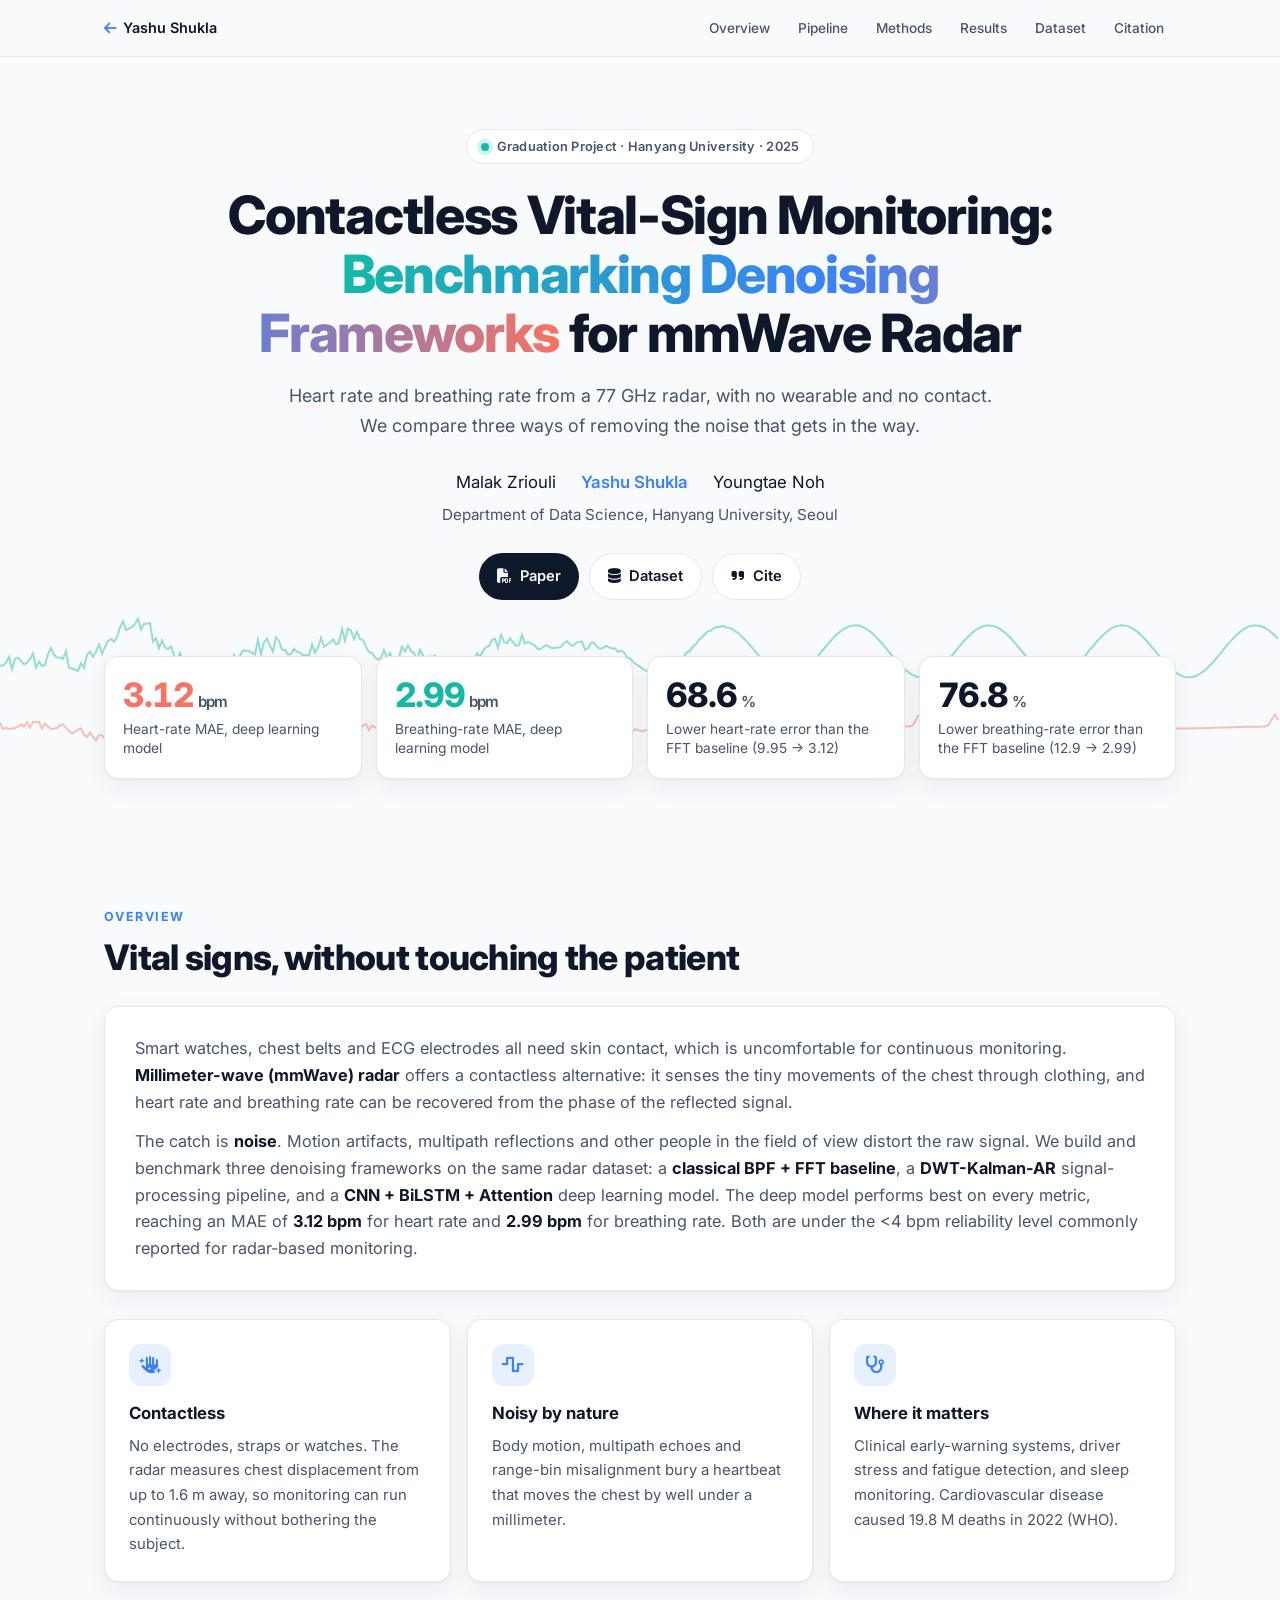
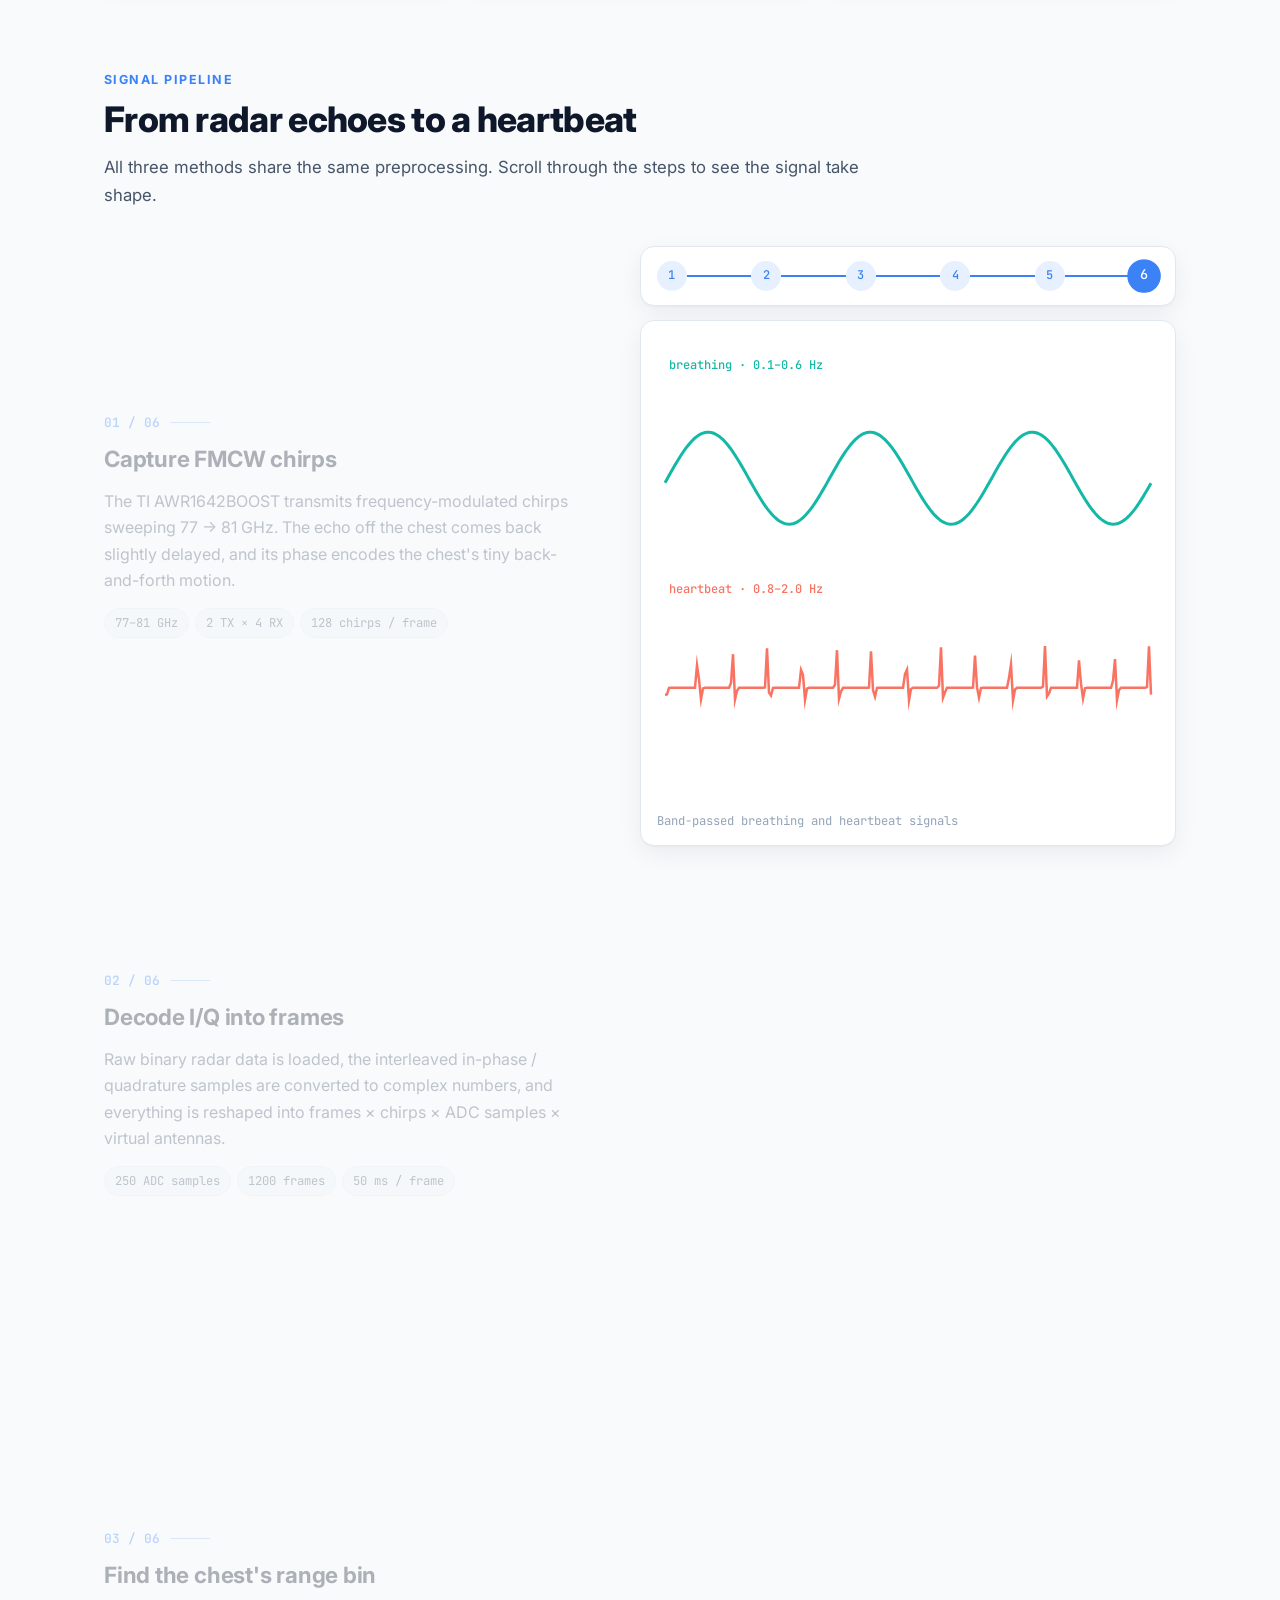
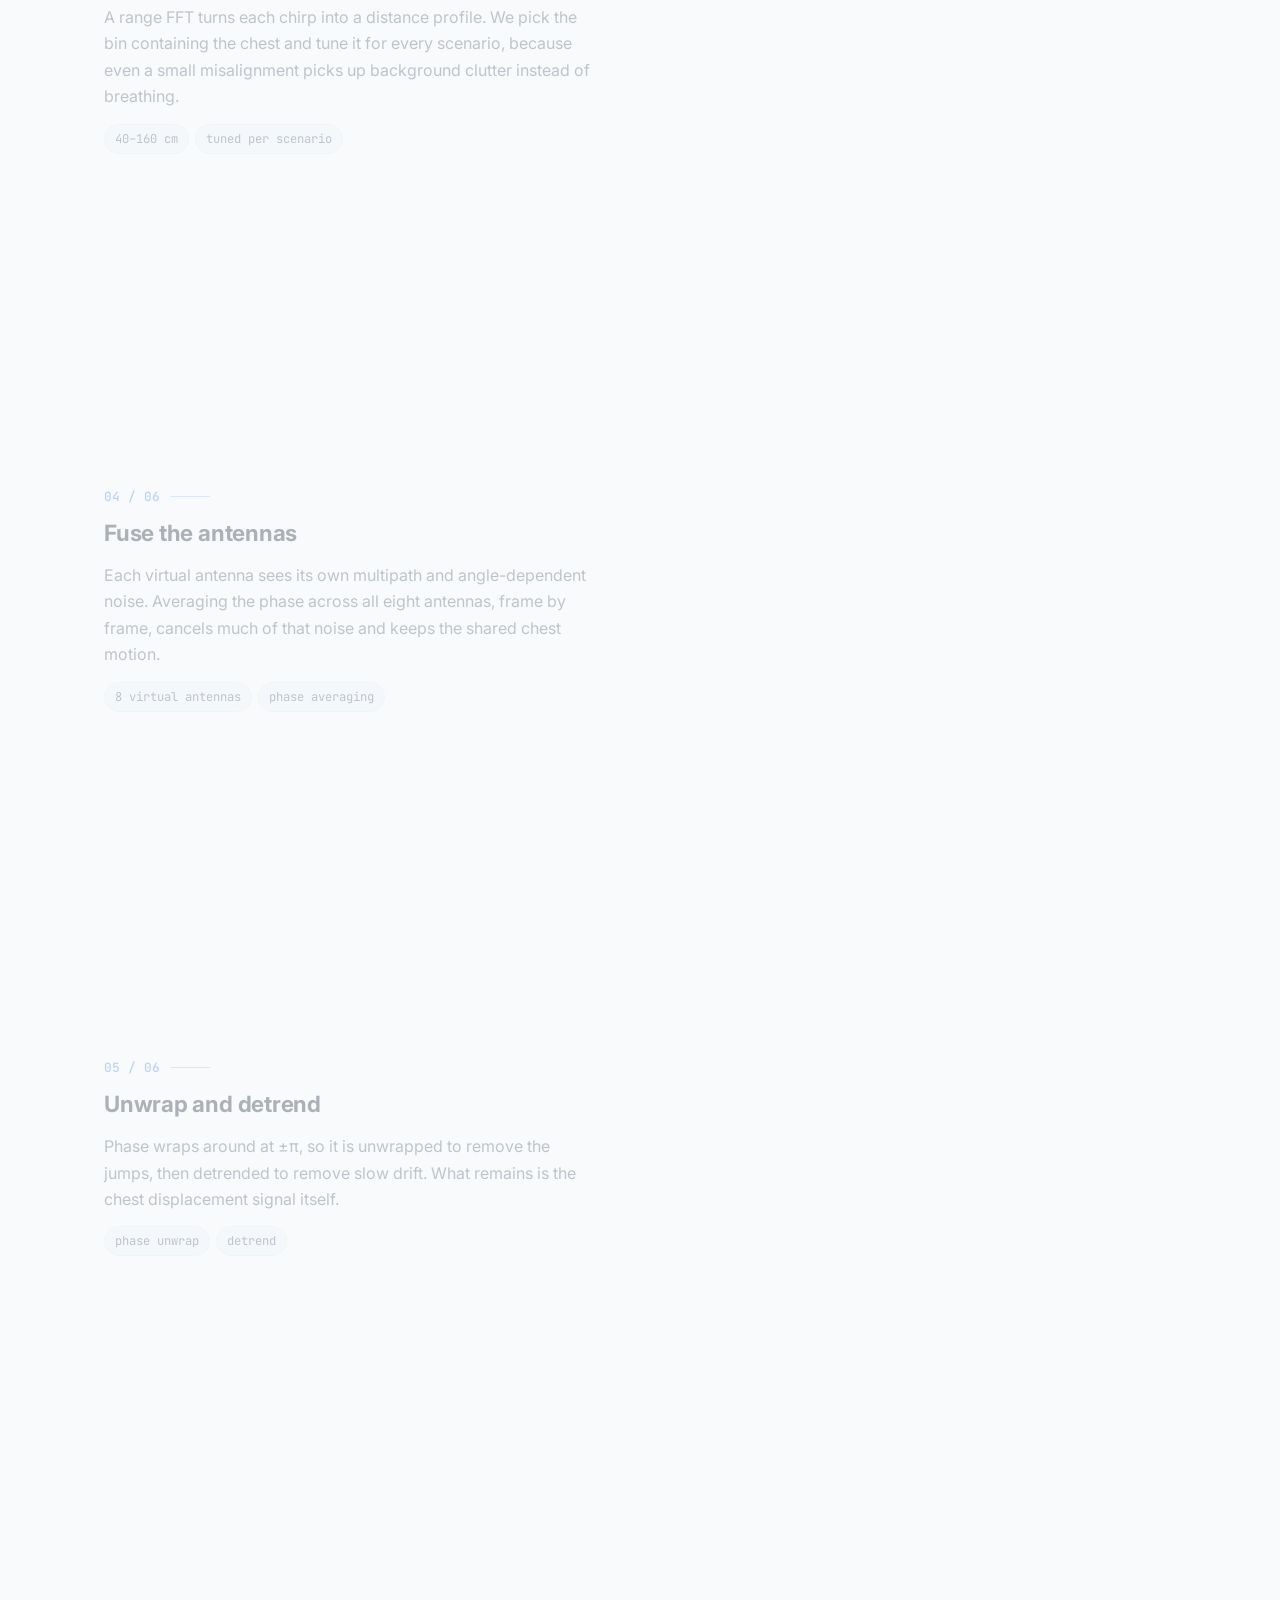
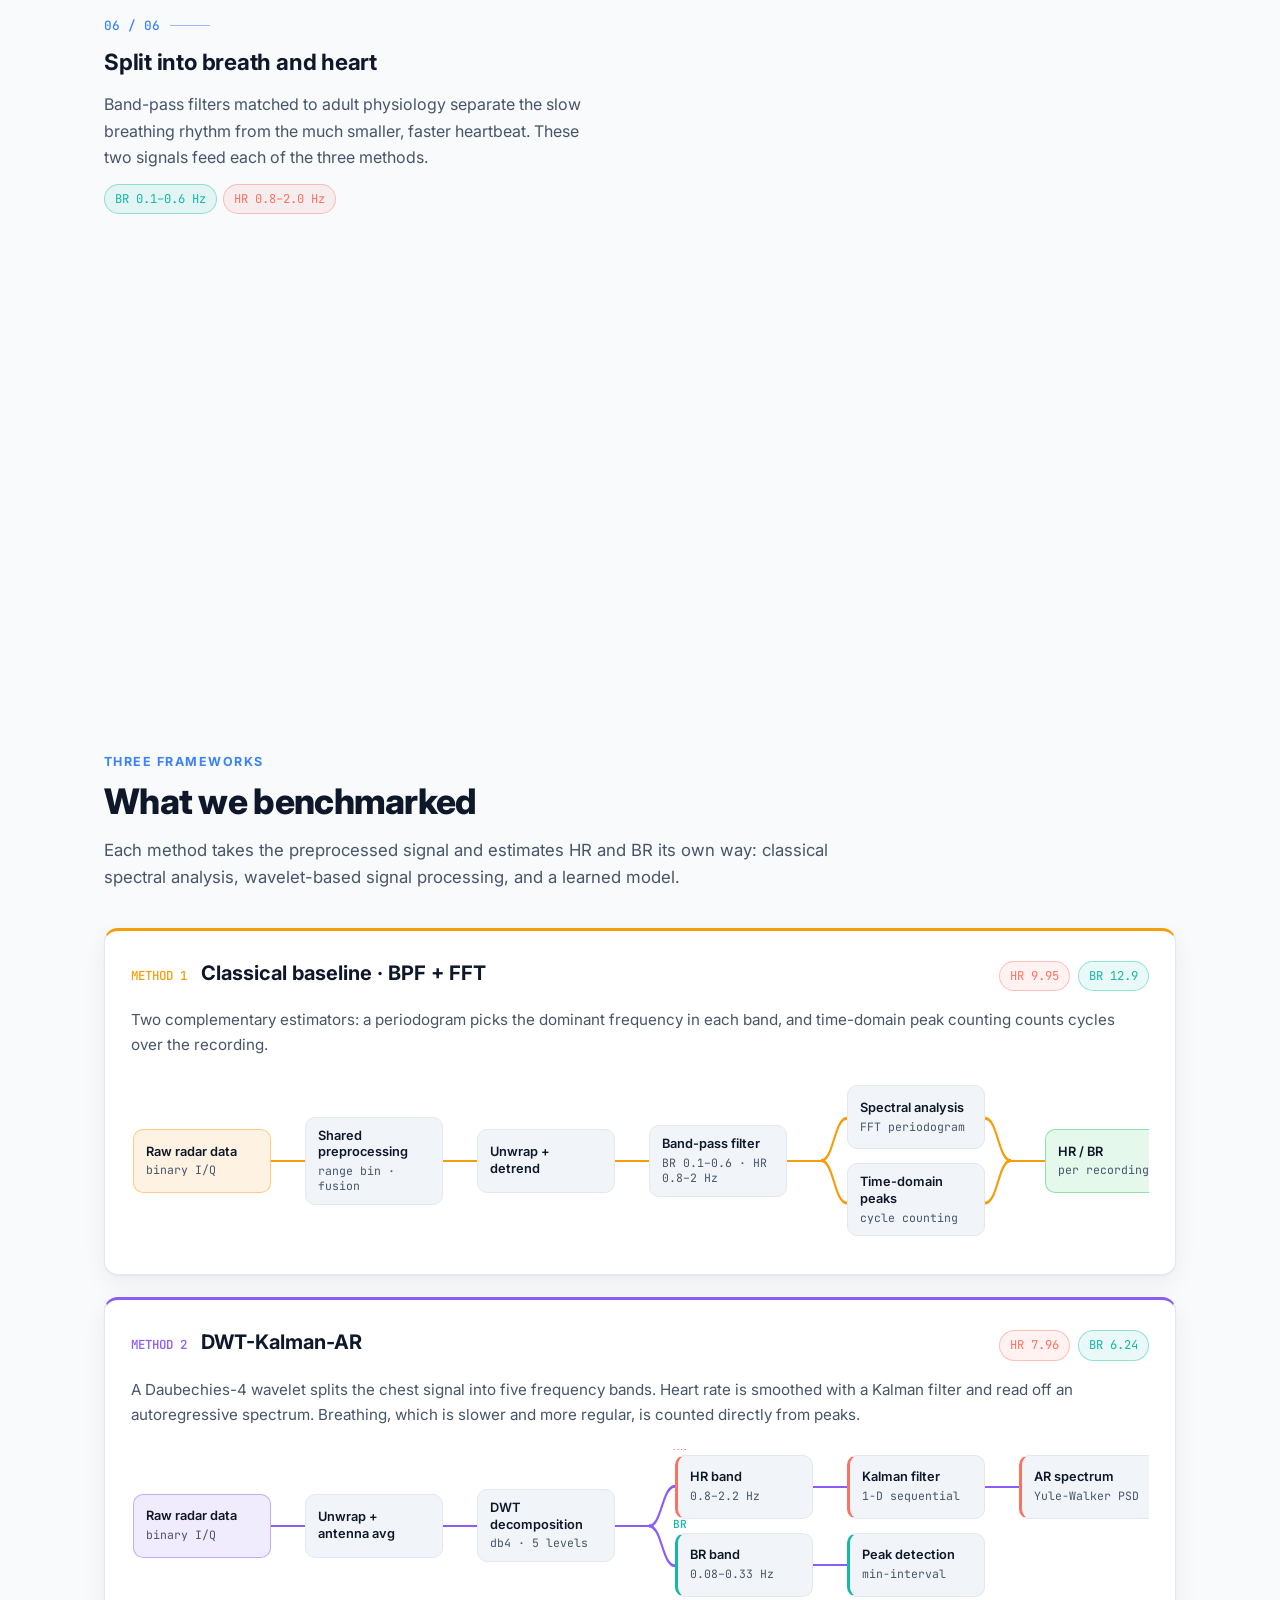
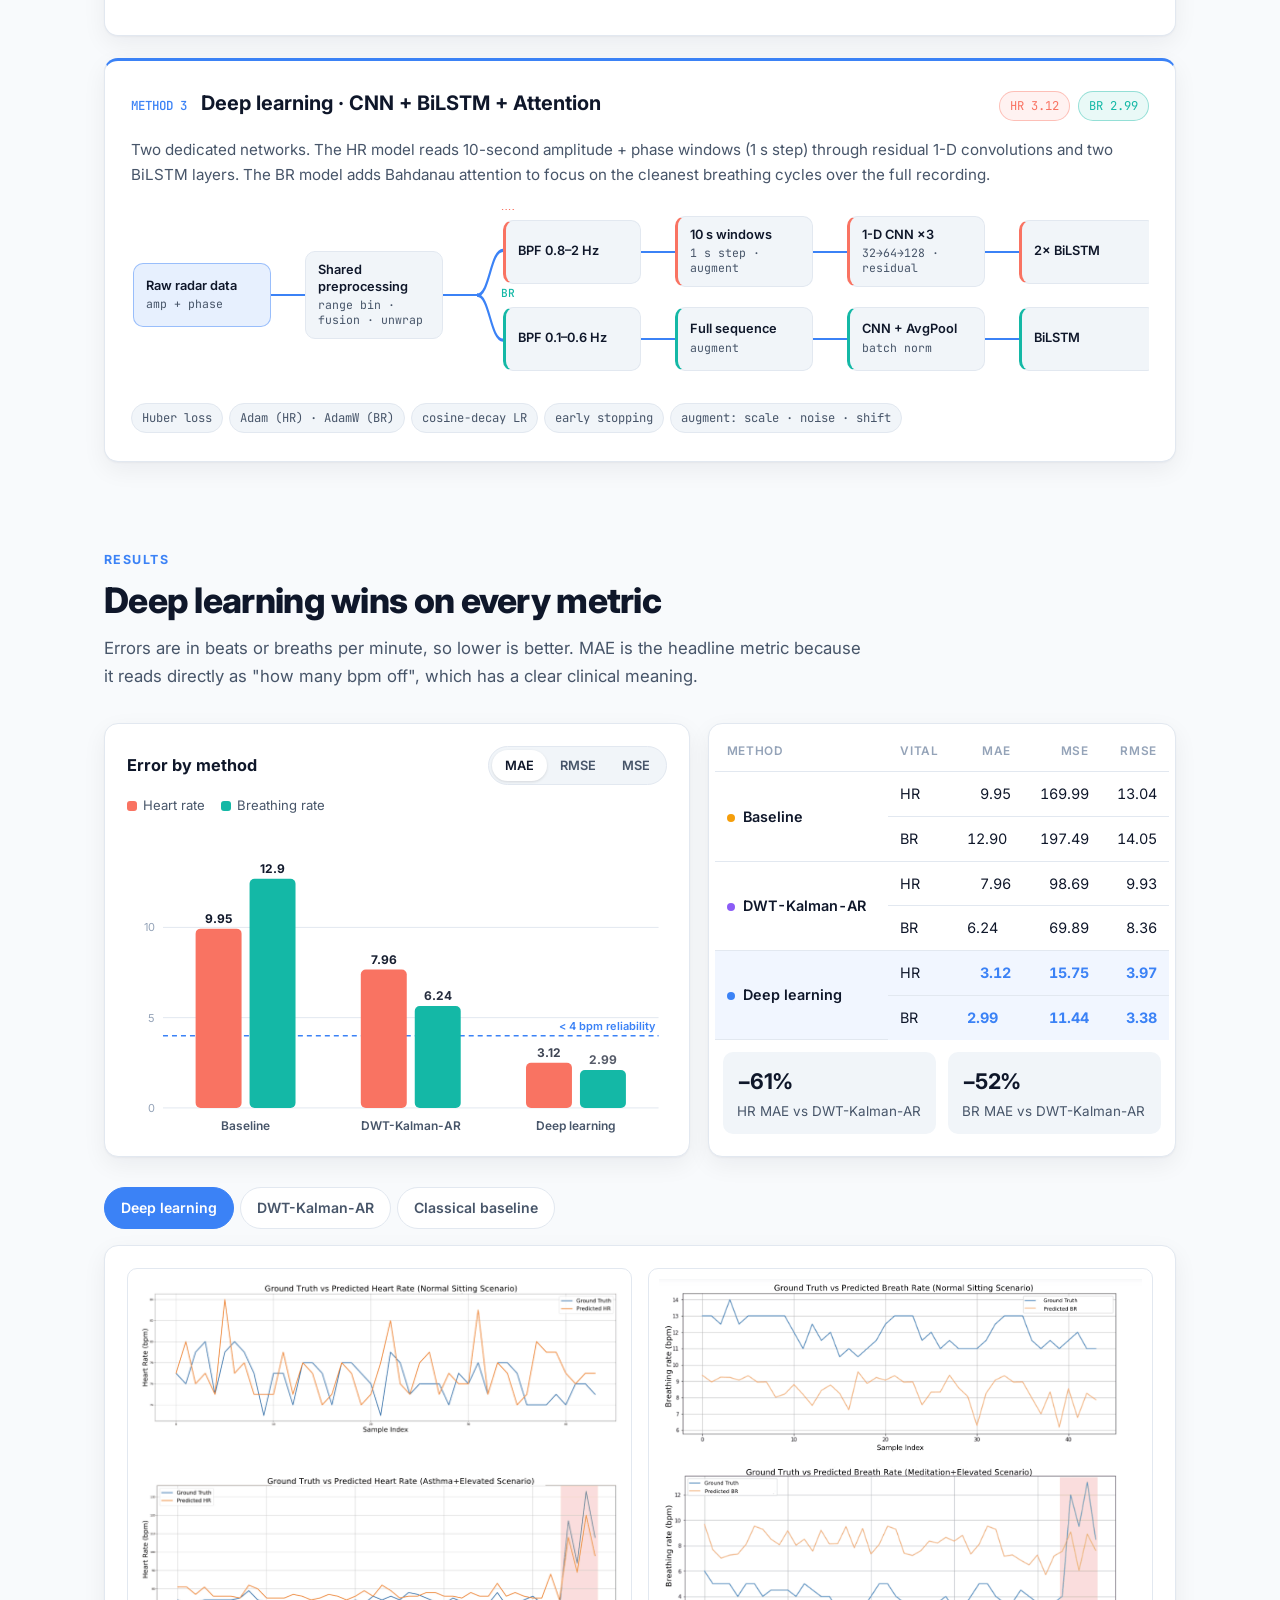
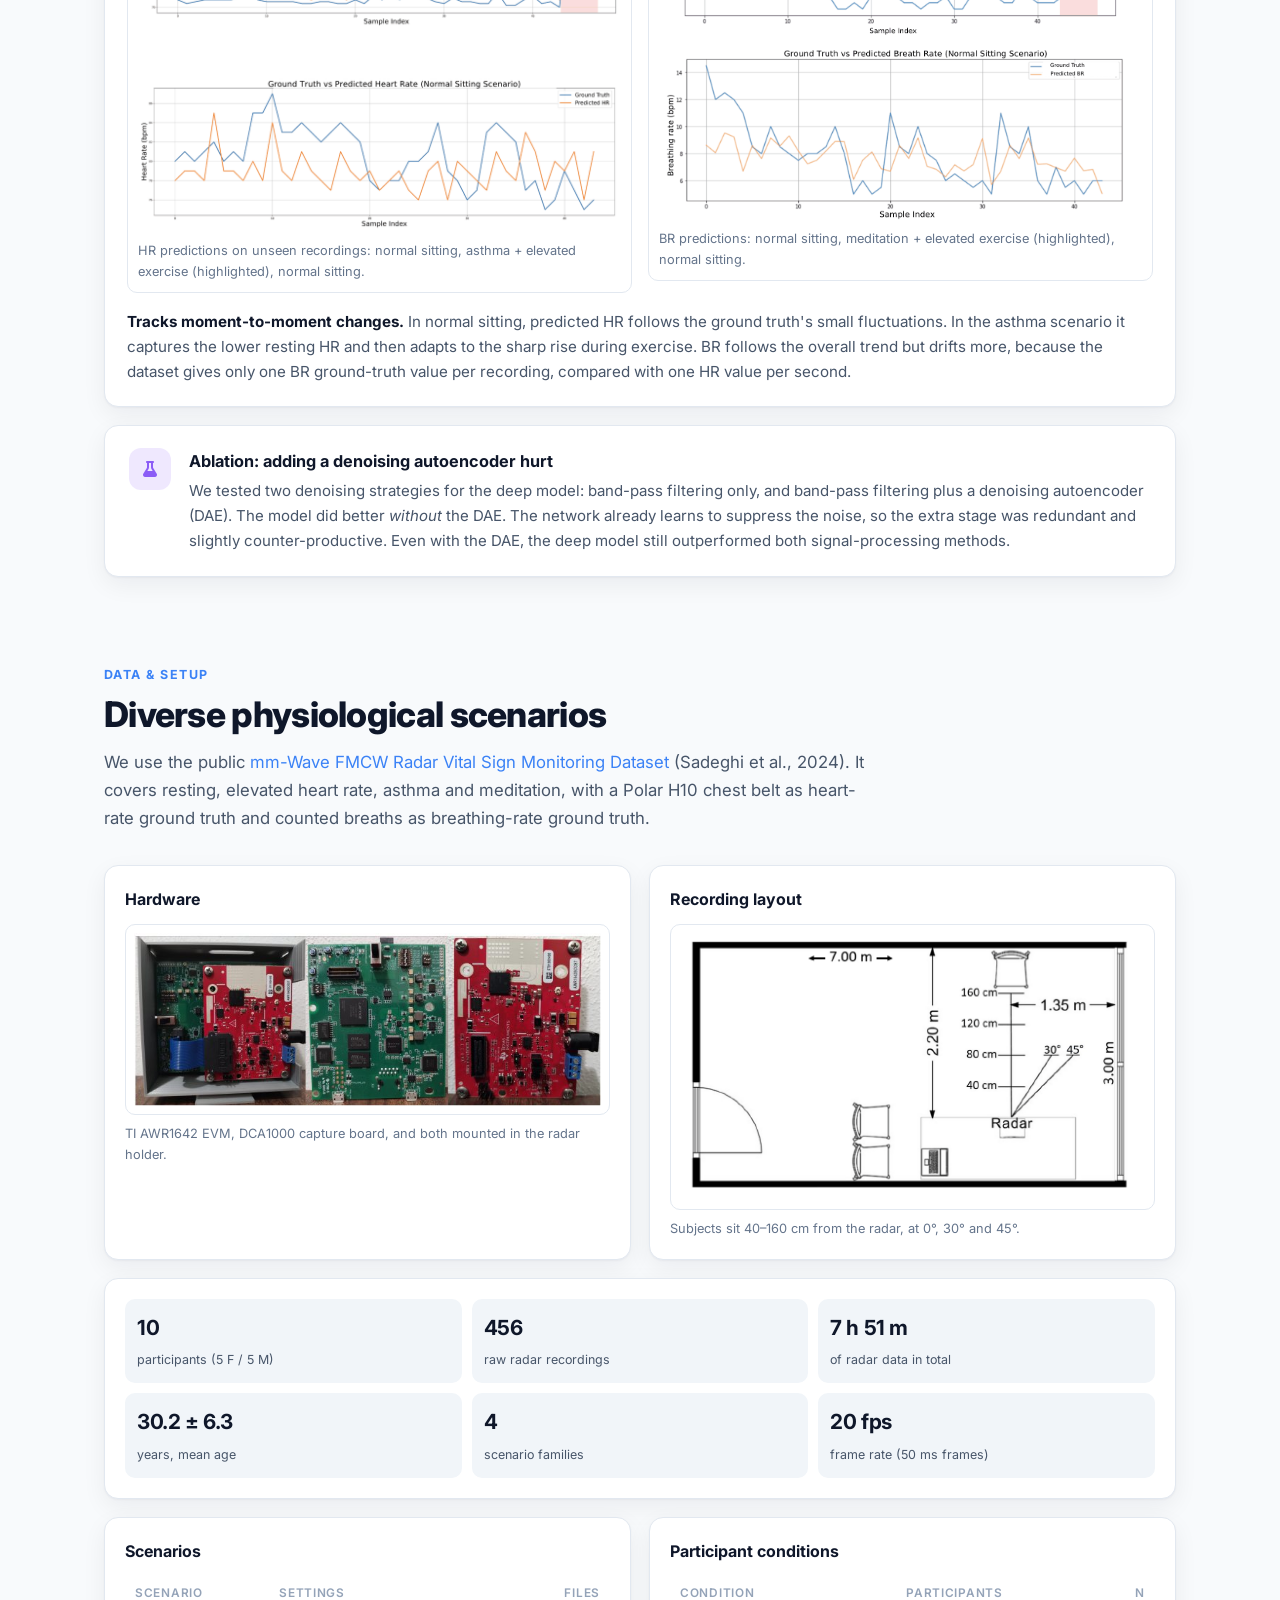
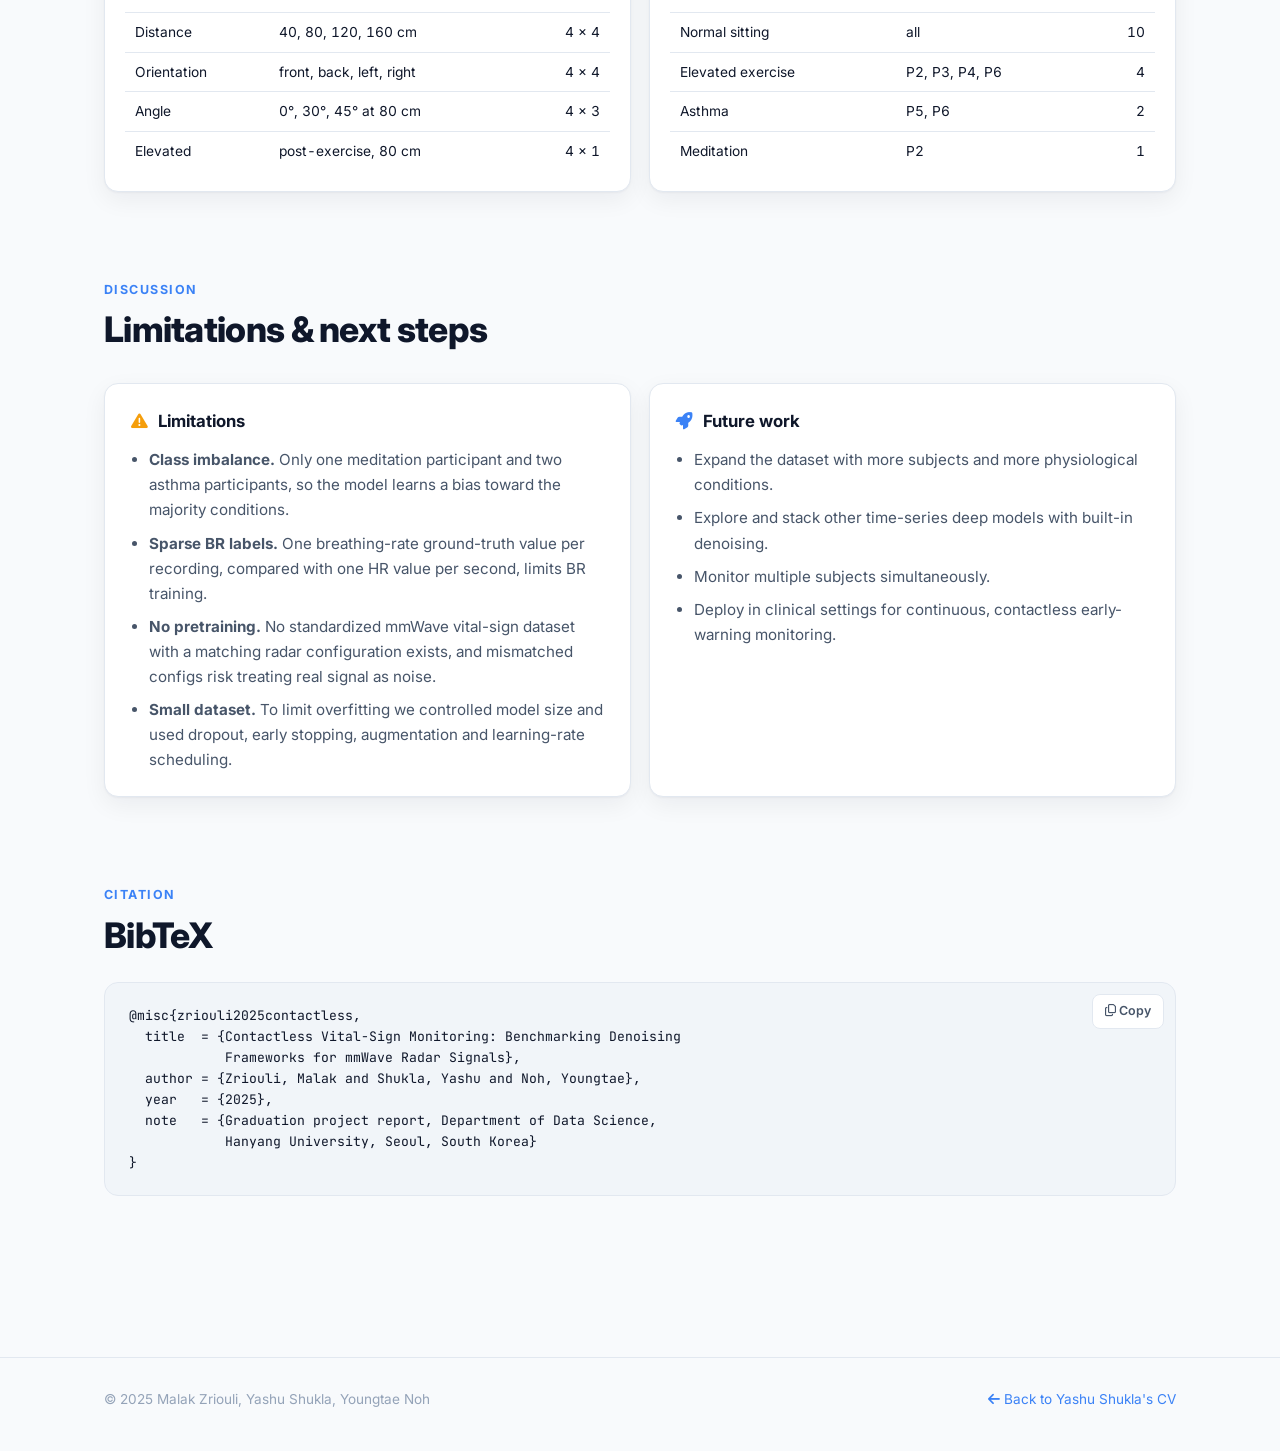
<file: vitalsign/_shot.html>
<!DOCTYPE html>
<html lang="en">
<head>
<meta charset="UTF-8">
<meta name="viewport" content="width=device-width, initial-scale=1.0">
<title>Contactless Vital-Sign Monitoring</title>
<meta name="description" content="Benchmarking classical, wavelet and deep-learning denoising frameworks for heart-rate and breathing-rate estimation from mmWave FMCW radar.">
<link rel="preconnect" href="https://fonts.googleapis.com">
<link rel="preconnect" href="https://fonts.gstatic.com" crossorigin>
<link rel="stylesheet" href="https://fonts.googleapis.com/css2?family=Inter:wght@300;400;500;600;700;800&family=JetBrains+Mono:wght@400;500&display=swap">
<link rel="stylesheet" href="https://cdnjs.cloudflare.com/ajax/libs/font-awesome/6.4.0/css/all.min.css">
<style>
:root {
    --bg: #f8fafc;
    --surface: #ffffff;
    --surface-2: #f1f5f9;
    --border: #e2e8f0;
    --text: #0f172a;
    --text-2: #475569;
    --text-3: #94a3b8;
    --accent: #3b82f6;
    --accent-soft: rgba(59, 130, 246, 0.12);
    --hr: #f97362;
    --br: #14b8a6;
    --m-base: #f59e0b;
    --m-dwt: #8b5cf6;
    --m-dl: #3b82f6;
    --shadow: 0 1px 2px rgba(15, 23, 42, 0.04), 0 8px 24px rgba(15, 23, 42, 0.06);
    --radius: 14px;
    --mono: 'JetBrains Mono', ui-monospace, SFMono-Regular, Menlo, monospace;
}
@media (prefers-color-scheme: dark) {
    :root:not([data-theme="light"]) {
        --bg: #0b1120;
        --surface: #111827;
        --surface-2: #1e293b;
        --border: #263247;
        --text: #e5e7eb;
        --text-2: #a3b1c6;
        --text-3: #64748b;
        --accent: #60a5fa;
        --accent-soft: rgba(96, 165, 250, 0.14);
        --shadow: 0 1px 2px rgba(0, 0, 0, 0.3), 0 8px 24px rgba(0, 0, 0, 0.35);
    }
}
:root[data-theme="dark"] {
    --bg: #0b1120;
    --surface: #111827;
    --surface-2: #1e293b;
    --border: #263247;
    --text: #e5e7eb;
    --text-2: #a3b1c6;
    --text-3: #64748b;
    --accent: #60a5fa;
    --accent-soft: rgba(96, 165, 250, 0.14);
    --shadow: 0 1px 2px rgba(0, 0, 0, 0.3), 0 8px 24px rgba(0, 0, 0, 0.35);
}

* { box-sizing: border-box; margin: 0; padding: 0; }
html { scroll-behavior: smooth; scroll-padding-top: 72px; }
body {
    font-family: 'Inter', system-ui, -apple-system, sans-serif;
    background: var(--bg);
    color: var(--text);
    line-height: 1.65;
    -webkit-font-smoothing: antialiased;
    overflow-x: hidden;
}
a { color: var(--accent); text-decoration: none; }
a:hover { text-decoration: underline; }
img { max-width: 100%; display: block; }

.wrap { max-width: 1120px; margin: 0 auto; padding: 0 24px; }
@media (max-width: 600px) { .wrap { padding: 0 16px; } }

/* ---------- progress + nav ---------- */
.progress {
    position: fixed; top: 0; left: 0; height: 3px; width: 100%;
    background: linear-gradient(90deg, var(--br), var(--accent), var(--hr));
    transform-origin: 0 50%; transform: scaleX(0); z-index: 60;
}
nav.top {
    position: sticky; top: 0; z-index: 50;
    background: color-mix(in srgb, var(--bg) 82%, transparent);
    backdrop-filter: saturate(1.4) blur(10px);
    -webkit-backdrop-filter: saturate(1.4) blur(10px);
    border-bottom: 1px solid var(--border);
}
nav.top .wrap { display: flex; align-items: center; gap: 22px; height: 56px; }
nav.top .back { font-weight: 600; font-size: 0.9rem; color: var(--text); white-space: nowrap; }
nav.top .back i { margin-right: 6px; color: var(--accent); }
nav.top ul { display: flex; gap: 4px; list-style: none; margin-left: auto; overflow-x: auto; scrollbar-width: none; }
nav.top ul::-webkit-scrollbar { display: none; }
nav.top ul a {
    display: block; padding: 6px 12px; border-radius: 999px;
    font-size: 0.85rem; font-weight: 500; color: var(--text-2); white-space: nowrap;
    transition: background 0.2s, color 0.2s;
}
nav.top ul a:hover { text-decoration: none; color: var(--text); background: var(--surface-2); }
nav.top ul a.on { color: var(--accent); background: var(--accent-soft); }
@media (max-width: 760px) { nav.top ul { display: none; } }

/* ---------- hero ---------- */
.hero { position: relative; padding: 72px 0 40px; text-align: center; overflow: hidden; }
.hero canvas { position: absolute; inset: 0; width: 100%; height: 100%; opacity: 0.55; pointer-events: none; }
.hero .wrap { position: relative; }
.eyebrow {
    display: inline-flex; align-items: center; gap: 8px;
    padding: 6px 14px; border-radius: 999px;
    background: var(--surface); border: 1px solid var(--border);
    font-size: 0.8rem; font-weight: 600; color: var(--text-2); letter-spacing: 0.02em;
}
.eyebrow .dot { width: 8px; height: 8px; border-radius: 50%; background: var(--br); box-shadow: 0 0 0 4px rgba(20, 184, 166, 0.18); animation: beat 1.1s infinite; }
@keyframes beat { 0%, 100% { transform: scale(1); } 15% { transform: scale(1.35); } 30% { transform: scale(1); } }
.hero h1 {
    margin: 22px auto 0; max-width: 900px;
    font-size: clamp(2rem, 4.6vw, 3.3rem); line-height: 1.12; font-weight: 800; letter-spacing: -0.025em;
}
.hero h1 .grad { background: linear-gradient(90deg, var(--br), var(--accent) 55%, var(--hr)); -webkit-background-clip: text; background-clip: text; color: transparent; }
.hero .sub { margin: 18px auto 0; max-width: 720px; font-size: 1.12rem; color: var(--text-2); }
.authors { margin-top: 28px; font-size: 1.05rem; }
.authors span { margin: 0 10px; white-space: nowrap; }
.authors .me { font-weight: 600; }
.affil { margin-top: 6px; color: var(--text-2); font-size: 0.95rem; }
.btns { margin-top: 26px; display: flex; gap: 10px; justify-content: center; flex-wrap: wrap; }
.btn {
    display: inline-flex; align-items: center; gap: 8px;
    padding: 10px 18px; border-radius: 999px;
    background: var(--text); color: var(--bg); font-weight: 600; font-size: 0.92rem;
    transition: transform 0.2s, box-shadow 0.2s;
}
.btn:hover { text-decoration: none; transform: translateY(-2px); box-shadow: var(--shadow); }
.btn.ghost { background: var(--surface); color: var(--text); border: 1px solid var(--border); }

/* ---------- stats ---------- */
.stats { display: grid; grid-template-columns: repeat(4, 1fr); gap: 14px; margin-top: 56px; }
.stat {
    background: var(--surface); border: 1px solid var(--border); border-radius: var(--radius);
    padding: 20px 18px; text-align: left; box-shadow: var(--shadow);
}
.stat .num { font-size: 2.1rem; font-weight: 800; letter-spacing: -0.03em; line-height: 1.1; font-variant-numeric: tabular-nums; }
.stat .num small { font-size: 0.95rem; font-weight: 600; color: var(--text-2); margin-left: 4px; }
.stat .lbl { margin-top: 6px; font-size: 0.86rem; color: var(--text-2); line-height: 1.4; }
.stat.hr .num { color: var(--hr); }
.stat.br .num { color: var(--br); }
@media (max-width: 860px) { .stats { grid-template-columns: repeat(2, 1fr); } }

/* ---------- sections ---------- */
section.block { padding: 88px 0 0; }
.kicker { font-size: 0.78rem; font-weight: 700; letter-spacing: 0.12em; text-transform: uppercase; color: var(--accent); }
h2.title { margin-top: 8px; font-size: clamp(1.6rem, 3vw, 2.2rem); font-weight: 800; letter-spacing: -0.02em; line-height: 1.2; }
.lead { margin-top: 14px; max-width: 760px; color: var(--text-2); font-size: 1.05rem; }
.card {
    background: var(--surface); border: 1px solid var(--border);
    border-radius: var(--radius); box-shadow: var(--shadow);
}

/* reveal */
.rv { opacity: 0; transform: translateY(26px); transition: opacity 0.7s ease, transform 0.7s cubic-bezier(.2,.7,.2,1); }
.rv.in { opacity: 1; transform: none; }

/* ---------- abstract ---------- */
.abstract { margin-top: 28px; padding: 28px 30px; font-size: 1.02rem; color: var(--text-2); }
.abstract p + p { margin-top: 12px; }
.abstract strong { color: var(--text); }

.why { display: grid; grid-template-columns: repeat(3, 1fr); gap: 16px; margin-top: 28px; }
.why .card { padding: 24px; }
.why .ic {
    width: 42px; height: 42px; border-radius: 12px; display: grid; place-items: center;
    background: var(--accent-soft); color: var(--accent); font-size: 1.1rem;
}
.why h3 { margin-top: 14px; font-size: 1.05rem; }
.why p { margin-top: 6px; font-size: 0.93rem; color: var(--text-2); }
@media (max-width: 860px) { .why { grid-template-columns: 1fr; } }

/* ---------- scrollytelling pipeline ---------- */
.story { display: grid; grid-template-columns: 1fr 1.1fr; gap: 48px; margin-top: 36px; }
.story .steps { padding-bottom: 30vh; }
.step {
    min-height: 62vh; display: flex; flex-direction: column; justify-content: center;
    opacity: 0.32; transition: opacity 0.4s;
}
.step.on { opacity: 1; }
.step .n {
    font-family: var(--mono); font-size: 0.8rem; font-weight: 500; color: var(--accent);
    display: inline-flex; align-items: center; gap: 10px;
}
.step .n::after { content: ''; width: 40px; height: 1px; background: currentColor; opacity: 0.5; }
.step h3 { margin-top: 8px; font-size: 1.4rem; letter-spacing: -0.01em; }
.step p { margin-top: 10px; color: var(--text-2); }
.step .chips { margin-top: 14px; display: flex; flex-wrap: wrap; gap: 6px; }
.chip {
    font-family: var(--mono); font-size: 0.76rem; padding: 4px 10px; border-radius: 999px;
    background: var(--surface-2); color: var(--text-2); border: 1px solid var(--border);
}
.chip.hr { color: var(--hr); border-color: color-mix(in srgb, var(--hr) 40%, transparent); background: color-mix(in srgb, var(--hr) 9%, transparent); }
.chip.br { color: var(--br); border-color: color-mix(in srgb, var(--br) 40%, transparent); background: color-mix(in srgb, var(--br) 9%, transparent); }

.stage { position: sticky; top: 90px; height: calc(100vh - 130px); max-height: 600px; display: flex; flex-direction: column; gap: 14px; }
.rail { display: flex; align-items: center; padding: 14px 16px; gap: 0; }
.rail .node {
    flex: 0 0 auto; width: 30px; height: 30px; border-radius: 50%;
    display: grid; place-items: center; font-family: var(--mono); font-size: 0.75rem; font-weight: 500;
    background: var(--surface-2); color: var(--text-3); border: 1px solid var(--border);
    transition: background 0.35s, color 0.35s, border-color 0.35s, transform 0.35s;
}
.rail .node.done { background: var(--accent-soft); color: var(--accent); border-color: transparent; }
.rail .node.cur { background: var(--accent); color: #fff; border-color: var(--accent); transform: scale(1.12); }
.rail .seg { flex: 1; height: 2px; background: var(--border); position: relative; overflow: hidden; }
.rail .seg i { position: absolute; inset: 0; background: var(--accent); transform-origin: 0 50%; transform: scaleX(0); transition: transform 0.45s ease; }
.rail .seg.done i { transform: scaleX(1); }
.viz { flex: 1; position: relative; overflow: hidden; }
.viz canvas { position: absolute; inset: 0; width: 100%; height: 100%; }
.viz .cap {
    position: absolute; left: 16px; bottom: 14px; right: 16px;
    font-family: var(--mono); font-size: 0.76rem; color: var(--text-3);
}
@media (max-width: 900px) {
    .story { grid-template-columns: 1fr; gap: 0; }
    .stage { order: -1; top: 56px; height: 300px; z-index: 5; background: var(--bg); padding: 10px 0; }
    .step { min-height: 46vh; }
}

/* ---------- method flowcharts ---------- */
.methods { display: flex; flex-direction: column; gap: 22px; margin-top: 36px; }
.method { padding: 26px 26px 28px; --mc: var(--accent); border-top: 3px solid var(--mc); }
.method.base { --mc: var(--m-base); }
.method.dwt { --mc: var(--m-dwt); }
.method.dl { --mc: var(--m-dl); }
.mhead { display: flex; align-items: baseline; gap: 14px; flex-wrap: wrap; }
.mhead .tag { font-family: var(--mono); font-size: 0.78rem; color: var(--mc); font-weight: 500; }
.mhead h3 { font-size: 1.25rem; }
.mhead .res { margin-left: auto; display: flex; gap: 8px; }
.mhead p { flex-basis: 100%; color: var(--text-2); font-size: 0.95rem; margin-top: 2px; }
.flow-scroll { margin-top: 22px; overflow-x: auto; padding: 6px 2px 10px; }
.flow { display: flex; align-items: center; min-width: max-content; }
.flow .split { display: flex; flex-direction: column; gap: 14px; position: relative; padding: 0 0 0 0; }
.flow .lane { display: flex; align-items: center; position: relative; }
.flow .lane .lab {
    position: absolute; left: -2px; top: -18px; font-family: var(--mono); font-size: 0.7rem; font-weight: 500;
}
.lane.hr .lab { color: var(--hr); }
.lane.br .lab { color: var(--br); }
.fn {
    position: relative; flex: 0 0 auto; width: 138px; min-height: 64px;
    padding: 10px 12px; border-radius: 10px;
    background: var(--surface-2); border: 1px solid var(--border);
    font-size: 0.8rem; line-height: 1.3; font-weight: 600; color: var(--text);
    display: flex; flex-direction: column; justify-content: center;
    opacity: 0; transform: translateY(12px) scale(0.96);
    transition: opacity 0.5s ease, transform 0.5s cubic-bezier(.2,.8,.2,1), border-color 0.3s, box-shadow 0.3s;
}
.fn small { display: block; margin-top: 3px; font-weight: 400; font-size: 0.72rem; color: var(--text-2); font-family: var(--mono); }
.fn.io { background: color-mix(in srgb, var(--mc) 12%, var(--surface)); border-color: color-mix(in srgb, var(--mc) 45%, transparent); }
.fn.out { background: color-mix(in srgb, #22c55e 12%, var(--surface)); border-color: color-mix(in srgb, #22c55e 45%, transparent); }
.fn.muted { opacity: 0; border-style: dashed; color: var(--text-3); }
.lane.hr .fn:not(.out) { border-left: 3px solid var(--hr); }
.lane.br .fn:not(.out) { border-left: 3px solid var(--br); }
.fn:hover { border-color: var(--mc); box-shadow: 0 0 0 4px color-mix(in srgb, var(--mc) 14%, transparent); }
.arrow { flex: 0 0 auto; width: 34px; height: 2px; position: relative; background: var(--border); overflow: hidden; }
.arrow::before {
    content: ''; position: absolute; inset: 0; background: var(--mc);
    transform-origin: 0 50%; transform: scaleX(0); transition: transform 0.4s ease;
}
.arrow::after {
    content: ''; position: absolute; top: -2px; left: -10px; width: 10px; height: 6px; border-radius: 3px;
    background: #fff; opacity: 0; box-shadow: 0 0 8px 2px var(--mc);
}
.flow.go .fn { opacity: 1; transform: none; }
.flow.go .fn.muted { opacity: 0.75; }
.flow.go .arrow::before { transform: scaleX(1); }
.flow.go.live .arrow::after { opacity: 1; animation: pulse 1.6s linear infinite; animation-delay: var(--pd, 0s); }
@keyframes pulse { from { left: -10px; } to { left: 100%; } }
.fork { flex: 0 0 auto; width: 26px; align-self: stretch; position: relative; }
.fork svg { position: absolute; inset: 0; width: 100%; height: 100%; overflow: visible; }
.fork path { fill: none; stroke: var(--mc); stroke-width: 2; stroke-dasharray: 200; stroke-dashoffset: 200; transition: stroke-dashoffset 0.6s ease; }
.flow.go .fork path { stroke-dashoffset: 0; }
.mnote { margin-top: 18px; display: flex; flex-wrap: wrap; gap: 6px; }

/* ---------- results ---------- */
.results { display: grid; grid-template-columns: 1.25fr 1fr; gap: 18px; margin-top: 32px; }
.chart-card { padding: 22px 22px 14px; }
.chart-head { display: flex; align-items: center; gap: 12px; flex-wrap: wrap; }
.chart-head h3 { font-size: 1.02rem; }
.seg-btns { margin-left: auto; display: inline-flex; background: var(--surface-2); border: 1px solid var(--border); border-radius: 999px; padding: 3px; }
.seg-btns button {
    font: inherit; font-size: 0.8rem; font-weight: 600; border: 0; background: transparent; color: var(--text-2);
    padding: 5px 13px; border-radius: 999px; cursor: pointer; transition: background 0.2s, color 0.2s;
}
.seg-btns button.on { background: var(--surface); color: var(--text); box-shadow: 0 1px 3px rgba(0,0,0,0.12); }
.legend { display: flex; gap: 16px; margin-top: 10px; font-size: 0.82rem; color: var(--text-2); }
.legend span::before { content: ''; display: inline-block; width: 10px; height: 10px; border-radius: 3px; margin-right: 6px; vertical-align: -1px; background: var(--c); }
#chart { width: 100%; height: 320px; display: block; margin-top: 6px; }
#chart text { font-family: 'Inter', sans-serif; }
.tbl-card { padding: 8px 6px; overflow-x: auto; }
table { width: 100%; border-collapse: collapse; font-size: 0.9rem; font-variant-numeric: tabular-nums; }
th, td { padding: 10px 12px; text-align: right; border-bottom: 1px solid var(--border); }
th:first-child, td:first-child, th:nth-child(2), td:nth-child(2) { text-align: left; }
thead th { font-size: 0.74rem; text-transform: uppercase; letter-spacing: 0.06em; color: var(--text-3); font-weight: 600; }
tbody tr:last-child td { border-bottom: 0; }
td.m { font-weight: 600; }
td .sw { display: inline-block; width: 8px; height: 8px; border-radius: 50%; margin-right: 8px; background: var(--c); }
tr.best td { background: color-mix(in srgb, var(--accent) 7%, transparent); }
td.win { font-weight: 700; color: var(--accent); }
.vs { margin-top: 12px; display: grid; grid-template-columns: 1fr 1fr; gap: 12px; padding: 0 8px 10px; }
.vs div { background: var(--surface-2); border-radius: 10px; padding: 12px 14px; font-size: 0.84rem; color: var(--text-2); }
.vs b { display: block; font-size: 1.35rem; color: var(--text); letter-spacing: -0.02em; }
@media (max-width: 900px) { .results { grid-template-columns: 1fr; } }

/* qualitative */
.tabs { display: inline-flex; gap: 6px; margin-top: 30px; flex-wrap: wrap; }
.tabs button {
    font: inherit; font-size: 0.88rem; font-weight: 600; cursor: pointer;
    padding: 8px 16px; border-radius: 999px; border: 1px solid var(--border);
    background: var(--surface); color: var(--text-2); transition: all 0.2s;
}
.tabs button.on { color: #fff; background: var(--c); border-color: var(--c); }
.panes { margin-top: 16px; }
.pane { display: none; padding: 22px; }
.pane.on { display: block; animation: fadeUp 0.45s ease; }
@keyframes fadeUp { from { opacity: 0; transform: translateY(10px); } to { opacity: 1; transform: none; } }
.pane .figs { display: grid; grid-template-columns: 1fr 1fr; gap: 16px; align-items: start; }
.pane figure { background: #fff; border: 1px solid var(--border); border-radius: 10px; padding: 10px; cursor: zoom-in; transition: box-shadow 0.2s, transform 0.2s; }
.pane figure:hover { box-shadow: var(--shadow); transform: translateY(-2px); }
.pane figcaption, .fig-cap { margin-top: 8px; font-size: 0.8rem; color: #64748b; }
.pane .obs { margin-top: 16px; color: var(--text-2); font-size: 0.95rem; }
.pane .obs b { color: var(--text); }
@media (max-width: 760px) { .pane .figs { grid-template-columns: 1fr; } }

/* ablation */
.ablate { margin-top: 18px; padding: 22px 24px; display: flex; gap: 18px; align-items: flex-start; }
.ablate .ic { flex: 0 0 auto; width: 42px; height: 42px; border-radius: 12px; display: grid; place-items: center; background: color-mix(in srgb, var(--m-dwt) 14%, transparent); color: var(--m-dwt); }
.ablate h3 { font-size: 1.02rem; }
.ablate p { margin-top: 4px; color: var(--text-2); font-size: 0.94rem; }

/* ---------- dataset ---------- */
.data-grid { display: grid; grid-template-columns: 1fr 1fr; gap: 18px; margin-top: 32px; }
.data-grid .card { padding: 20px; }
.data-grid h3 { font-size: 1rem; margin-bottom: 12px; }
.photo { background: #fff; border-radius: 10px; padding: 8px; border: 1px solid var(--border); cursor: zoom-in; }
.facts { display: grid; grid-template-columns: repeat(3, 1fr); gap: 10px; }
.facts div { background: var(--surface-2); border-radius: 10px; padding: 12px; }
.facts b { display: block; font-size: 1.3rem; letter-spacing: -0.02em; }
.facts span { font-size: 0.78rem; color: var(--text-2); }
.data-grid table { font-size: 0.86rem; }
.data-grid td, .data-grid th { padding: 8px 10px; }
.span2 { grid-column: 1 / -1; }
@media (max-width: 860px) { .data-grid { grid-template-columns: 1fr; } .facts { grid-template-columns: repeat(2, 1fr); } }

/* ---------- limitations ---------- */
.two { display: grid; grid-template-columns: 1fr 1fr; gap: 18px; margin-top: 32px; }
.two .card { padding: 24px 26px; }
.two h3 { font-size: 1.05rem; display: flex; align-items: center; gap: 10px; }
.two ul { margin-top: 12px; padding-left: 18px; color: var(--text-2); font-size: 0.95rem; }
.two li + li { margin-top: 8px; }
@media (max-width: 860px) { .two { grid-template-columns: 1fr; } }

/* ---------- citation ---------- */
.cite { margin-top: 26px; position: relative; }
.cite pre {
    padding: 22px 24px; overflow-x: auto; font-family: var(--mono); font-size: 0.82rem; line-height: 1.6;
    color: var(--text); background: var(--surface-2); border-radius: var(--radius); border: 1px solid var(--border);
}
.cite button {
    position: absolute; top: 12px; right: 12px; font: inherit; font-size: 0.78rem; font-weight: 600;
    padding: 6px 12px; border-radius: 8px; border: 1px solid var(--border); background: var(--surface); color: var(--text-2); cursor: pointer;
}
.ack { margin-top: 22px; color: var(--text-2); font-size: 0.93rem; }
footer { margin-top: 90px; padding: 30px 0 40px; border-top: 1px solid var(--border); color: var(--text-3); font-size: 0.85rem; }
footer .wrap { display: flex; justify-content: space-between; gap: 12px; flex-wrap: wrap; }

/* lightbox */
.lb { position: fixed; inset: 0; z-index: 100; background: rgba(2, 6, 23, 0.82); display: none; place-items: center; padding: 24px; cursor: zoom-out; }
.lb.on { display: grid; animation: fadeUp 0.25s ease; }
.lb img { max-width: min(1200px, 100%); max-height: 88vh; background: #fff; border-radius: 10px; padding: 10px; }

@media (prefers-reduced-motion: reduce) {
    * { animation: none !important; transition: none !important; }
    .rv, .fn { opacity: 1 !important; transform: none !important; }
}
</style>
</head>
<body>
<div class="progress" id="progress"></div>

<nav class="top">
    <div class="wrap">
        <a class="back" href="../"><i class="fa-solid fa-arrow-left"></i>Yashu Shukla</a>
        <ul id="navlinks">
            <li><a href="#overview">Overview</a></li>
            <li><a href="#pipeline">Pipeline</a></li>
            <li><a href="#methods">Methods</a></li>
            <li><a href="#results">Results</a></li>
            <li><a href="#dataset">Dataset</a></li>
            <li><a href="#citation">Citation</a></li>
        </ul>
    </div>
</nav>

<header class="hero">
    <canvas id="heroWave" aria-hidden="true"></canvas>
    <div class="wrap">
        <span class="eyebrow"><span class="dot"></span>Graduation Project · Hanyang University · 2025</span>
        <h1>Contactless Vital-Sign Monitoring: <span class="grad">Benchmarking Denoising Frameworks</span> for mmWave Radar</h1>
        <p class="sub">Heart rate and breathing rate from a 77 GHz radar, with no wearable and no contact. We compare three ways of removing the noise that gets in the way.</p>
        <div class="authors">
            <span>Malak Zriouli</span>
            <span class="me"><a href="../">Yashu Shukla</a></span>
            <span>Youngtae Noh</span>
        </div>
        <div class="affil">Department of Data Science, Hanyang University, Seoul</div>
        <div class="btns">
            <a class="btn" href="paper.pdf" target="_blank"><i class="fa-solid fa-file-pdf"></i>Paper</a>
            <a class="btn ghost" href="https://arxiv.org/abs/2405.12659" target="_blank"><i class="fa-solid fa-database"></i>Dataset</a>
            <a class="btn ghost" href="#citation"><i class="fa-solid fa-quote-right"></i>Cite</a>
        </div>

        <div class="stats">
            <div class="stat hr rv"><div class="num"><span data-count="3.12" data-dec="2">0</span><small>bpm</small></div><div class="lbl">Heart-rate MAE, deep learning model</div></div>
            <div class="stat br rv"><div class="num"><span data-count="2.99" data-dec="2">0</span><small>bpm</small></div><div class="lbl">Breathing-rate MAE, deep learning model</div></div>
            <div class="stat rv"><div class="num"><span data-count="68.6" data-dec="1">0</span><small>%</small></div><div class="lbl">Lower heart-rate error than the FFT baseline (9.95 → 3.12)</div></div>
            <div class="stat rv"><div class="num"><span data-count="76.8" data-dec="1">0</span><small>%</small></div><div class="lbl">Lower breathing-rate error than the FFT baseline (12.9 → 2.99)</div></div>
        </div>
    </div>
</header>

<main class="wrap">

    <!-- ===== Overview ===== -->
    <section class="block" id="overview">
        <div class="rv">
            <div class="kicker">Overview</div>
            <h2 class="title">Vital signs, without touching the patient</h2>
        </div>
        <div class="card abstract rv">
            <p>Smart watches, chest belts and ECG electrodes all need skin contact, which is uncomfortable for continuous monitoring. <strong>Millimeter-wave (mmWave) radar</strong> offers a contactless alternative: it senses the tiny movements of the chest through clothing, and heart rate and breathing rate can be recovered from the phase of the reflected signal.</p>
            <p>The catch is <strong>noise</strong>. Motion artifacts, multipath reflections and other people in the field of view distort the raw signal. We build and benchmark three denoising frameworks on the same radar dataset: a <strong>classical BPF + FFT baseline</strong>, a <strong>DWT-Kalman-AR</strong> signal-processing pipeline, and a <strong>CNN + BiLSTM + Attention</strong> deep learning model. The deep model performs best on every metric, reaching an MAE of <strong>3.12 bpm</strong> for heart rate and <strong>2.99 bpm</strong> for breathing rate. Both are under the &lt;4 bpm reliability level commonly reported for radar-based monitoring.</p>
        </div>
        <div class="why">
            <div class="card rv"><div class="ic"><i class="fa-solid fa-hand-sparkles"></i></div><h3>Contactless</h3><p>No electrodes, straps or watches. The radar measures chest displacement from up to 1.6 m away, so monitoring can run continuously without bothering the subject.</p></div>
            <div class="card rv"><div class="ic"><i class="fa-solid fa-wave-square"></i></div><h3>Noisy by nature</h3><p>Body motion, multipath echoes and range-bin misalignment bury a heartbeat that moves the chest by well under a millimeter.</p></div>
            <div class="card rv"><div class="ic"><i class="fa-solid fa-stethoscope"></i></div><h3>Where it matters</h3><p>Clinical early-warning systems, driver stress and fatigue detection, and sleep monitoring. Cardiovascular disease caused 19.8 M deaths in 2022 (WHO).</p></div>
        </div>
    </section>

    <!-- ===== Pipeline scrollytelling ===== -->
    <section class="block" id="pipeline">
        <div class="rv">
            <div class="kicker">Signal pipeline</div>
            <h2 class="title">From radar echoes to a heartbeat</h2>
            <p class="lead">All three methods share the same preprocessing. Scroll through the steps to see the signal take shape.</p>
        </div>
        <div class="story">
            <div class="steps" id="steps">
                <div class="step" data-step="0">
                    <span class="n">01 / 06</span>
                    <h3>Capture FMCW chirps</h3>
                    <p>The TI AWR1642BOOST transmits frequency-modulated chirps sweeping 77 → 81 GHz. The echo off the chest comes back slightly delayed, and its phase encodes the chest's tiny back-and-forth motion.</p>
                    <div class="chips"><span class="chip">77–81 GHz</span><span class="chip">2 TX × 4 RX</span><span class="chip">128 chirps / frame</span></div>
                </div>
                <div class="step" data-step="1">
                    <span class="n">02 / 06</span>
                    <h3>Decode I/Q into frames</h3>
                    <p>Raw binary radar data is loaded, the interleaved in-phase / quadrature samples are converted to complex numbers, and everything is reshaped into frames × chirps × ADC samples × virtual antennas.</p>
                    <div class="chips"><span class="chip">250 ADC samples</span><span class="chip">1200 frames</span><span class="chip">50 ms / frame</span></div>
                </div>
                <div class="step" data-step="2">
                    <span class="n">03 / 06</span>
                    <h3>Find the chest's range bin</h3>
                    <p>A range FFT turns each chirp into a distance profile. We pick the bin containing the chest and tune it for every scenario, because even a small misalignment picks up background clutter instead of breathing.</p>
                    <div class="chips"><span class="chip">40–160 cm</span><span class="chip">tuned per scenario</span></div>
                </div>
                <div class="step" data-step="3">
                    <span class="n">04 / 06</span>
                    <h3>Fuse the antennas</h3>
                    <p>Each virtual antenna sees its own multipath and angle-dependent noise. Averaging the phase across all eight antennas, frame by frame, cancels much of that noise and keeps the shared chest motion.</p>
                    <div class="chips"><span class="chip">8 virtual antennas</span><span class="chip">phase averaging</span></div>
                </div>
                <div class="step" data-step="4">
                    <span class="n">05 / 06</span>
                    <h3>Unwrap and detrend</h3>
                    <p>Phase wraps around at ±π, so it is unwrapped to remove the jumps, then detrended to remove slow drift. What remains is the chest displacement signal itself.</p>
                    <div class="chips"><span class="chip">phase unwrap</span><span class="chip">detrend</span></div>
                </div>
                <div class="step" data-step="5">
                    <span class="n">06 / 06</span>
                    <h3>Split into breath and heart</h3>
                    <p>Band-pass filters matched to adult physiology separate the slow breathing rhythm from the much smaller, faster heartbeat. These two signals feed each of the three methods.</p>
                    <div class="chips"><span class="chip br">BR 0.1–0.6 Hz</span><span class="chip hr">HR 0.8–2.0 Hz</span></div>
                </div>
            </div>
            <div class="stage">
                <div class="card rail" id="rail"></div>
                <div class="card viz">
                    <canvas id="pipeViz" aria-label="Animated illustration of the current preprocessing step"></canvas>
                    <div class="cap" id="vizCap"></div>
                </div>
            </div>
        </div>
    </section>

    <!-- ===== Methods ===== -->
    <section class="block" id="methods">
        <div class="rv">
            <div class="kicker">Three frameworks</div>
            <h2 class="title">What we benchmarked</h2>
            <p class="lead">Each method takes the preprocessed signal and estimates HR and BR its own way: classical spectral analysis, wavelet-based signal processing, and a learned model.</p>
        </div>
        <div class="methods">
            <div class="card method base rv">
                <div class="mhead">
                    <span class="tag">METHOD 1</span><h3>Classical baseline · BPF + FFT</h3>
                    <span class="res"><span class="chip hr">HR 9.95</span><span class="chip br">BR 12.9</span></span>
                    <p>Two complementary estimators: a periodogram picks the dominant frequency in each band, and time-domain peak counting counts cycles over the recording.</p>
                </div>
                <div class="flow-scroll"><div class="flow" data-flow='[
                    {"t":"Raw radar data","s":"binary I/Q","c":"io"},
                    {"t":"Shared preprocessing","s":"range bin · fusion"},
                    {"t":"Unwrap + detrend"},
                    {"t":"Band-pass filter","s":"BR 0.1–0.6 · HR 0.8–2 Hz"},
                    {"split":[[{"t":"Spectral analysis","s":"FFT periodogram"}],[{"t":"Time-domain peaks","s":"cycle counting"}]],"labels":["","" ]},
                    {"t":"HR / BR","s":"per recording","c":"out"}]'></div></div>
            </div>

            <div class="card method dwt rv">
                <div class="mhead">
                    <span class="tag">METHOD 2</span><h3>DWT-Kalman-AR</h3>
                    <span class="res"><span class="chip hr">HR 7.96</span><span class="chip br">BR 6.24</span></span>
                    <p>A Daubechies-4 wavelet splits the chest signal into five frequency bands. Heart rate is smoothed with a Kalman filter and read off an autoregressive spectrum. Breathing, which is slower and more regular, is counted directly from peaks.</p>
                </div>
                <div class="flow-scroll"><div class="flow" data-flow='[
                    {"t":"Raw radar data","s":"binary I/Q","c":"io"},
                    {"t":"Unwrap + antenna avg"},
                    {"t":"DWT decomposition","s":"db4 · 5 levels"},
                    {"split":[[{"t":"HR band","s":"0.8–2.2 Hz"},{"t":"Kalman filter","s":"1-D sequential"},{"t":"AR spectrum","s":"Yule-Walker PSD"}],[{"t":"BR band","s":"0.08–0.33 Hz"},{"t":"Peak detection","s":"min-interval"}]],"labels":["HR","BR"]},
                    {"t":"HR / BR","s":"bpm","c":"out"}]'></div></div>
            </div>

            <div class="card method dl rv">
                <div class="mhead">
                    <span class="tag">METHOD 3</span><h3>Deep learning · CNN + BiLSTM + Attention</h3>
                    <span class="res"><span class="chip hr">HR 3.12</span><span class="chip br">BR 2.99</span></span>
                    <p>Two dedicated networks. The HR model reads 10-second amplitude + phase windows (1 s step) through residual 1-D convolutions and two BiLSTM layers. The BR model adds Bahdanau attention to focus on the cleanest breathing cycles over the full recording.</p>
                </div>
                <div class="flow-scroll"><div class="flow" data-flow='[
                    {"t":"Raw radar data","s":"amp + phase","c":"io"},
                    {"t":"Shared preprocessing","s":"range bin · fusion · unwrap"},
                    {"split":[[{"t":"BPF 0.8–2 Hz"},{"t":"10 s windows","s":"1 s step · augment"},{"t":"1-D CNN ×3","s":"32→64→128 · residual"},{"t":"2× BiLSTM"},{"t":"LayerNorm + Dense","s":"dropout"}],[{"t":"BPF 0.1–0.6 Hz"},{"t":"Full sequence","s":"augment"},{"t":"CNN + AvgPool","s":"batch norm"},{"t":"BiLSTM"},{"t":"Bahdanau attention","s":"dropout"}]],"labels":["HR","BR"]},
                    {"t":"HR / BR","s":"bias-corrected","c":"out"}]'></div></div>
                <div class="mnote">
                    <span class="chip">Huber loss</span><span class="chip">Adam (HR) · AdamW (BR)</span><span class="chip">cosine-decay LR</span><span class="chip">early stopping</span><span class="chip">augment: scale · noise · shift</span>
                </div>
            </div>
        </div>
    </section>

    <!-- ===== Results ===== -->
    <section class="block" id="results">
        <div class="rv">
            <div class="kicker">Results</div>
            <h2 class="title">Deep learning wins on every metric</h2>
            <p class="lead">Errors are in beats or breaths per minute, so lower is better. MAE is the headline metric because it reads directly as "how many bpm off", which has a clear clinical meaning.</p>
        </div>
        <div class="results">
            <div class="card chart-card rv">
                <div class="chart-head">
                    <h3>Error by method</h3>
                    <div class="seg-btns" id="metricBtns">
                        <button class="on" data-m="mae">MAE</button><button data-m="rmse">RMSE</button><button data-m="mse">MSE</button>
                    </div>
                </div>
                <div class="legend"><span style="--c: var(--hr)">Heart rate</span><span style="--c: var(--br)">Breathing rate</span></div>
                <svg id="chart" role="img" aria-label="Grouped bar chart of error by method"></svg>
            </div>
            <div class="card tbl-card rv">
                <table>
                    <thead><tr><th>Method</th><th>Vital</th><th>MAE</th><th>MSE</th><th>RMSE</th></tr></thead>
                    <tbody>
                        <tr><td class="m" rowspan="2"><span class="sw" style="--c: var(--m-base)"></span>Baseline</td><td>HR</td><td>9.95</td><td>169.99</td><td>13.04</td></tr>
                        <tr><td>BR</td><td>12.90</td><td>197.49</td><td>14.05</td></tr>
                        <tr><td class="m" rowspan="2"><span class="sw" style="--c: var(--m-dwt)"></span>DWT-Kalman-AR</td><td>HR</td><td>7.96</td><td>98.69</td><td>9.93</td></tr>
                        <tr><td>BR</td><td>6.24</td><td>69.89</td><td>8.36</td></tr>
                        <tr class="best"><td class="m" rowspan="2"><span class="sw" style="--c: var(--m-dl)"></span>Deep learning</td><td>HR</td><td class="win">3.12</td><td class="win">15.75</td><td class="win">3.97</td></tr>
                        <tr class="best"><td>BR</td><td class="win">2.99</td><td class="win">11.44</td><td class="win">3.38</td></tr>
                    </tbody>
                </table>
                <div class="vs">
                    <div><b>−61%</b>HR MAE vs DWT-Kalman-AR</div>
                    <div><b>−52%</b>BR MAE vs DWT-Kalman-AR</div>
                </div>
            </div>
        </div>

        <div class="rv">
            <div class="tabs" id="qtabs">
                <button class="on" data-p="q-dl" style="--c: var(--m-dl)">Deep learning</button>
                <button data-p="q-dwt" style="--c: var(--m-dwt)">DWT-Kalman-AR</button>
                <button data-p="q-base" style="--c: var(--m-base)">Classical baseline</button>
            </div>
            <div class="panes">
                <div class="card pane on" id="q-dl">
                    <div class="figs">
                        <figure><img src="assets/dl_hr.png" alt="Deep learning heart-rate predictions vs ground truth in three test scenarios" loading="lazy"><figcaption>HR predictions on unseen recordings: normal sitting, asthma + elevated exercise (highlighted), normal sitting.</figcaption></figure>
                        <figure><img src="assets/dl_br.png" alt="Deep learning breathing-rate predictions vs ground truth in three test scenarios" loading="lazy"><figcaption>BR predictions: normal sitting, meditation + elevated exercise (highlighted), normal sitting.</figcaption></figure>
                    </div>
                    <p class="obs"><b>Tracks moment-to-moment changes.</b> In normal sitting, predicted HR follows the ground truth's small fluctuations. In the asthma scenario it captures the lower resting HR and then adapts to the sharp rise during exercise. BR follows the overall trend but drifts more, because the dataset gives only one BR ground-truth value per recording, compared with one HR value per second.</p>
                </div>
                <div class="card pane" id="q-dwt">
                    <div class="figs">
                        <figure><img src="assets/dwt_hr.png" alt="DWT-Kalman-AR heart-rate estimates vs ground truth" loading="lazy"><figcaption>HR: ground truth vs DWT-Kalman-AR estimate.</figcaption></figure>
                        <figure><img src="assets/dwt_br.png" alt="DWT-Kalman-AR breathing-rate estimates vs ground truth" loading="lazy"><figcaption>BR: ground truth vs DWT-extracted BR.</figcaption></figure>
                    </div>
                    <p class="obs"><b>Captures the full HR range.</b> Wavelet denoising follows sharp heart-rate peaks that the baseline smooths away, and BR is accurate at low rates and during stable periods. It still struggles with higher breathing rates, and its hand-designed decomposition rules don't generalize well across subjects.</p>
                </div>
                <div class="card pane" id="q-base">
                    <div class="figs">
                        <figure><img src="assets/baseline_hr.png" alt="Classical baseline heart-rate estimates vs ground truth" loading="lazy"><figcaption>HR: ground truth vs baseline estimate.</figcaption></figure>
                        <figure><img src="assets/baseline_br.png" alt="Classical baseline breathing-rate estimates vs ground truth" loading="lazy"><figcaption>BR: ground truth vs extracted BR.</figcaption></figure>
                    </div>
                    <p class="obs"><b>Too smooth.</b> The baseline follows the general trend during stable periods, but its strong smoothing compresses the dynamic range. It consistently underestimates peak heart and breathing rates and can't keep up with rapid physiological changes.</p>
                </div>
            </div>
        </div>

        <div class="card ablate rv">
            <div class="ic"><i class="fa-solid fa-flask"></i></div>
            <div>
                <h3>Ablation: adding a denoising autoencoder hurt</h3>
                <p>We tested two denoising strategies for the deep model: band-pass filtering only, and band-pass filtering plus a denoising autoencoder (DAE). The model did better <em>without</em> the DAE. The network already learns to suppress the noise, so the extra stage was redundant and slightly counter-productive. Even with the DAE, the deep model still outperformed both signal-processing methods.</p>
            </div>
        </div>
    </section>

    <!-- ===== Dataset ===== -->
    <section class="block" id="dataset">
        <div class="rv">
            <div class="kicker">Data &amp; setup</div>
            <h2 class="title">Diverse physiological scenarios</h2>
            <p class="lead">We use the public <a href="https://arxiv.org/abs/2405.12659" target="_blank">mm-Wave FMCW Radar Vital Sign Monitoring Dataset</a> (Sadeghi et al., 2024). It covers resting, elevated heart rate, asthma and meditation, with a Polar H10 chest belt as heart-rate ground truth and counted breaths as breathing-rate ground truth.</p>
        </div>
        <div class="data-grid">
            <div class="card rv">
                <h3>Hardware</h3>
                <img class="photo zoom" src="assets/hardware.jpg" alt="AWR1642 EVM, DCA1000 capture board, and both mounted in the radar holder" loading="lazy">
                <p class="fig-cap">TI AWR1642 EVM, DCA1000 capture board, and both mounted in the radar holder.</p>
            </div>
            <div class="card rv">
                <h3>Recording layout</h3>
                <img class="photo zoom" src="assets/floormap.png" alt="Floor map of the recording room showing radar distances of 40 to 160 cm and angles of 30 and 45 degrees" loading="lazy">
                <p class="fig-cap">Subjects sit 40–160 cm from the radar, at 0°, 30° and 45°.</p>
            </div>
            <div class="card span2 rv">
                <div class="facts">
                    <div><b>10</b><span>participants (5 F / 5 M)</span></div>
                    <div><b>456</b><span>raw radar recordings</span></div>
                    <div><b>7 h 51 m</b><span>of radar data in total</span></div>
                    <div><b>30.2 ± 6.3</b><span>years, mean age</span></div>
                    <div><b>4</b><span>scenario families</span></div>
                    <div><b>20 fps</b><span>frame rate (50 ms frames)</span></div>
                </div>
            </div>
            <div class="card rv">
                <h3>Scenarios</h3>
                <table>
                    <thead><tr><th>Scenario</th><th>Settings</th><th>Files</th></tr></thead>
                    <tbody>
                        <tr><td>Distance</td><td>40, 80, 120, 160 cm</td><td>4 × 4</td></tr>
                        <tr><td>Orientation</td><td>front, back, left, right</td><td>4 × 4</td></tr>
                        <tr><td>Angle</td><td>0°, 30°, 45° at 80 cm</td><td>4 × 3</td></tr>
                        <tr><td>Elevated</td><td>post-exercise, 80 cm</td><td>4 × 1</td></tr>
                    </tbody>
                </table>
            </div>
            <div class="card rv">
                <h3>Participant conditions</h3>
                <table>
                    <thead><tr><th>Condition</th><th>Participants</th><th>n</th></tr></thead>
                    <tbody>
                        <tr><td>Normal sitting</td><td>all</td><td>10</td></tr>
                        <tr><td>Elevated exercise</td><td>P2, P3, P4, P6</td><td>4</td></tr>
                        <tr><td>Asthma</td><td>P5, P6</td><td>2</td></tr>
                        <tr><td>Meditation</td><td>P2</td><td>1</td></tr>
                    </tbody>
                </table>
            </div>
        </div>
    </section>

    <!-- ===== Limitations ===== -->
    <section class="block" id="limits">
        <div class="rv">
            <div class="kicker">Discussion</div>
            <h2 class="title">Limitations &amp; next steps</h2>
        </div>
        <div class="two">
            <div class="card rv">
                <h3><i class="fa-solid fa-triangle-exclamation" style="color: var(--m-base)"></i>Limitations</h3>
                <ul>
                    <li><b>Class imbalance.</b> Only one meditation participant and two asthma participants, so the model learns a bias toward the majority conditions.</li>
                    <li><b>Sparse BR labels.</b> One breathing-rate ground-truth value per recording, compared with one HR value per second, limits BR training.</li>
                    <li><b>No pretraining.</b> No standardized mmWave vital-sign dataset with a matching radar configuration exists, and mismatched configs risk treating real signal as noise.</li>
                    <li><b>Small dataset.</b> To limit overfitting we controlled model size and used dropout, early stopping, augmentation and learning-rate scheduling.</li>
                </ul>
            </div>
            <div class="card rv">
                <h3><i class="fa-solid fa-rocket" style="color: var(--accent)"></i>Future work</h3>
                <ul>
                    <li>Expand the dataset with more subjects and more physiological conditions.</li>
                    <li>Explore and stack other time-series deep models with built-in denoising.</li>
                    <li>Monitor multiple subjects simultaneously.</li>
                    <li>Deploy in clinical settings for continuous, contactless early-warning monitoring.</li>
                </ul>
            </div>
        </div>
    </section>

    <!-- ===== Citation ===== -->
    <section class="block" id="citation">
        <div class="rv">
            <div class="kicker">Citation</div>
            <h2 class="title">BibTeX</h2>
        </div>
        <div class="cite rv">
            <button id="copyBib"><i class="fa-regular fa-copy"></i> Copy</button>
<pre id="bib">@misc{zriouli2025contactless,
  title  = {Contactless Vital-Sign Monitoring: Benchmarking Denoising
            Frameworks for mmWave Radar Signals},
  author = {Zriouli, Malak and Shukla, Yashu and Noh, Youngtae},
  year   = {2025},
  note   = {Graduation project report, Department of Data Science,
            Hanyang University, Seoul, South Korea}
}</pre>
        </div>
        <p class="ack rv">We thank Prof. Youngtae Noh and researcher Seungyong Shin for their guidance throughout this project, and the Department of Data Science at Hanyang University for supporting this work.</p>
    </section>
</main>

<footer>
    <div class="wrap">
        <span>© 2025 Malak Zriouli, Yashu Shukla, Youngtae Noh</span>
        <a href="../"><i class="fa-solid fa-arrow-left"></i> Back to Yashu Shukla's CV</a>
    </div>
</footer>

<div class="lb" id="lb"><img alt=""></div>

<script>
(function () {
    var reduce = window.matchMedia('(prefers-reduced-motion: reduce)').matches;
    function css(name) { return getComputedStyle(document.documentElement).getPropertyValue(name).trim(); }

    /* ---------- scroll progress + nav highlight ---------- */
    var bar = document.getElementById('progress');
    var links = Array.prototype.slice.call(document.querySelectorAll('#navlinks a'));
    function onScroll() {
        var h = document.documentElement.scrollHeight - innerHeight;
        bar.style.transform = 'scaleX(' + (h > 0 ? scrollY / h : 0) + ')';
        var cur = null;
        links.forEach(function (a) {
            var s = document.querySelector(a.getAttribute('href'));
            if (s && s.getBoundingClientRect().top < innerHeight * 0.35) cur = a;
        });
        links.forEach(function (a) { a.classList.toggle('on', a === cur); });
    }
    addEventListener('scroll', onScroll, { passive: true }); onScroll();

    /* ---------- reveal + counters ---------- */
    function countUp(el) {
        var to = parseFloat(el.dataset.count), dec = +el.dataset.dec, t0 = null, dur = 1400;
        if (reduce) { el.textContent = to.toFixed(dec); return; }
        function f(t) {
            if (!t0) t0 = t;
            var p = Math.min(1, (t - t0) / dur), e = 1 - Math.pow(1 - p, 3);
            el.textContent = (to * e).toFixed(dec);
            if (p < 1) requestAnimationFrame(f);
        }
        requestAnimationFrame(f);
    }
    var io = new IntersectionObserver(function (es) {
        es.forEach(function (e) {
            if (!e.isIntersecting) return;
            e.target.classList.add('in');
            e.target.querySelectorAll('[data-count]').forEach(countUp);
            io.unobserve(e.target);
        });
    }, { threshold: 0.15 });
    document.querySelectorAll('.rv').forEach(function (el, i) {
        if (el.parentElement.classList.contains('stats') || el.parentElement.classList.contains('why')) el.style.transitionDelay = (i % 4) * 90 + 'ms';
        io.observe(el);
    });

    /* ---------- hero wave: noisy on the left, clean on the right ---------- */
    (function () {
        var c = document.getElementById('heroWave'), x = c.getContext('2d'), w, h, dpr;
        var ph = []; for (var i = 0; i < 9; i++) ph.push(Math.random() * 6.28);
        function size() { dpr = Math.min(2, devicePixelRatio || 1); w = c.clientWidth; h = c.clientHeight; c.width = w * dpr; c.height = h * dpr; x.setTransform(dpr, 0, 0, dpr, 0, 0); }
        size(); addEventListener('resize', size);
        function ss(a, b, v) { v = Math.max(0, Math.min(1, (v - a) / (b - a))); return v * v * (3 - 2 * v); }
        function draw(t) {
            x.clearRect(0, 0, w, h);
            var lanes = [{ y: 0.78, amp: 26, color: css('--br'), f: 1.6, hf: 0 }, { y: 0.88, amp: 12, color: css('--hr'), f: 0, hf: 7.5 }];
            lanes.forEach(function (L, k) {
                x.beginPath(); x.lineWidth = 2; x.strokeStyle = L.color;
                for (var px = 0; px <= w; px += 3) {
                    var u = px / w, s = 0;
                    var tt = u * 6 - t * 0.00025;
                    if (L.f) s = Math.sin(tt * L.f * 6.28);
                    else { var q = (tt * 1.2) % 1; if (q < 0) q += 1; s = Math.exp(-Math.pow((q - 0.3) / 0.025, 2)) * 1.0 - Math.exp(-Math.pow((q - 0.36) / 0.03, 2)) * 0.35 + Math.sin(tt * 6.28 * 1.2) * 0.08; }
                    var n = 0; for (var j = 0; j < 4; j++) n += Math.sin(u * (40 + j * 23) + ph[j + k] + t * 0.004 * (j + 1)) / (j + 1.4);
                    n += (Math.random() - 0.5) * 0.9;
                    var clean = ss(0.3, 0.62, u);
                    var y = h * L.y - (s * clean + n * (1 - clean) * 0.75) * L.amp;
                    px ? x.lineTo(px, y) : x.moveTo(px, y);
                }
                x.globalAlpha = 0.8; x.stroke(); x.globalAlpha = 1;
            });
            if (!reduce) requestAnimationFrame(draw);
        }
        requestAnimationFrame(draw);
    })();

    /* ---------- pipeline scrollytelling ---------- */
    (function () {
        var rail = document.getElementById('rail'), N = 6, html = '';
        for (var i = 0; i < N; i++) { html += '<div class="node">' + (i + 1) + '</div>'; if (i < N - 1) html += '<div class="seg"><i></i></div>'; }
        rail.innerHTML = html;
        var nodes = rail.querySelectorAll('.node'), segs = rail.querySelectorAll('.seg');
        var caps = ['TX chirp vs. delayed RX echo', 'Complex samples: I (in-phase) and Q (quadrature)', 'Range profile: the peak marks the chest', '8 noisy antenna phases → one fused signal', 'Wrapped phase (grey) → unwrapped & detrended', 'Band-passed breathing and heartbeat signals'];
        var capEl = document.getElementById('vizCap');
        var cur = 0, prev = 0, tSwitch = 0;
        function setStep(k) {
            if (k === cur) return;
            prev = cur; cur = k; tSwitch = performance.now();
            nodes.forEach(function (n, i) { n.classList.toggle('done', i < k); n.classList.toggle('cur', i === k); });
            segs.forEach(function (s, i) { s.classList.toggle('done', i < k); });
            document.querySelectorAll('.step').forEach(function (s) { s.classList.toggle('on', +s.dataset.step === k); });
            capEl.textContent = caps[k];
        }
        nodes[0].classList.add('cur'); document.querySelector('.step').classList.add('on'); capEl.textContent = caps[0];
        var so = new IntersectionObserver(function (es) {
            es.forEach(function (e) { if (e.isIntersecting) setStep(+e.target.dataset.step); });
        }, { rootMargin: '-45% 0px -45% 0px' });
        document.querySelectorAll('.step').forEach(function (s) { so.observe(s); });

        var c = document.getElementById('pipeViz'), x = c.getContext('2d'), w, h;
        function size() { var d = Math.min(2, devicePixelRatio || 1); w = c.clientWidth; h = c.clientHeight; c.width = w * d; c.height = h * d; x.setTransform(d, 0, 0, d, 0, 0); }
        size(); addEventListener('resize', size);
        var rnd = []; for (var i = 0; i < 4000; i++) rnd.push(Math.random() - 0.5);
        function line(fn, color, lw, alpha, x0, x1) {
            x0 = x0 || 24; x1 = x1 || w - 24;
            x.beginPath(); x.strokeStyle = color; x.lineWidth = lw || 2; x.globalAlpha = alpha == null ? 1 : alpha;
            for (var px = x0; px <= x1; px += 2) { var y = fn((px - x0) / (x1 - x0), px); px === x0 ? x.moveTo(px, y) : x.lineTo(px, y); }
            x.stroke(); x.globalAlpha = 1;
        }
        function label(t, px, py, color) { x.fillStyle = color; x.font = '500 12px "JetBrains Mono", monospace'; x.fillText(t, px, py); }
        function chestS(u, t) { return Math.sin((u * 3 - t * 0.00035) * 6.28); }
        function heartS(u, t) { var q = ((u * 14 - t * 0.0016) % 1 + 1) % 1; return Math.exp(-Math.pow((q - 0.3) / 0.03, 2)) - 0.3 * Math.exp(-Math.pow((q - 0.38) / 0.04, 2)); }
        var scenes = [
            function (t, a) { // chirps
                var top = h * 0.18, bot = h * 0.72, per = (w - 48) / 4, d = per * 0.12;
                function saw(off, color, lw) {
                    x.beginPath(); x.strokeStyle = color; x.lineWidth = lw; x.globalAlpha = a;
                    for (var k = -1; k < 5; k++) { var sx = 24 + k * per + off + ((t * 0.03) % per); x.moveTo(sx, bot); x.lineTo(sx + per * 0.8, top); }
                    x.stroke(); x.globalAlpha = 1;
                }
                x.save(); x.beginPath(); x.rect(24, 0, w - 48, h); x.clip();
                saw(0, css('--accent'), 2.5); saw(d, css('--hr'), 2);
                x.restore();
                x.globalAlpha = a; label('TX 77→81 GHz', 28, top - 10, css('--accent')); label('RX echo (delayed)', 28, bot + 22, css('--hr'));
                x.strokeStyle = css('--text-3'); x.setLineDash([3, 4]); x.beginPath(); x.moveTo(24, bot); x.lineTo(w - 24, bot); x.stroke(); x.setLineDash([]); x.globalAlpha = 1;
            },
            function (t, a) { // IQ
                var m = h * 0.45;
                line(function (u, px) { var p = 2.2 * chestS(u, t) + 0.6 * heartS(u, t); return m - 60 * Math.cos(p + u * 9) - rnd[px | 0] * 14; }, css('--accent'), 2, a);
                line(function (u, px) { var p = 2.2 * chestS(u, t) + 0.6 * heartS(u, t); return m - 60 * Math.sin(p + u * 9) - rnd[(px | 0) + 900] * 14; }, css('--m-dwt'), 2, a * 0.85);
                x.globalAlpha = a; label('I', 30, h * 0.14, css('--accent')); label('Q', 50, h * 0.14, css('--m-dwt')); x.globalAlpha = 1;
            },
            function (t, a) { // range profile
                var nb = 40, bw = (w - 48) / nb, base = h * 0.8, chest = 13;
                for (var i = 0; i < nb; i++) {
                    var v = 0.12 + Math.abs(rnd[i * 7]) * 0.35 + Math.exp(-Math.pow((i - chest) / 1.3, 2)) * (0.85 + 0.08 * Math.sin(t * 0.004)) + Math.exp(-Math.pow((i - 30) / 1.8, 2)) * 0.35;
                    x.globalAlpha = a * (i === chest ? 1 : 0.55);
                    x.fillStyle = i === chest ? css('--hr') : css('--text-3');
                    var bh = v * h * 0.55; x.fillRect(24 + i * bw + 1, base - bh, bw - 2, bh);
                }
                x.globalAlpha = a; label('chest bin', 24 + chest * bw - 24, h * 0.14, css('--hr')); label('wall clutter', 24 + 30 * bw - 40, h * 0.42, css('--text-3'));
                label('0 m', 24, base + 18, css('--text-3')); label('range →', w - 90, base + 18, css('--text-3')); x.globalAlpha = 1;
            },
            function (t, a) { // fusion
                var m = h * 0.45;
                for (var k = 0; k < 8; k++) line(function (u, px) { return m - 55 * chestS(u, t) - rnd[(px | 0) + k * 400] * 50 - 18 * Math.sin(u * 20 + k); }, css('--text-3'), 1, a * 0.35);
                line(function (u, px) { return m - 55 * chestS(u, t) - rnd[(px | 0) + 3500] * 6; }, css('--accent'), 3, a);
                x.globalAlpha = a; label('8 antennas', 28, h * 0.12, css('--text-3')); label('fused', 28, h * 0.12 + 18, css('--accent')); x.globalAlpha = 1;
            },
            function (t, a) { // unwrap
                var m = h * 0.5;
                function raw(u) { return 2.6 * chestS(u, t) + u * 9; }
                line(function (u) { var p = raw(u); p = ((p + Math.PI) % (2 * Math.PI) + 2 * Math.PI) % (2 * Math.PI) - Math.PI; return m - p * 22; }, css('--text-3'), 1.5, a * 0.7);
                line(function (u) { return m - 2.6 * chestS(u, t) * 30; }, css('--accent'), 3, a);
                x.globalAlpha = a; label('wrapped ±π', 28, h * 0.12, css('--text-3')); label('unwrapped + detrended', 28, h * 0.12 + 18, css('--accent')); x.globalAlpha = 1;
            },
            function (t, a) { // bpf
                line(function (u) { return h * 0.3 - 46 * chestS(u, t); }, css('--br'), 3, a);
                line(function (u) { return h * 0.7 - 42 * heartS(u, t); }, css('--hr'), 2.5, a);
                x.globalAlpha = a; label('breathing · 0.1–0.6 Hz', 28, h * 0.08 + 6, css('--br')); label('heartbeat · 0.8–2.0 Hz', 28, h * 0.52, css('--hr')); x.globalAlpha = 1;
            }
        ];
        function loop(t) {
            x.clearRect(0, 0, w, h);
            var p = Math.min(1, (t - tSwitch) / 450);
            if (p < 1 && prev !== cur) scenes[prev](t, 1 - p);
            scenes[cur](t, prev !== cur ? p : 1);
            requestAnimationFrame(loop);
        }
        requestAnimationFrame(loop);
    })();

    /* ---------- method flowcharts ---------- */
    (function () {
        function node(n) {
            return '<div class="fn ' + (n.c || '') + '">' + n.t + (n.s ? '<small>' + n.s + '</small>' : '') + '</div>';
        }
        document.querySelectorAll('.flow').forEach(function (f) {
            var spec = JSON.parse(f.dataset.flow), out = '', order = 0;
            spec.forEach(function (st, i) {
                if (i) out += '<div class="arrow" style="--pd:' + (i * 0.25) + 's"></div>';
                if (st.split) {
                    out += '<div class="fork"><svg preserveAspectRatio="none" viewBox="0 0 26 100"><path d="M0 50 C 13 50 13 22 26 22"/><path d="M0 50 C 13 50 13 78 26 78"/></svg></div><div class="split">';
                    st.split.forEach(function (lane, li) {
                        var cls = st.labels[li] === 'HR' ? 'hr' : st.labels[li] === 'BR' ? 'br' : '';
                        out += '<div class="lane ' + cls + '">' + (st.labels[li] ? '<span class="lab">' + st.labels[li] + '</span>' : '');
                        lane.forEach(function (n, j) { if (j) out += '<div class="arrow" style="--pd:' + (j * 0.3) + 's"></div>'; out += node(n); });
                        out += '</div>';
                    });
                    out += '</div><div class="fork"><svg preserveAspectRatio="none" viewBox="0 0 26 100"><path d="M0 22 C 13 22 13 50 26 50"/><path d="M0 78 C 13 78 13 50 26 50"/></svg></div>';
                } else out += node(st);
            });
            f.innerHTML = out;
            // stagger along the flow, left to right
            var items = f.querySelectorAll('.fn, .arrow');
            var xs = [];
            items.forEach(function (el) { xs.push(el); });
            requestAnimationFrame(function () {
                var left = f.getBoundingClientRect().left;
                xs.forEach(function (el) {
                    var d = (el.getBoundingClientRect().left - left) * 1.6;
                    el.style.transitionDelay = d + 'ms';
                    if (el.classList.contains('arrow')) el.style.setProperty('--d', d + 'ms');
                });
                f.querySelectorAll('.fork path').forEach(function (p) {
                    p.style.transitionDelay = (p.closest('.fork').getBoundingClientRect().left - left) * 1.6 + 'ms';
                });
            });
        });
        var fo = new IntersectionObserver(function (es) {
            es.forEach(function (e) {
                if (!e.isIntersecting) return;
                var f = e.target; f.classList.add('go');
                setTimeout(function () { f.classList.add('live'); }, 1800);
                fo.unobserve(f);
            });
        }, { threshold: 0.35 });
        document.querySelectorAll('.flow').forEach(function (f) { fo.observe(f); });
        // the arrow pulse should be clipped to its own arrow
        document.querySelectorAll('.arrow').forEach(function (a) { a.style.overflow = 'hidden'; });
    })();

    /* ---------- results chart ---------- */
    (function () {
        var data = {
            mae: [[9.95, 12.9], [7.96, 6.24], [3.12, 2.99]],
            rmse: [[13.04, 14.05], [9.93, 8.36], [3.97, 3.38]],
            mse: [[169.99, 197.49], [98.69, 69.89], [15.75, 11.44]]
        };
        var names = ['Baseline', 'DWT-Kalman-AR', 'Deep learning'];
        var svg = document.getElementById('chart'), NS = 'http://www.w3.org/2000/svg', metric = 'mae', shown = false;
        function el(tag, attrs, parent) { var e = document.createElementNS(NS, tag); for (var k in attrs) e.setAttribute(k, attrs[k]); (parent || svg).appendChild(e); return e; }
        function render() {
            var W = svg.clientWidth, H = svg.clientHeight, L = 36, R = 8, T = 18, B = 34;
            svg.setAttribute('viewBox', '0 0 ' + W + ' ' + H); svg.innerHTML = '';
            var d = data[metric], max = Math.max.apply(null, d.flat()) * 1.15;
            var step = max > 100 ? 50 : max > 12 ? 5 : 2;
            for (var g = 0; g <= max; g += step) {
                var y = T + (H - T - B) * (1 - g / max);
                el('line', { x1: L, x2: W - R, y1: y, y2: y, stroke: css('--border'), 'stroke-width': 1 });
                var tx = el('text', { x: L - 8, y: y + 4, 'text-anchor': 'end', 'font-size': 11, fill: css('--text-3') }); tx.textContent = g;
            }
            if (metric !== 'mse') {
                var y4 = T + (H - T - B) * (1 - 4 / max);
                el('line', { x1: L, x2: W - R, y1: y4, y2: y4, stroke: css('--accent'), 'stroke-width': 1.5, 'stroke-dasharray': '5 4' });
                var t4 = el('text', { x: W - R - 4, y: y4 - 6, 'text-anchor': 'end', 'font-size': 11, 'font-weight': 600, fill: css('--accent') }); t4.textContent = '< 4 bpm reliability';
            }
            var gw = (W - L - R) / 3, bw = Math.min(46, gw * 0.28), cols = [css('--hr'), css('--br')];
            d.forEach(function (pair, i) {
                var cx = L + gw * i + gw / 2;
                pair.forEach(function (v, j) {
                    var bh = (H - T - B) * (v / max), bx = cx + (j ? 4 : -bw - 4);
                    var r = el('rect', { x: bx, width: bw, rx: 5, fill: cols[j], y: H - B, height: 0 });
                    var lab = el('text', { x: bx + bw / 2, 'text-anchor': 'middle', 'font-size': 12, 'font-weight': 700, fill: css('--text'), y: H - B - 6, opacity: 0 });
                    lab.textContent = v;
                    var delay = shown ? 0 : i * 180 + j * 80;
                    if (reduce) { r.setAttribute('y', H - B - bh); r.setAttribute('height', bh); lab.setAttribute('y', H - B - bh - 6); lab.setAttribute('opacity', 1); }
                    else setTimeout(function () {
                        var t0 = null;
                        function f(t) { if (!t0) t0 = t; var p = Math.min(1, (t - t0) / 800), e = 1 - Math.pow(1 - p, 3);
                            r.setAttribute('y', H - B - bh * e); r.setAttribute('height', bh * e);
                            lab.setAttribute('y', H - B - bh * e - 6); lab.setAttribute('opacity', e);
                            if (p < 1) requestAnimationFrame(f); }
                        requestAnimationFrame(f);
                    }, delay);
                });
                var nt = el('text', { x: cx, y: H - 12, 'text-anchor': 'middle', 'font-size': 12, 'font-weight': 600, fill: css('--text-2') }); nt.textContent = names[i];
            });
        }
        var co = new IntersectionObserver(function (es) { if (es[0].isIntersecting) { render(); shown = true; co.disconnect(); } }, { threshold: 0.4 });
        co.observe(svg);
        document.querySelectorAll('#metricBtns button').forEach(function (b) {
            b.addEventListener('click', function () {
                document.querySelectorAll('#metricBtns button').forEach(function (o) { o.classList.toggle('on', o === b); });
                metric = b.dataset.m; shown = false; render(); shown = true;
            });
        });
        var rt; addEventListener('resize', function () { clearTimeout(rt); rt = setTimeout(function () { if (shown) render(); }, 150); });
        matchMedia('(prefers-color-scheme: dark)').addEventListener('change', function () { if (shown) render(); });
    })();

    /* ---------- tabs, lightbox, copy ---------- */
    document.querySelectorAll('#qtabs button').forEach(function (b) {
        b.addEventListener('click', function () {
            document.querySelectorAll('#qtabs button').forEach(function (o) { o.classList.toggle('on', o === b); });
            document.querySelectorAll('.pane').forEach(function (p) { p.classList.toggle('on', p.id === b.dataset.p); });
        });
    });
    var lb = document.getElementById('lb'), lbi = lb.querySelector('img');
    document.querySelectorAll('.pane figure img, img.zoom').forEach(function (im) {
        (im.closest('figure') || im).addEventListener('click', function () { lbi.src = im.src; lbi.alt = im.alt; lb.classList.add('on'); });
    });
    lb.addEventListener('click', function () { lb.classList.remove('on'); });
    addEventListener('keydown', function (e) { if (e.key === 'Escape') lb.classList.remove('on'); });
    document.getElementById('copyBib').addEventListener('click', function () {
        var b = this;
        navigator.clipboard.writeText(document.getElementById('bib').textContent).then(function () {
            b.innerHTML = '<i class="fa-solid fa-check"></i> Copied'; setTimeout(function () { b.innerHTML = '<i class="fa-regular fa-copy"></i> Copy'; }, 1600);
        });
    });
})();
</script>
<script>addEventListener("load",function(){var q=location.search.slice(1).split(","),t=q[0];setTimeout(function(){if(t[0]=="s"){var st=document.querySelectorAll(".step")[+t.slice(1)];scrollTo(0,st.getBoundingClientRect().top+scrollY-innerHeight*0.3)}else{document.getElementById(t).scrollIntoView()} if(q[1])scrollBy(0,+q[1])},300)})</script></body>
</html>
</file>
